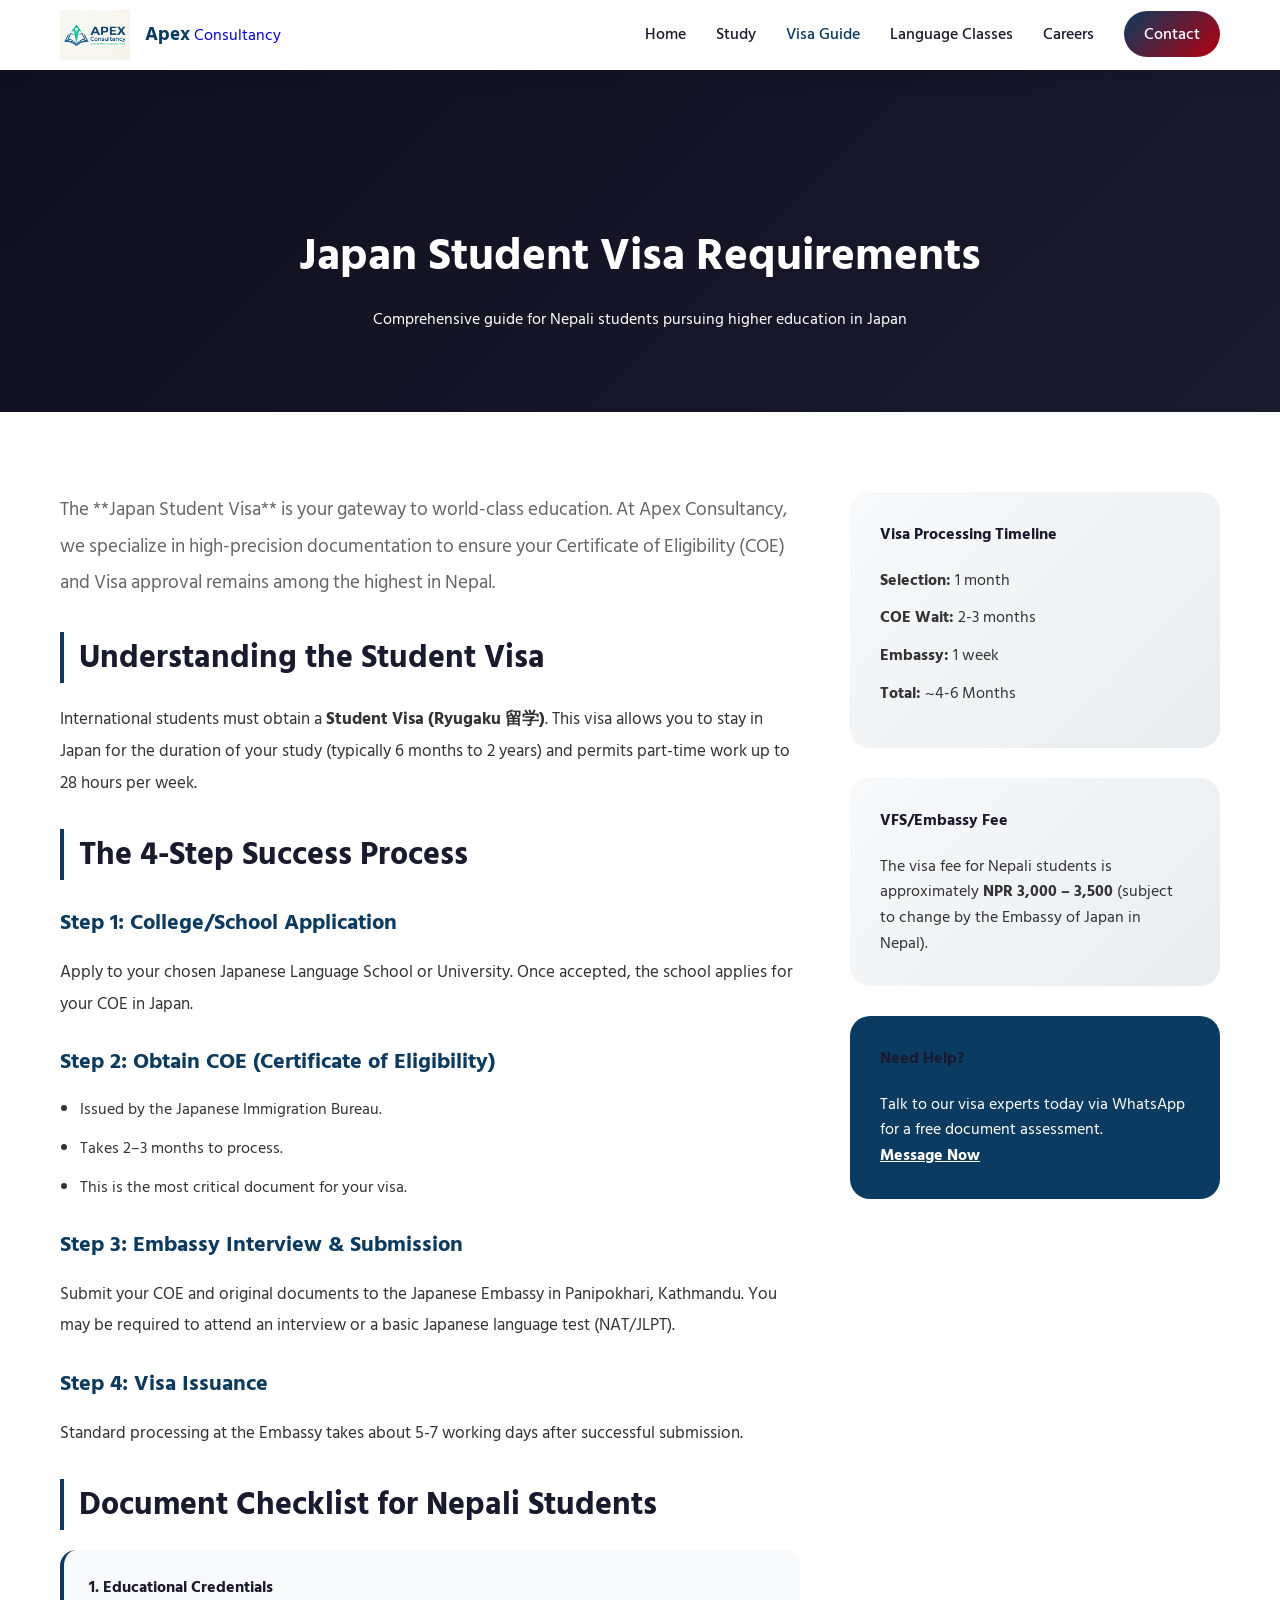
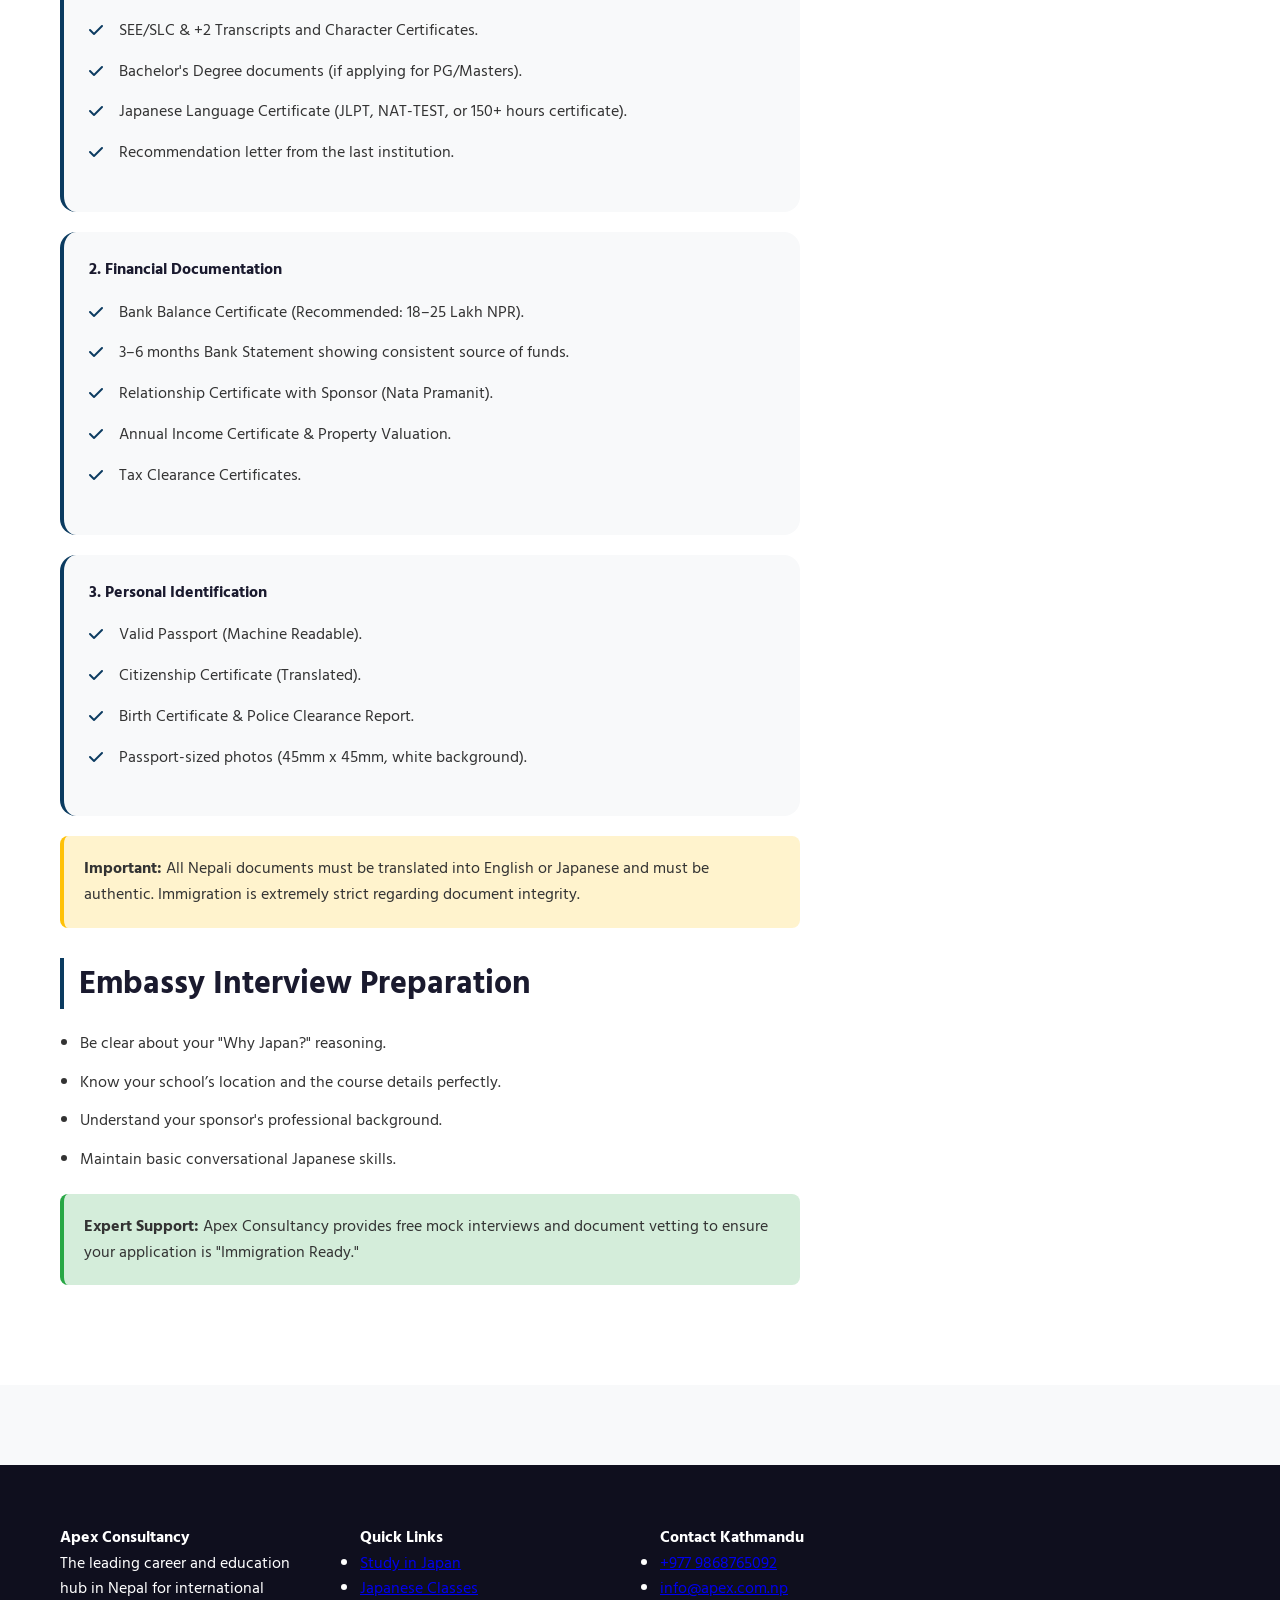
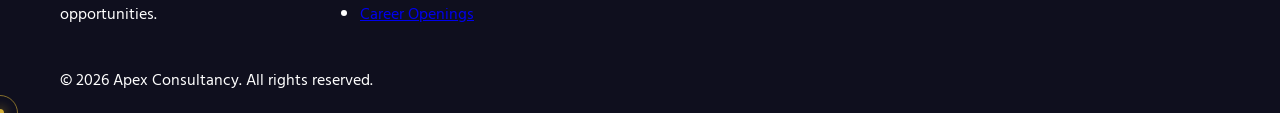
<file: japan-student-visa.html>
﻿<!DOCTYPE html>
<html lang="bn">
<head>
   <meta charset="UTF-8">
   <meta name="viewport" content="width=device-width, initial-scale=1.0">
   <title>Japan Student Visa Requirements 2024 | Complete Checklist | JEJC</title>
   <meta name="description" content="Japan student visa requirements সম্পূর্ণ তালিকা। বাংলাদেশ থেকে জাপান স্টুডেন্ট ভিসা আবেদন প্রক্রিয়া, প্রয়োজনীয় ডকুমেন্টস, ইন্টারভিউ টিপস, এবং সময়সূচি। JEJC বিশেষজ্ঞ পরামর্শ।">
   <link href="https://fonts.googleapis.com/css2?family=Hind+Siliguri:wght@300;400;500;600;700&display=swap" rel="stylesheet">
   <link rel="stylesheet" href="https://cdnjs.cloudflare.com/ajax/libs/font-awesome/6.4.0/css/all.min.css">
   <style>
       /* [CSS Same as study-in-japan.html] */
       :root { --primary: #0B3B60; --primary-dark: #b3000e; --secondary: #1a1a2e; --accent: #f4d03f; --light: #f8f9fa; --dark: #0f0f1e; --text: #333; --gray: #666; --border: #e0e0e0; }
       * { margin: 0; padding: 0; box-sizing: border-box; }
       body { font-family: 'Hind Siliguri', sans-serif; background: var(--light); color: var(--text); line-height: 1.6; }
       .header { position: fixed; top: 0; left: 0; width: 100%; z-index: 1000; background: rgba(255,255,255,0.98); backdrop-filter: blur(10px); box-shadow: 0 2px 20px rgba(0,0,0,0.1); }
       .nav-container { max-width: 1200px; margin: 0 auto; padding: 10px 20px; display: flex; justify-content: space-between; align-items: center; }
       .logo { display: flex; align-items: center; gap: 15px; text-decoration: none; }
       .logo img { height: 50px; }
       .logo-title { font-size: 1.2rem; font-weight: 700; color: var(--primary); }
       .desktop-menu { display: flex; list-style: none; gap: 30px; }
       .desktop-menu a { text-decoration: none; color: var(--secondary); font-weight: 500; }
       .desktop-menu a:hover { color: var(--primary); }
       .nav-cta { background: linear-gradient(135deg, var(--primary) 0%, var(--primary-dark) 100%); color: white !important; padding: 10px 20px !important; border-radius: 50px; }
       .mobile-toggle { display: none; flex-direction: column; gap: 5px; cursor: pointer; }
       .mobile-toggle span { width: 25px; height: 3px; background: var(--secondary); }
       .container { max-width: 1200px; margin: 0 auto; padding: 0 20px; }
       .page-header { background: linear-gradient(135deg, var(--dark) 0%, var(--secondary) 100%); color: white; padding: 150px 20px 80px; margin-top: 70px; text-align: center; }
       .page-header h1 { font-size: 2.8rem; margin-bottom: 15px; }
       .content-section { padding: 80px 20px; background: white; }
       .content-grid { display: grid; grid-template-columns: 2fr 1fr; gap: 50px; }
       .main-content h2 { color: var(--secondary); font-size: 2rem; margin: 30px 0 20px; border-left: 4px solid var(--primary); padding-left: 15px; }
       .main-content h3 { color: var(--primary); font-size: 1.4rem; margin: 25px 0 15px; }
       .main-content p { line-height: 1.9; margin-bottom: 15px; font-size: 1.05rem; }
       .main-content ul { margin-left: 20px; margin-bottom: 20px; }
       .main-content li { margin-bottom: 10px; line-height: 1.8; }
       .checklist-box { background: #f8f9fa; border-radius: 16px; padding: 25px; margin: 20px 0; border-left: 4px solid var(--primary); }
       .checklist-box h4 { color: var(--secondary); margin-bottom: 15px; }
       .checklist-box ul { list-style: none; margin-left: 0; }
       .checklist-box li { padding-left: 30px; position: relative; margin-bottom: 12px; }
       .checklist-box li:before { content: '\f00c'; font-family: 'Font Awesome 6 Free'; font-weight: 900; position: absolute; left: 0; color: var(--primary); }
       .sidebar { position: sticky; top: 100px; height: fit-content; }
       .sidebar-box { background: linear-gradient(135deg, #f8f9fa 0%, #e9ecef 100%); border-radius: 20px; padding: 30px; margin-bottom: 30px; }
       .sidebar-box h4 { color: var(--secondary); margin-bottom: 20px; }
       .sidebar-box ul { list-style: none; }
       .sidebar-box li { margin-bottom: 12px; }
       .sidebar-box a { color: var(--primary); text-decoration: none; font-weight: 600; }
       .warning-box { background: #fff3cd; border-left: 4px solid #ffc107; padding: 20px; border-radius: 8px; margin: 20px 0; }
       .success-box { background: #d4edda; border-left: 4px solid #28a745; padding: 20px; border-radius: 8px; margin: 20px 0; }
       .btn { padding: 12px 25px; border-radius: 50px; text-decoration: none; font-weight: 600; display: inline-flex; align-items: center; gap: 8px; border: none; cursor: pointer; font-family: 'Hind Siliguri', sans-serif; background: linear-gradient(135deg, var(--primary) 0%, var(--primary-dark) 100%); color: white; }
       .footer { background: var(--dark); color: white; padding: 60px 20px 20px; margin-top: 80px; }
       .footer-grid { display: grid; grid-template-columns: repeat(4, 1fr); gap: 40px; margin-bottom: 40px; }
       @media (max-width: 992px) { .content-grid { grid-template-columns: 1fr; } .sidebar { position: static; } .desktop-menu { display: none; } .mobile-toggle { display: flex; } }
       @media (max-width: 576px) { .footer-grid { grid-template-columns: 1fr; } }
   </style>
    <link rel="stylesheet" href="spatial-animations.css">
</head>
<body>
    <header class="header">
        <div class="nav-container">
            <a href="index.html" class="logo">
                <img src="logo.png" alt="Apex educational consultancy">
                <div class="logo-text">
                    <span class="logo-title">Apex</span>
                    <span class="logo-subtitle">Consultancy</span>
                </div>
            </a>
            <nav>
                <ul class="desktop-menu">
                    <li><a href="index.html">Home</a></li>
                    <li><a href="study-in-japan.html">Study</a></li>
                    <li><a href="japan-student-visa.html" style="color: var(--primary);">Visa Guide</a></li>
                    <li><a href="japanese-language-course.html">Language Classes</a></li>
                    <li><a href="jobs.html">Careers</a></li>
                    <li><a href="index.html#contact" class="nav-cta">Contact</a></li>
                </ul>
            </nav>
        </div>
    </header>

    <section class="page-header">
        <div class="container">
            <h1>Japan Student Visa Requirements</h1>
            <p>Comprehensive guide for Nepali students pursuing higher education in Japan</p>
        </div>
    </section>

    <section class="content-section">
        <div class="container">
            <div class="content-grid">
                <div class="main-content">
                    <p style="font-size: 1.2rem; color: var(--gray); margin-bottom: 30px;">
                        The **Japan Student Visa** is your gateway to world-class education. At Apex Consultancy, we specialize in high-precision documentation to ensure your Certificate of Eligibility (COE) and Visa approval remains among the highest in Nepal.
                    </p>

                    <h2>Understanding the Student Visa</h2>
                    <p>International students must obtain a <strong>Student Visa (Ryugaku 留学)</strong>. This visa allows you to stay in Japan for the duration of your study (typically 6 months to 2 years) and permits part-time work up to 28 hours per week.</p>

                    <h2>The 4-Step Success Process</h2>

                    <h3>Step 1: College/School Application</h3>
                    <p>Apply to your chosen Japanese Language School or University. Once accepted, the school applies for your COE in Japan.</p>

                    <h3>Step 2: Obtain COE (Certificate of Eligibility)</h3>
                    <ul>
                        <li>Issued by the Japanese Immigration Bureau.</li>
                        <li>Takes 2–3 months to process.</li>
                        <li>This is the most critical document for your visa.</li>
                    </ul>

                    <h3>Step 3: Embassy Interview & Submission</h3>
                    <p>Submit your COE and original documents to the Japanese Embassy in Panipokhari, Kathmandu. You may be required to attend an interview or a basic Japanese language test (NAT/JLPT).</p>

                    <h3>Step 4: Visa Issuance</h3>
                    <p>Standard processing at the Embassy takes about 5-7 working days after successful submission.</p>

                    <h2>Document Checklist for Nepali Students</h2>

                    <div class="checklist-box">
                        <h4>1. Educational Credentials</h4>
                        <ul>
                            <li>SEE/SLC & +2 Transcripts and Character Certificates.</li>
                            <li>Bachelor's Degree documents (if applying for PG/Masters).</li>
                            <li>Japanese Language Certificate (JLPT, NAT-TEST, or 150+ hours certificate).</li>
                            <li>Recommendation letter from the last institution.</li>
                        </ul>
                    </div>

                    <div class="checklist-box">
                        <h4>2. Financial Documentation</h4>
                        <ul>
                            <li>Bank Balance Certificate (Recommended: 18–25 Lakh NPR).</li>
                            <li>3–6 months Bank Statement showing consistent source of funds.</li>
                            <li>Relationship Certificate with Sponsor (Nata Pramanit).</li>
                            <li>Annual Income Certificate & Property Valuation.</li>
                            <li>Tax Clearance Certificates.</li>
                        </ul>
                    </div>

                    <div class="checklist-box">
                        <h4>3. Personal Identification</h4>
                        <ul>
                            <li>Valid Passport (Machine Readable).</li>
                            <li>Citizenship Certificate (Translated).</li>
                            <li>Birth Certificate & Police Clearance Report.</li>
                            <li>Passport-sized photos (45mm x 45mm, white background).</li>
                        </ul>
                    </div>

                    <div class="warning-box">
                        <strong>Important:</strong> All Nepali documents must be translated into English or Japanese and must be authentic. Immigration is extremely strict regarding document integrity.
                    </div>

                    <h2>Embassy Interview Preparation</h2>
                    <ul>
                        <li>Be clear about your "Why Japan?" reasoning.</li>
                        <li>Know your school’s location and the course details perfectly.</li>
                        <li>Understand your sponsor's professional background.</li>
                        <li>Maintain basic conversational Japanese skills.</li>
                    </ul>

                    <div class="success-box">
                        <strong>Expert Support:</strong> Apex Consultancy provides free mock interviews and document vetting to ensure your application is "Immigration Ready."
                    </div>
                </div>

                <aside class="sidebar">
                    <div class="sidebar-box">
                        <h4>Visa Processing Timeline</h4>
                        <ul>
                            <li><strong>Selection:</strong> 1 month</li>
                            <li><strong>COE Wait:</strong> 2-3 months</li>
                            <li><strong>Embassy:</strong> 1 week</li>
                            <li><strong>Total:</strong> ~4-6 Months</li>
                        </ul>
                    </div>

                    <div class="sidebar-box">
                        <h4>VFS/Embassy Fee</h4>
                        <p>The visa fee for Nepali students is approximately <strong>NPR 3,000 – 3,500</strong> (subject to change by the Embassy of Japan in Nepal).</p>
                    </div>

                    <div class="sidebar-box" style="background: var(--primary); color: white;">
                        <h4>Need Help?</h4>
                        <p>Talk to our visa experts today via WhatsApp for a free document assessment.</p>
                        <a href="https://wa.me/9779868765092?text=I%20need%20help%20with%20my%20Japan%20Student%20Visa%20documentation." 
                           style="color: white; font-weight: bold; text-decoration: underline;">Message Now</a>
                    </div>
                </aside>
            </div>
        </div>
    </section>

    <footer class="footer">
        <div class="container">
            <div class="footer-grid">
                <div class="footer-column">
                    <h4>Apex Consultancy</h4>
                    <p>The leading career and education hub in Nepal for international opportunities.</p>
                </div>
                <div class="footer-column">
                    <h4>Quick Links</h4>
                    <ul>
                        <li><a href="study-in-japan.html">Study in Japan</a></li>
                        <li><a href="japanese-language-course.html">Japanese Classes</a></li>
                        <li><a href="jobs.html">Career Openings</a></li>
                    </ul>
                </div>
                <div class="footer-column">
                    <h4>Contact Kathmandu</h4>
                    <ul>
                        <li><a href="tel:+9779868765092">+977 9868765092</a></li>
                        <li><a href="mailto:info@apexconsultancy.com.np">info@apex.com.np</a></li>
                    </ul>
                </div>
            </div>
            <div class="footer-bottom">
                <p>&copy; 2026 Apex Consultancy. All rights reserved.</p>
            </div>
        </div>
    </footer>
    <script src="spatial-animations.js"></script>
</body>
  </html>
</file>
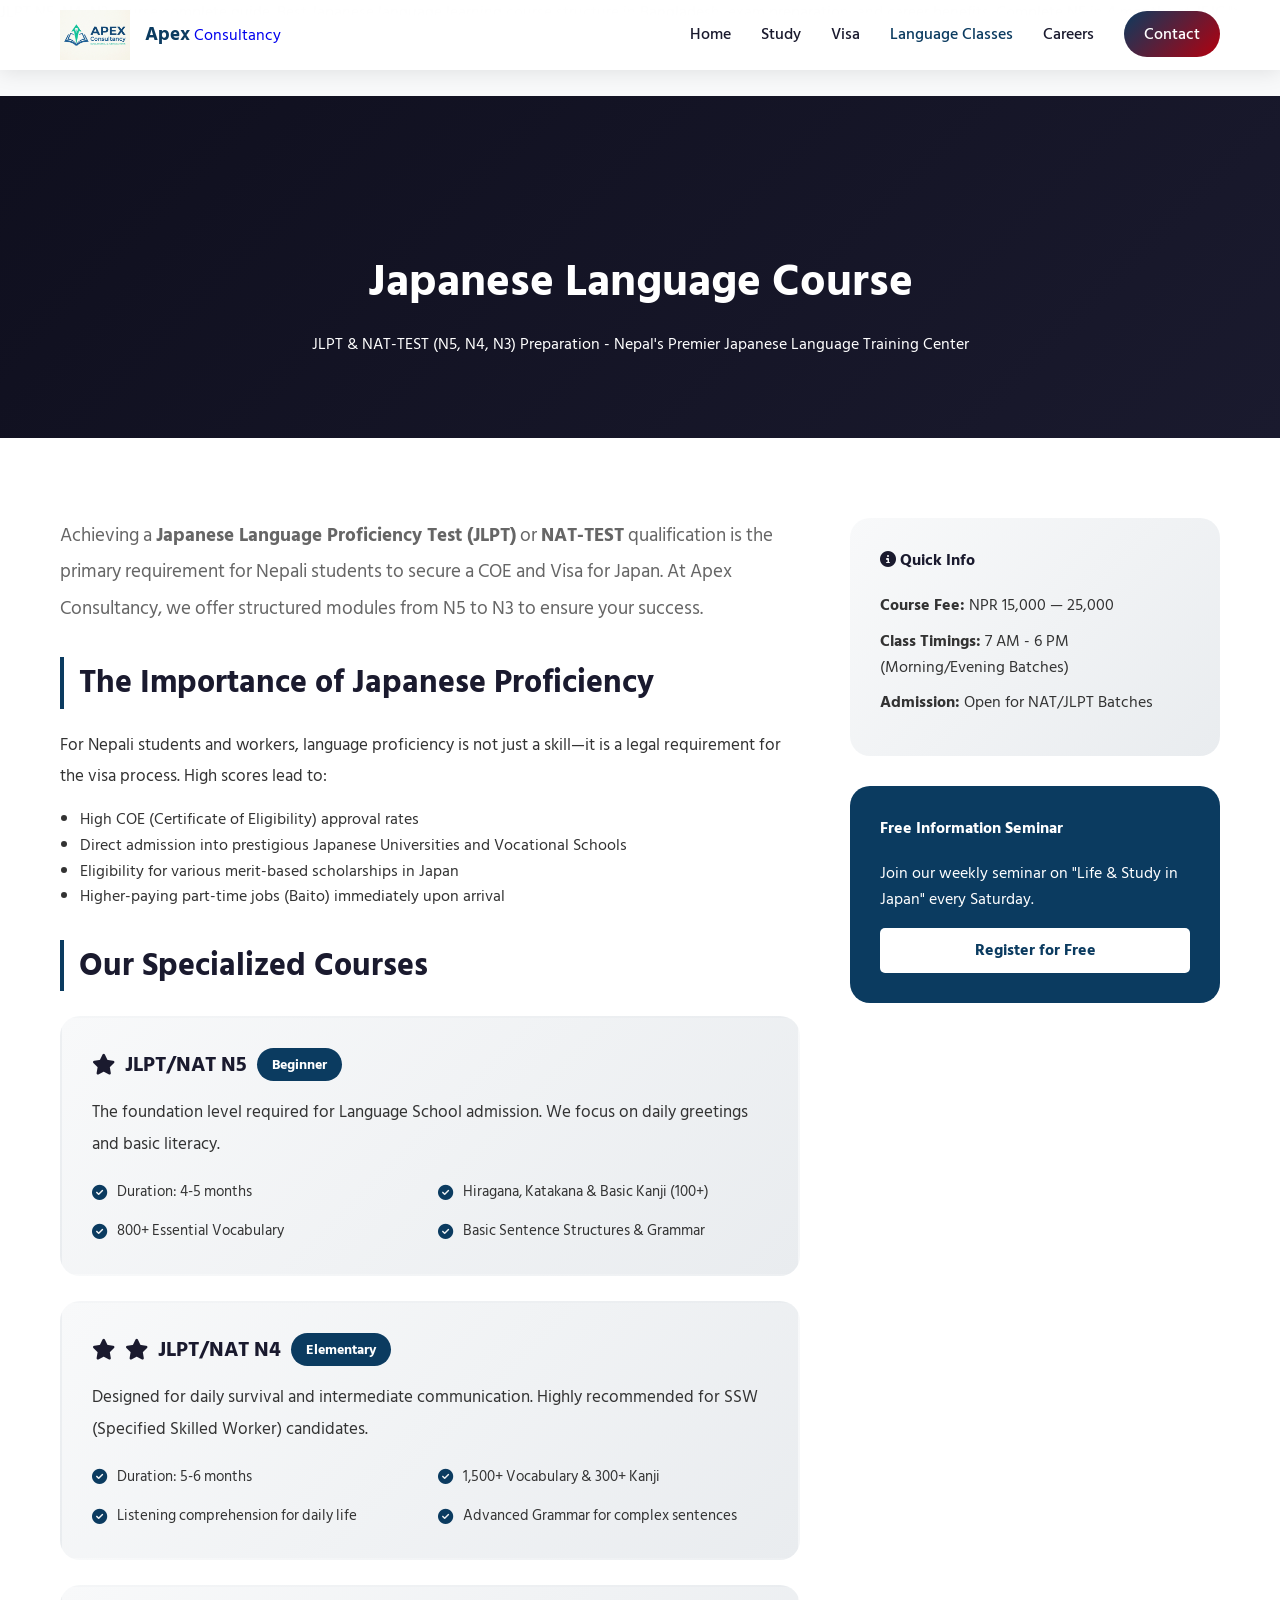
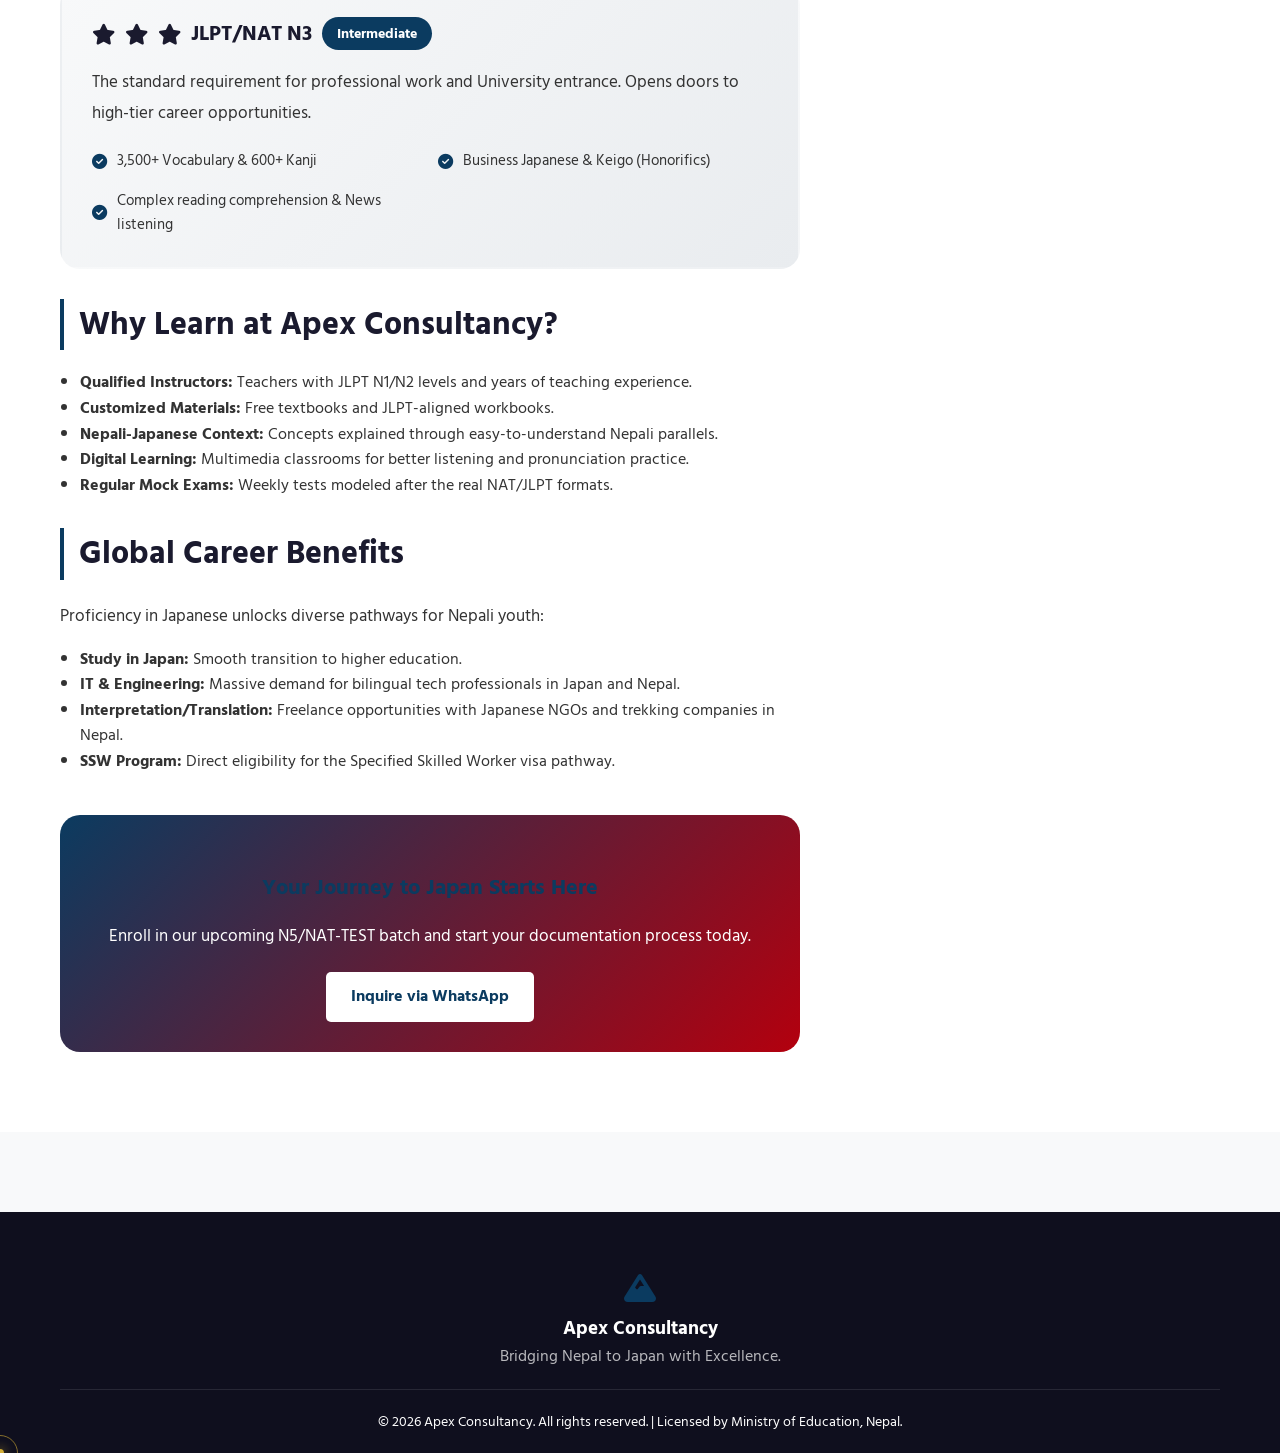
<file: japanese-language-course.html>
﻿<!DOCTYPE html>
<html lang="bn">

<head>
    <meta charset="UTF-8">
    <meta name="viewport" content="width=device-width, initial-scale=1.0">
    <title>Japanese Language Course N5 N4 N3 | JLPT Preparation | JEJC</title>
    <meta name="description" content>JLPT N5, N4, N3 course complete guide. Best Japanese language learning course
    structure in Bangladesh, exam preparation, and career benefits. Complete N5 in 4 months at JEJC.">
    <link href="https://fonts.googleapis.com/css2?family=Hind+Siliguri:wght@300;400;500;600;700&display=swap"
        rel="stylesheet">
    <link rel="stylesheet" href="https://cdnjs.cloudflare.com/ajax/libs/font-awesome/6.4.0/css/all.min.css">
    <style>
        :root {
            --primary: #0B3B60;
            --primary-dark: #b3000e;
            --secondary: #1a1a2e;
            --accent: #f4d03f;
            --light: #f8f9fa;
            --dark: #0f0f1e;
            --text: #333;
            --gray: #666;
            --border: #e0e0e0;
        }

        * {
            margin: 0;
            padding: 0;
            box-sizing: border-box;
        }

        body {
            font-family: 'Hind Siliguri', sans-serif;
            background: var(--light);
            color: var(--text);
            line-height: 1.6;
        }

        .header {
            position: fixed;
            top: 0;
            left: 0;
            width: 100%;
            z-index: 1000;
            background: rgba(255, 255, 255, 0.98);
            backdrop-filter: blur(10px);
            box-shadow: 0 2px 20px rgba(0, 0, 0, 0.1);
        }

        .nav-container {
            max-width: 1200px;
            margin: 0 auto;
            padding: 10px 20px;
            display: flex;
            justify-content: space-between;
            align-items: center;
        }

        .logo {
            display: flex;
            align-items: center;
            gap: 15px;
            text-decoration: none;
        }

        .logo img {
            height: 50px;
        }

        .logo-title {
            font-size: 1.2rem;
            font-weight: 700;
            color: var(--primary);
        }

        .desktop-menu {
            display: flex;
            list-style: none;
            gap: 30px;
        }

        .desktop-menu a {
            text-decoration: none;
            color: var(--secondary);
            font-weight: 500;
        }

        .desktop-menu a:hover {
            color: var(--primary);
        }

        .nav-cta {
            background: linear-gradient(135deg, var(--primary) 0%, var(--primary-dark) 100%);
            color: white !important;
            padding: 10px 20px !important;
            border-radius: 50px;
        }

        .mobile-toggle {
            display: none;
            flex-direction: column;
            gap: 5px;
            cursor: pointer;
        }

        .mobile-toggle span {
            width: 25px;
            height: 3px;
            background: var(--secondary);
        }

        .container {
            max-width: 1200px;
            margin: 0 auto;
            padding: 0 20px;
        }

        .page-header {
            background: linear-gradient(135deg, var(--dark) 0%, var(--secondary) 100%);
            color: white;
            padding: 150px 20px 80px;
            margin-top: 70px;
            text-align: center;
        }

        .page-header h1 {
            font-size: 2.8rem;
            margin-bottom: 15px;
        }

        .content-section {
            padding: 80px 20px;
            background: white;
        }

        .content-grid {
            display: grid;
            grid-template-columns: 2fr 1fr;
            gap: 50px;
        }

        .main-content h2 {
            color: var(--secondary);
            font-size: 2rem;
            margin: 30px 0 20px;
            border-left: 4px solid var(--primary);
            padding-left: 15px;
        }

        .main-content h3 {
            color: var(--primary);
            font-size: 1.4rem;
            margin: 25px 0 15px;
        }

        .main-content p {
            line-height: 1.9;
            margin-bottom: 15px;
            font-size: 1.05rem;
        }

        .level-card {
            background: linear-gradient(135deg, #f8f9fa 0%, #e9ecef 100%);
            border-radius: 20px;
            padding: 30px;
            margin: 25px 0;
            border: 2px solid transparent;
            transition: all 0.3s;
        }

        .level-card:hover {
            border-color: var(--primary);
            transform: translateY(-5px);
        }

        .level-card h4 {
            color: var(--secondary);
            font-size: 1.3rem;
            margin-bottom: 15px;
            display: flex;
            align-items: center;
            gap: 10px;
        }

        .level-card h4 span {
            background: var(--primary);
            color: white;
            padding: 5px 15px;
            border-radius: 20px;
            font-size: 0.9rem;
        }

        .feature-list {
            display: grid;
            grid-template-columns: repeat(2, 1fr);
            gap: 15px;
            margin-top: 20px;
        }

        .feature-item {
            display: flex;
            align-items: center;
            gap: 10px;
            font-size: 0.95rem;
        }

        .feature-item i {
            color: var(--primary);
        }

        .sidebar {
            position: sticky;
            top: 100px;
            height: fit-content;
        }

        .sidebar-box {
            background: linear-gradient(135deg, #f8f9fa 0%, #e9ecef 100%);
            border-radius: 20px;
            padding: 30px;
            margin-bottom: 30px;
        }

        .sidebar-box h4 {
            color: var(--secondary);
            margin-bottom: 20px;
        }

        .btn {
            padding: 12px 25px;
            border-radius: 50px;
            text-decoration: none;
            font-weight: 600;
            display: inline-flex;
            align-items: center;
            gap: 8px;
            border: none;
            cursor: pointer;
            font-family: 'Hind Siliguri', sans-serif;
            background: linear-gradient(135deg, var(--primary) 0%, var(--primary-dark) 100%);
            color: white;
        }

        .footer {
            background: var(--dark);
            color: white;
            padding: 60px 20px 20px;
            margin-top: 80px;
        }

        @media (max-width: 992px) {
            .content-grid {
                grid-template-columns: 1fr;
            }

            .sidebar {
                position: static;
            }

            .desktop-menu {
                display: none;
            }

            .mobile-toggle {
                display: flex;
            }

            .feature-list {
                grid-template-columns: 1fr;
            }
        }
    </style>
    <link rel="stylesheet" href="spatial-animations.css">
</head>

<body>
    <header class="header">
        <div class="nav-container">
             <a href="index.html" class="logo">
                <img src="logo.png" alt="Apex educational consultancy">
                <div class="logo-text">
                    <span class="logo-title">Apex</span>
                    <span class="logo-subtitle">Consultancy</span>
                </div>
            </a>
            <nav>
                <ul class="desktop-menu">
                    <li><a href="index.html">Home</a></li>
                    <li><a href="study-in-japan.html">Study</a></li>
                    <li><a href="japan-student-visa.html">Visa</a></li>
                    <li><a href="japanese-language-course.html" style="color: var(--primary);">Language Classes</a></li>
                    <li><a href="jobs.html">Careers</a></li>
                    <li><a href="index.html#contact" class="nav-cta">Contact</a></li>
                </ul>
            </nav>
            <div class="mobile-toggle"><span></span><span></span><span></span></div>
        </div>
    </header>

    <section class="page-header">
        <div class="container">
            <h1>Japanese Language Course</h1>
            <p>JLPT & NAT-TEST (N5, N4, N3) Preparation - Nepal's Premier Japanese Language Training Center</p>
        </div>
    </section>

    <section class="content-section">
        <div class="container">
            <div class="content-grid">
                <div class="main-content">
                    <p style="font-size: 1.2rem; color: var(--gray); margin-bottom: 30px;">
                        Achieving a <strong>Japanese Language Proficiency Test (JLPT)</strong> or
                        <strong>NAT-TEST</strong> qualification is the primary requirement for Nepali students to secure
                        a COE and Visa for Japan. At Apex Consultancy, we offer structured modules from N5 to N3 to
                        ensure your success.
                    </p>

                    <h2>The Importance of Japanese Proficiency</h2>
                    <p>For Nepali students and workers, language proficiency is not just a skill—it is a legal
                        requirement for the visa process. High scores lead to:</p>
                    <ul style="margin-left: 20px; margin-bottom: 20px;">
                        <li>High COE (Certificate of Eligibility) approval rates</li>
                        <li>Direct admission into prestigious Japanese Universities and Vocational Schools</li>
                        <li>Eligibility for various merit-based scholarships in Japan</li>
                        <li>Higher-paying part-time jobs (Baito) immediately upon arrival</li>
                    </ul>

                    <h2>Our Specialized Courses</h2>

                    <div class="level-card">
                        <h4><i class="fas fa-star"></i> JLPT/NAT N5 <span>Beginner</span></h4>
                        <p>The foundation level required for Language School admission. We focus on daily greetings and
                            basic literacy.</p>
                        <div class="feature-list">
                            <div class="feature-item"><i class="fas fa-check-circle"></i> Duration: 4-5 months</div>
                            <div class="feature-item"><i class="fas fa-check-circle"></i> Hiragana, Katakana & Basic
                                Kanji (100+)</div>
                            <div class="feature-item"><i class="fas fa-check-circle"></i> 800+ Essential Vocabulary
                            </div>
                            <div class="feature-item"><i class="fas fa-check-circle"></i> Basic Sentence Structures &
                                Grammar</div>
                        </div>
                    </div>

                    <div class="level-card">
                        <h4><i class="fas fa-star"></i> <i class="fas fa-star"></i> JLPT/NAT N4 <span>Elementary</span>
                        </h4>
                        <p>Designed for daily survival and intermediate communication. Highly recommended for SSW
                            (Specified Skilled Worker) candidates.</p>
                        <div class="feature-list">
                            <div class="feature-item"><i class="fas fa-check-circle"></i> Duration: 5-6 months</div>
                            <div class="feature-item"><i class="fas fa-check-circle"></i> 1,500+ Vocabulary & 300+ Kanji
                            </div>
                            <div class="feature-item"><i class="fas fa-check-circle"></i> Listening comprehension for
                                daily life</div>
                            <div class="feature-item"><i class="fas fa-check-circle"></i> Advanced Grammar for complex
                                sentences</div>
                        </div>
                    </div>

                    <div class="level-card">
                        <h4><i class="fas fa-star"></i> <i class="fas fa-star"></i> <i class="fas fa-star"></i> JLPT/NAT
                            N3 <span>Intermediate</span></h4>
                        <p>The standard requirement for professional work and University entrance. Opens doors to
                            high-tier career opportunities.</p>
                        <div class="feature-list">
                            <div class="feature-item"><i class="fas fa-check-circle"></i> 3,500+ Vocabulary & 600+ Kanji
                            </div>
                            <div class="feature-item"><i class="fas fa-check-circle"></i> Business Japanese & Keigo
                                (Honorifics)</div>
                            <div class="feature-item"><i class="fas fa-check-circle"></i> Complex reading comprehension
                                & News listening</div>
                        </div>
                    </div>

                    <h2>Why Learn at Apex Consultancy?</h2>
                    <ul style="margin-left: 20px; margin-bottom: 20px;">
                        <li><strong>Qualified Instructors:</strong> Teachers with JLPT N1/N2 levels and years of
                            teaching experience.</li>
                        <li><strong>Customized Materials:</strong> Free textbooks and JLPT-aligned workbooks.</li>
                        <li><strong>Nepali-Japanese Context:</strong> Concepts explained through easy-to-understand
                            Nepali parallels.</li>
                        <li><strong>Digital Learning:</strong> Multimedia classrooms for better listening and
                            pronunciation practice.</li>
                        <li><strong>Regular Mock Exams:</strong> Weekly tests modeled after the real NAT/JLPT formats.
                        </li>
                    </ul>

                    <h2>Global Career Benefits</h2>
                    <p>Proficiency in Japanese unlocks diverse pathways for Nepali youth:</p>
                    <ul style="margin-left: 20px; margin-bottom: 20px;">
                        <li><strong>Study in Japan:</strong> Smooth transition to higher education.</li>
                        <li><strong>IT & Engineering:</strong> Massive demand for bilingual tech professionals in Japan
                            and Nepal.</li>
                        <li><strong>Interpretation/Translation:</strong> Freelance opportunities with Japanese NGOs and
                            trekking companies in Nepal.</li>
                        <li><strong>SSW Program:</strong> Direct eligibility for the Specified Skilled Worker visa
                            pathway.</li>
                    </ul>

                    <div
                        style="margin-top: 40px; padding: 30px; background: linear-gradient(135deg, var(--primary) 0%, var(--primary-dark) 100%); color: white; border-radius: 20px; text-align: center;">
                        <h3 style="margin-bottom: 15px;">Your Journey to Japan Starts Here</h3>
                        <p style="margin-bottom: 20px;">Enroll in our upcoming N5/NAT-TEST batch and start your
                            documentation process today.</p>
                        <a href="https://wa.me/9779868765092?text=I%20am%20interested%20in%20joining%20the%20Japanese%20Language%20Class.%20Please%20provide%20batch%20timings."
                            class="btn"
                            style="background: white; color: var(--primary); text-decoration: none; padding: 12px 25px; border-radius: 5px; font-weight: bold;">Inquire
                            via WhatsApp</a>
                    </div>
                </div>

                <aside class="sidebar">
                    <div class="sidebar-box">
                        <h4><i class="fas fa-info-circle"></i> Quick Info</h4>
                        <p style="margin-bottom: 10px;"><strong>Course Fee:</strong> NPR 15,000 — 25,000</p>
                        <p style="margin-bottom: 10px;"><strong>Class Timings:</strong> 7 AM - 6 PM (Morning/Evening
                            Batches)</p>
                        <p style="margin-bottom: 10px;"><strong>Admission:</strong> Open for NAT/JLPT Batches</p>
                    </div>

                    <div class="sidebar-box" style="background: var(--primary); color: white;">
                        <h4 style="color: white;">Free Information Seminar</h4>
                        <p style="margin-bottom: 15px;">Join our weekly seminar on "Life & Study in Japan" every
                            Saturday.</p>
                        <a href="https://wa.me/9779868765092?text=I%20want%20to%20register%20for%20the%20free%20Saturday%20seminar."
                            class="btn"
                            style="background: white; color: var(--primary); width: 100%; display: flex; justify-content: center; text-decoration: none; padding: 10px 0; border-radius: 5px; font-weight: bold;">
                            Register for Free
                        </a>
                    </div>
                </aside>

            </div>
        </div>
    </section>

    <footer class="footer"
        style="background: var(--dark); color: white; padding: 60px 20px 20px; margin-top: 80px; text-align: center;">
        <div class="container">
            <div style="margin-bottom: 20px;">
                <i class="fas fa-mountain" style="font-size: 2rem; color: var(--primary); margin-bottom: 10px;"></i>
                <h3 style="color: white;">Apex Consultancy</h3>
                <p style="color: rgba(255,255,255,0.7);">Bridging Nepal to Japan with Excellence.</p>
            </div>
            <p style="font-size: 0.9rem; border-top: 1px solid rgba(255,255,255,0.1); padding-top: 20px;">
                &copy; 2026 Apex Consultancy. All rights reserved. | Licensed by Ministry of Education, Nepal.
            </p>
        </div>
    </footer>
    <script src="spatial-animations.js"></script>
</body>

</html>
</file>
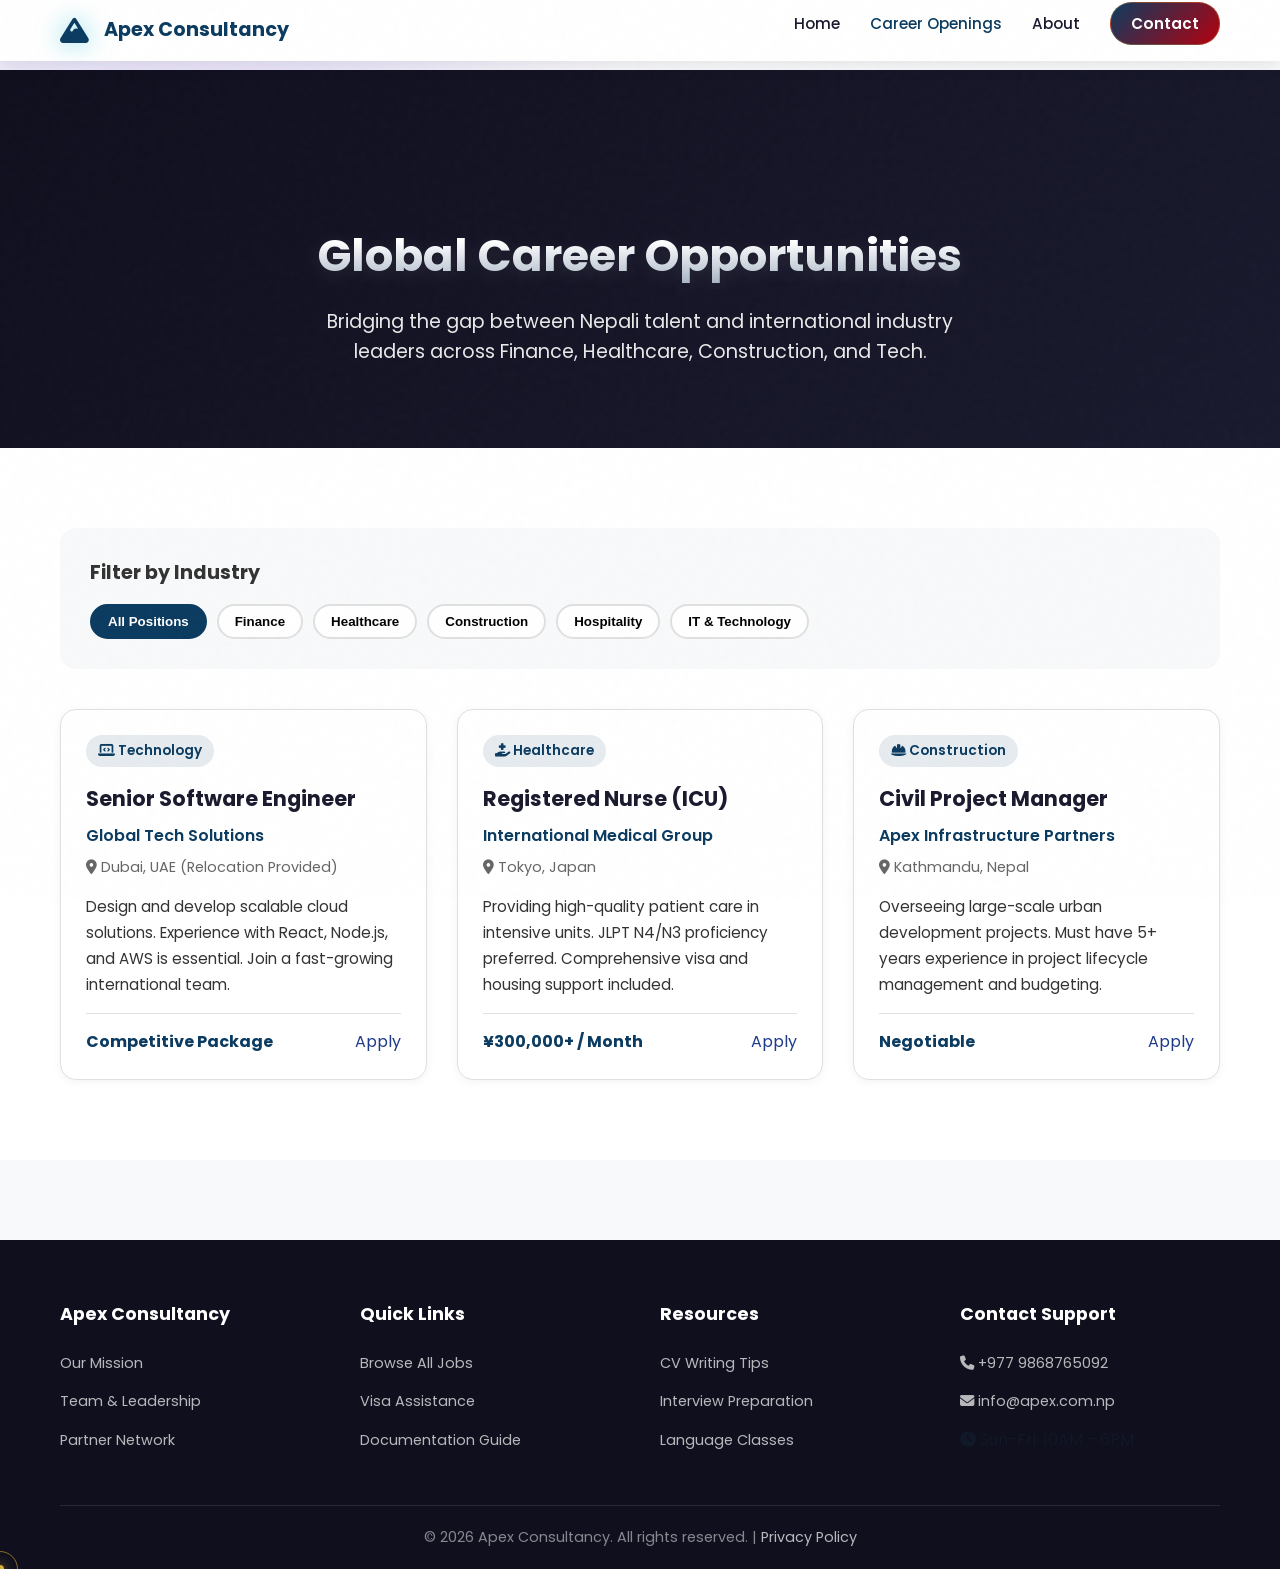
<file: jobs.html>
﻿<!DOCTYPE html>
<html lang="en">
<head>
   <meta charset="UTF-8">
   <meta name="viewport" content="width=device-width, initial-scale=1.0">
   <title>Job Listings - Professional Job Centre | Finance, Healthcare, Construction & More</title>
   <meta name="description" content="Browse diverse job opportunities across Finance, Healthcare, Construction, Hospitality, IT and more industries. Professional Job Centre - your gateway to career success.">
   <link href="https://fonts.googleapis.com/css2?family=Poppins:wght@300;400;500;600;700&display=swap" rel="stylesheet">
   <link rel="stylesheet" href="https://cdnjs.cloudflare.com/ajax/libs/font-awesome/6.4.0/css/all.min.css">
   <link rel="stylesheet" href="premium-css-enhancements.css">
   <link rel="stylesheet" href="premium-enhancements-addon.css">
   <style>
       :root {
           --primary: #0B3B60;
           --primary-dark: #b3000e;
           --secondary: #1a1a2e;
           --accent: #f4d03f;
           --light: #f8f9fa;
           --dark: #0f0f1e;
           --text: #333;
           --gray: #666;
           --border: #e0e0e0;
       }
       * { margin: 0; padding: 0; box-sizing: border-box; }
       html { scroll-behavior: smooth; }
       body { font-family: 'Poppins', sans-serif; background: var(--light); color: var(--text); line-height: 1.6; overflow-x: hidden; }
       .header { position: fixed; top: 0; left: 0; width: 100%; z-index: 1000; background: rgba(255,255,255,0.98); backdrop-filter: blur(10px); box-shadow: 0 2px 20px rgba(0,0,0,0.1); }
       .nav-container { max-width: 1200px; margin: 0 auto; padding: 10px 20px; display: flex; justify-content: space-between; align-items: center; }
       .logo { display: flex; align-items: center; gap: 15px; text-decoration: none; }
       .logo img { height: 50px; width: auto; }
       .logo-title { font-size: 1.2rem; font-weight: 700; color: var(--primary); }
       .desktop-menu { display: flex; list-style: none; gap: 30px; align-items: center; }
       .desktop-menu a { text-decoration: none; color: var(--secondary); font-weight: 500; font-size: 0.95rem; transition: color 0.3s; }
       .desktop-menu a:hover { color: var(--primary); }
       .nav-cta { background: linear-gradient(135deg, var(--primary) 0%, var(--primary-dark) 100%); color: white !important; padding: 10px 20px !important; border-radius: 50px; font-weight: 600 !important; }
       .mobile-toggle { display: none; flex-direction: column; gap: 5px; cursor: pointer; padding: 10px; }
       .mobile-toggle span { width: 25px; height: 3px; background: var(--secondary); border-radius: 3px; }
       .container { max-width: 1200px; margin: 0 auto; padding: 0 20px; }
       .page-header { background: linear-gradient(135deg, var(--dark) 0%, var(--secondary) 100%); color: white; padding: 150px 20px 80px; margin-top: 70px; text-align: center; }
       .page-header h1 { font-size: 2.8rem; margin-bottom: 15px; }
       .page-header p { font-size: 1.2rem; opacity: 0.9; max-width: 700px; margin: 0 auto; }
       .content-section { padding: 80px 20px; background: white; }
       .jobs-grid { display: grid; grid-template-columns: repeat(auto-fill, minmax(320px, 1fr)); gap: 30px; }
       .job-card { background: white; border-radius: 16px; padding: 25px; border: 1px solid #e0e0e0; box-shadow: 0 2px 10px rgba(0,0,0,0.05); transition: all 0.3s; cursor: pointer; }
       .job-card:hover { transform: translateY(-5px); box-shadow: 0 10px 25px rgba(0,0,0,0.1); border-color: var(--primary); }
       .job-badge { display: inline-block; padding: 5px 12px; background: rgba(11,59,96,0.1); color: var(--primary); font-size: 0.85rem; border-radius: 20px; margin-bottom: 15px; font-weight: 600; }
       .job-title { font-size: 1.3rem; font-weight: 700; margin-bottom: 8px; color: var(--secondary); }
       .job-company { color: var(--primary); font-weight: 600; margin-bottom: 8px; }
       .job-location { color: var(--gray); font-size: 0.9rem; margin-bottom: 15px; }
       .job-description { color: var(--text); margin-bottom: 15px; font-size: 0.95rem; line-height: 1.7; }
       .job-meta { display: flex; justify-content: space-between; align-items: center; padding-top: 15px; border-top: 1px solid var(--border); }
       .job-salary { color: var(--primary); font-weight: 700; }
       .job-type { background: var(--light); padding: 4px 10px; border-radius: 10px; font-size: 0.85rem; color: var(--secondary); }
       .filter-section { margin-bottom: 40px; padding: 30px; background: var(--light); border-radius: 16px; }
       .filter-title { font-size: 1.2rem; font-weight: 700; margin-bottom: 15px; }
       .filter-group { display: flex; flex-wrap: wrap; gap: 10px; }
       .filter-btn { padding: 8px 16px; background: white; border: 2px solid var(--border); border-radius: 20px; cursor: pointer; font-weight: 600; transition: all 0.3s; }
       .filter-btn:hover, .filter-btn.active { background: var(--primary); color: white; border-color: var(--primary); }
       .footer { background: var(--dark); color: white; padding: 60px 20px 20px; margin-top: 80px; }
       .footer-grid { display: grid; grid-template-columns: repeat(4, 1fr); gap: 40px; margin-bottom: 40px; }
       .footer-column h4 { font-size: 1.1rem; margin-bottom: 20px; }
       .footer-column ul { list-style: none; }
       .footer-column li { margin-bottom: 10px; }
       .footer-column a { color: rgba(255,255,255,0.7); text-decoration: none; font-size: 0.9rem; }
       .footer-bottom { border-top: 1px solid rgba(255,255,255,0.1); padding-top: 20px; text-align: center; color: rgba(255,255,255,0.5); font-size: 0.9rem; }
       @media (max-width: 992px) { .jobs-grid { grid-template-columns: repeat(auto-fill, minmax(280px, 1fr)); } .desktop-menu { display: none; } .mobile-toggle { display: flex; } .page-header h1 { font-size: 2rem; } .footer-grid { grid-template-columns: repeat(2, 1fr); } }
       @media (max-width: 576px) { .footer-grid { grid-template-columns: 1fr; } .filter-group { flex-direction: column; } .filter-btn { width: 100%; } }
   </style>
    <link rel="stylesheet" href="spatial-animations.css">
</head>
<body>
    <header class="header">
        <div class="nav-container">
            <a href="index.html" class="logo">
                <i class="fas fa-mountain" style="font-size: 1.8rem; color: var(--primary);"></i>
                <span class="logo-title">Apex Consultancy</span>
            </a>
            <nav>
                <ul class="desktop-menu">
                    <li><a href="index.html">Home</a></li>
                    <li><a href="jobs.html" style="color: var(--primary);">Career Openings</a></li>
                    <li><a href="index.html#about">About</a></li>
                    <li><a href="index.html#contact" class="nav-cta">Contact</a></li>
                </ul>
            </nav>
            <div class="mobile-toggle">
                <span></span>
                <span></span>
                <span></span>
            </div>
        </div>
    </header>

    <section class="page-header">
        <div class="container">
            <h1>Global Career Opportunities</h1>
            <p>Bridging the gap between Nepali talent and international industry leaders across Finance, Healthcare, Construction, and Tech.</p>
        </div>
    </section>

    <section class="content-section">
        <div class="container">
            <div class="filter-section">
                <h3 class="filter-title">Filter by Industry</h3>
                <div class="filter-group">
                    <button class="filter-btn active" onclick="filterJobs('all')">All Positions</button>
                    <button class="filter-btn" onclick="filterJobs('finance')">Finance</button>
                    <button class="filter-btn" onclick="filterJobs('healthcare')">Healthcare</button>
                    <button class="filter-btn" onclick="filterJobs('construction')">Construction</button>
                    <button class="filter-btn" onclick="filterJobs('hospitality')">Hospitality</button>
                    <button class="filter-btn" onclick="filterJobs('it')">IT & Technology</button>
                </div>
            </div>

            <div class="jobs-grid" id="jobsGrid">
                <div class="job-card" data-category="it">
                    <span class="job-badge"><i class="fas fa-laptop-code"></i> Technology</span>
                    <h3 class="job-title">Senior Software Engineer</h3>
                    <p class="job-company">Global Tech Solutions</p>
                    <p class="job-location"><i class="fas fa-map-marker-alt"></i> Dubai, UAE (Relocation Provided)</p>
                    <p class="job-description">Design and develop scalable cloud solutions. Experience with React, Node.js, and AWS is essential. Join a fast-growing international team.</p>
                    <div class="job-meta">
                        <span class="job-salary">Competitive Package</span>
                        <a href="https://wa.me/9779868765092?text=I%20am%20interested%20in%20the%20Senior%20Software%20Engineer%20position.%20Please%20guide%20me%20on%20the%20application%20process." target="_blank" class="job-apply-btn">Apply</a>
                    </div>
                </div>

                <div class="job-card" data-category="healthcare">
                    <span class="job-badge"><i class="fas fa-hand-holding-medical"></i> Healthcare</span>
                    <h3 class="job-title">Registered Nurse (ICU)</h3>
                    <p class="job-company">International Medical Group</p>
                    <p class="job-location"><i class="fas fa-map-marker-alt"></i> Tokyo, Japan</p>
                    <p class="job-description">Providing high-quality patient care in intensive units. JLPT N4/N3 proficiency preferred. Comprehensive visa and housing support included.</p>
                    <div class="job-meta">
                        <span class="job-salary">¥300,000+ / Month</span>
                        <a href="https://wa.me/9779868765092?text=I%20am%20interested%20in%20the%20Nursing%20opportunities%20in%20Japan.%20I%20would%20like%20to%20know%20more." target="_blank" class="job-apply-btn">Apply</a>
                    </div>
                </div>

                <div class="job-card" data-category="construction">
                    <span class="job-badge"><i class="fas fa-hard-hat"></i> Construction</span>
                    <h3 class="job-title">Civil Project Manager</h3>
                    <p class="job-company">Apex Infrastructure Partners</p>
                    <p class="job-location"><i class="fas fa-map-marker-alt"></i> Kathmandu, Nepal</p>
                    <p class="job-description">Overseeing large-scale urban development projects. Must have 5+ years experience in project lifecycle management and budgeting.</p>
                    <div class="job-meta">
                        <span class="job-salary">Negotiable</span>
                        <a href="https://wa.me/9779868765092?text=Applying%20for%20the%20Project%20Manager%20role%20in%20Kathmandu.%20Attached%20is%20my%20brief%20profile." target="_blank" class="job-apply-btn">Apply</a>
                    </div>
                </div>
                
                </div>
        </div>
    </section>

    <footer class="footer">
        <div class="container">
            <div class="footer-grid">
                <div class="footer-column">
                    <h4>Apex Consultancy</h4>
                    <ul>
                        <li><a href="index.html#about">Our Mission</a></li>
                        <li><a href="index.html">Team & Leadership</a></li>
                        <li><a href="jobs.html">Partner Network</a></li>
                    </ul>
                </div>
                <div class="footer-column">
                    <h4>Quick Links</h4>
                    <ul>
                        <li><a href="jobs.html">Browse All Jobs</a></li>
                        <li><a href="#">Visa Assistance</a></li>
                        <li><a href="#">Documentation Guide</a></li>
                    </ul>
                </div>
                <div class="footer-column">
                    <h4>Resources</h4>
                    <ul>
                        <li><a href="#">CV Writing Tips</a></li>
                        <li><a href="#">Interview Preparation</a></li>
                        <li><a href="#">Language Classes</a></li>
                    </ul>
                </div>
                <div class="footer-column">
                    <h4>Contact Support</h4>
                    <ul>
                        <li><a href="tel:+9779868765092"><i class="fas fa-phone"></i> +977 9868765092</a></li>
                        <li><a href="mailto:info@apexconsultancy.com.np"><i class="fas fa-envelope"></i> info@apex.com.np</a></li>
                        <li><i class="fas fa-clock"></i> Sun-Fri: 10AM - 6PM</li>
                    </ul>
                </div>
            </div>
            <div class="footer-bottom">
                <p>&copy; 2026 Apex Consultancy. All rights reserved. | <a href="#" style="color: rgba(255,255,255,0.7);">Privacy Policy</a></p>
            </div>
        </div>
    </footer>

    <script>
        function filterJobs(category) {
            const jobs = document.querySelectorAll('.job-card');
            const buttons = document.querySelectorAll('.filter-btn');
            
            buttons.forEach(btn => btn.classList.remove('active'));
            event.currentTarget.classList.add('active'); // Changed to currentTarget for better reliability
            
            jobs.forEach(job => {
                if (category === 'all' || job.getAttribute('data-category') === category) {
                    job.style.display = 'block';
                    setTimeout(() => job.style.opacity = '1', 10);
                } else {
                    job.style.display = 'none';
                    job.style.opacity = '0';
                }
            });
        }
    </script>
    <script src="spatial-animations.js"></script>
</body>
</html>
</file>
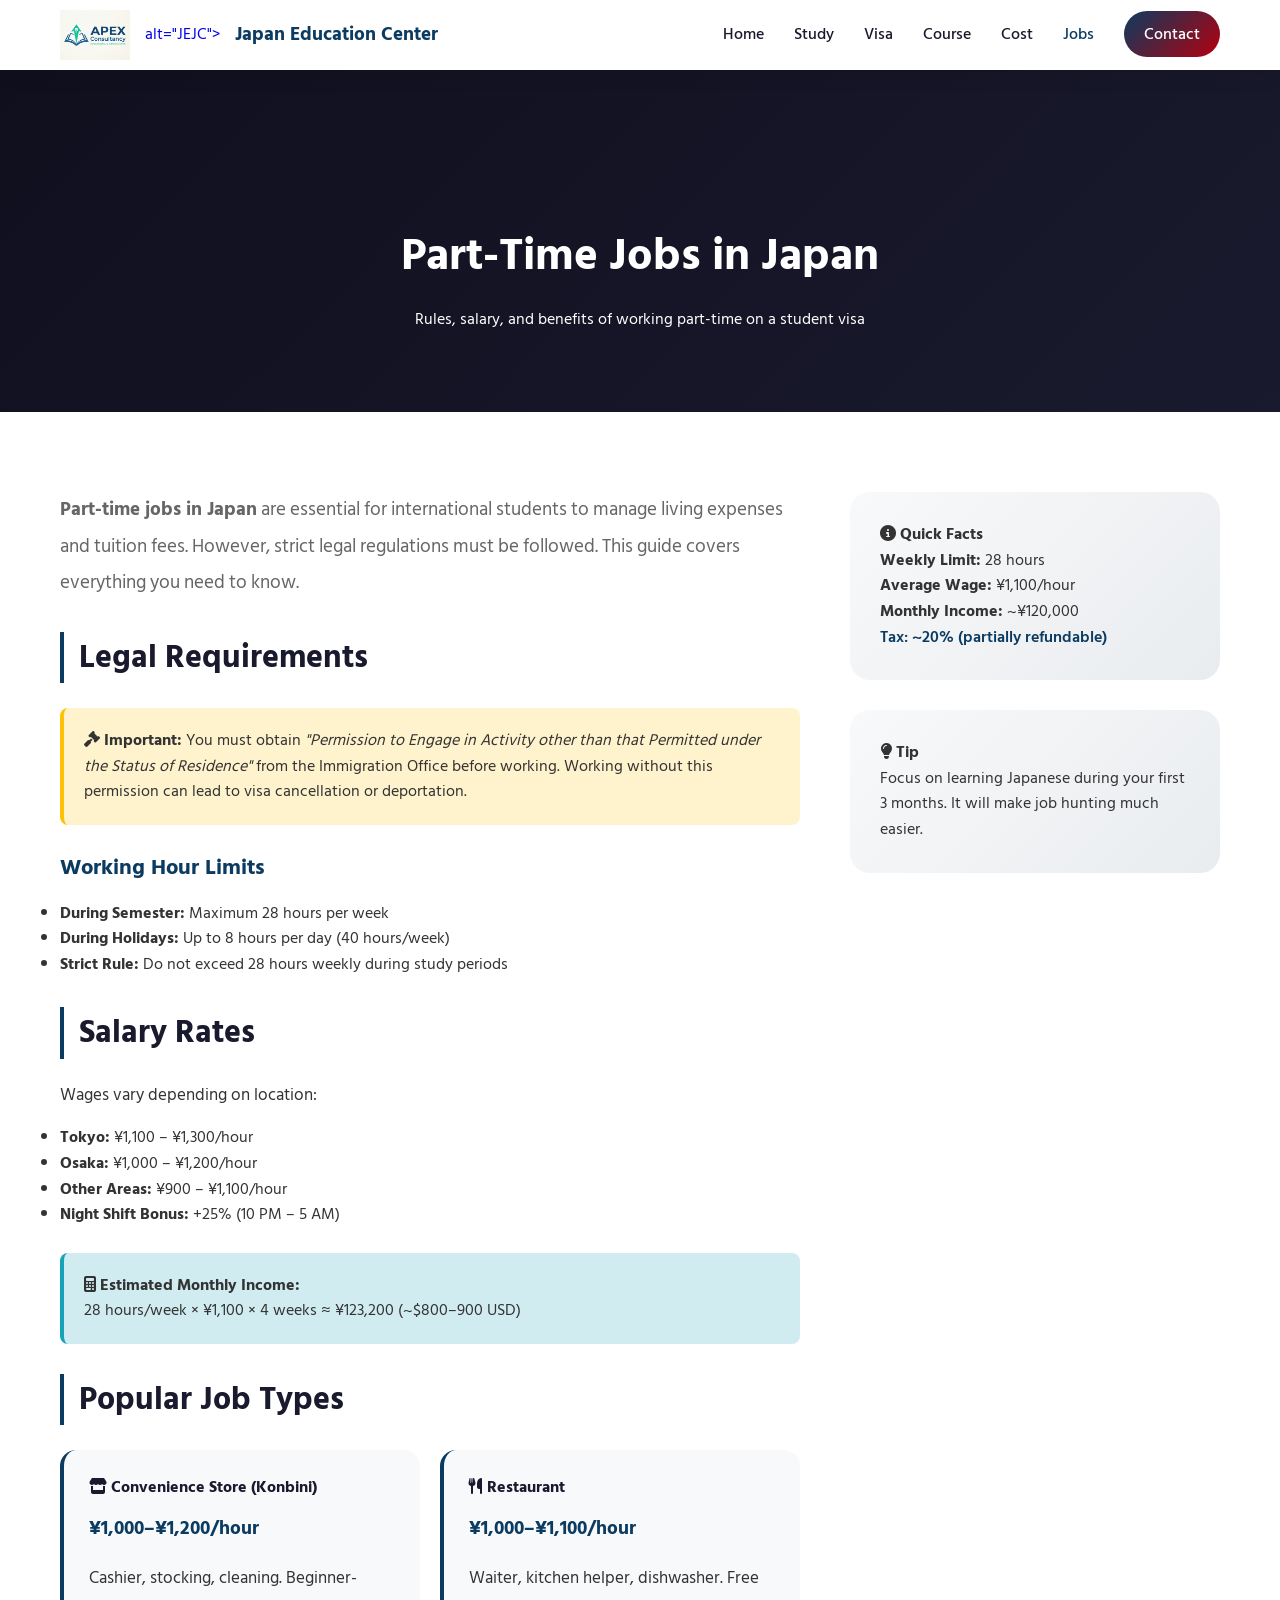
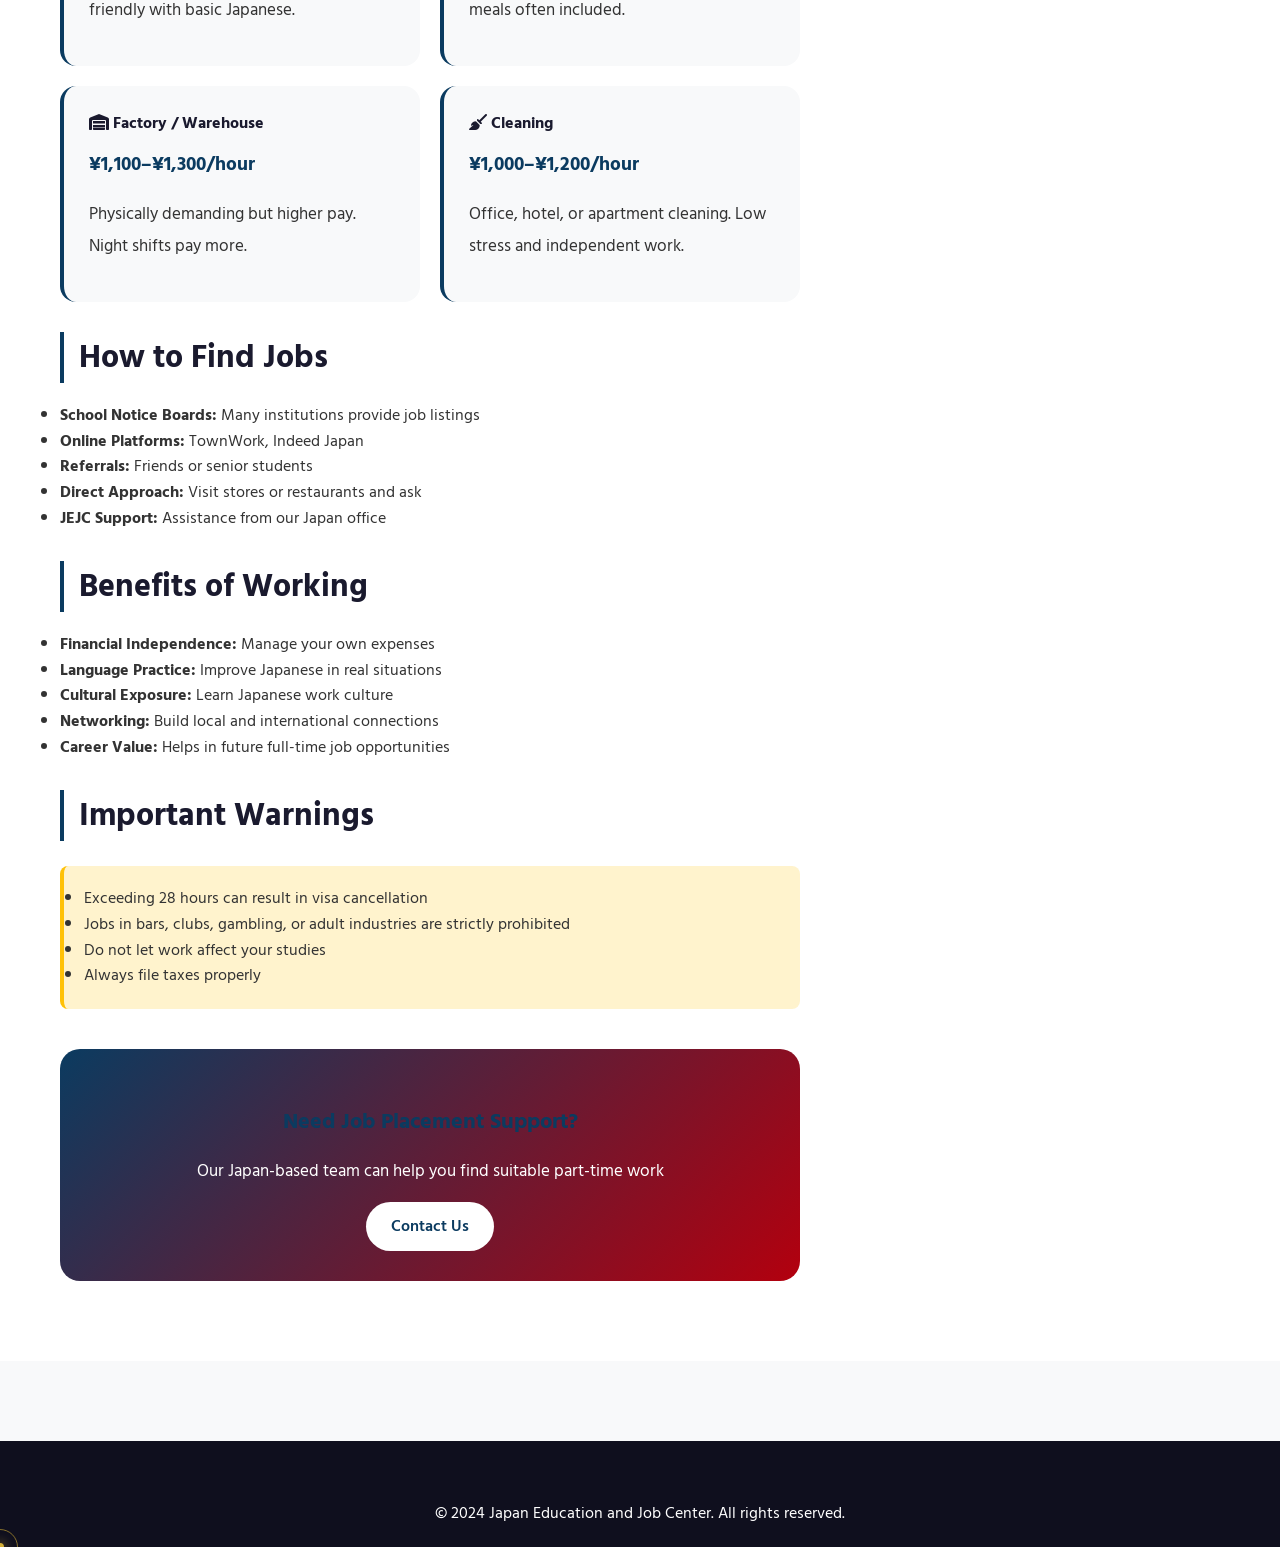
<file: part-time-job-in-japan.html>
﻿<!DOCTYPE html>
<html lang="bn">

<head>
    <meta charset="UTF-8">
    <meta name="viewport" content="width=device-width, initial-scale=1.0">
    <title>Part Time Job in Japan for Students | Rules & Salary | JEJC</title>
    <meta name="description"
        content="Complete guide to part-time jobs in Japan. Work rules on student visa, 28 hour limit, salary rates, and how to find jobs. Legal information and tips.">
    <link href="https://fonts.googleapis.com/css2?family=Hind+Siliguri:wght@300;400;500;600;700&display=swap"
        rel="stylesheet">
    <link rel="stylesheet" href="https://cdnjs.cloudflare.com/ajax/libs/font-awesome/6.4.0/css/all.min.css">
    <style>
        :root {
            --primary: #0B3B60;
            --primary-dark: #b3000e;
            --secondary: #1a1a2e;
            --accent: #f4d03f;
            --light: #f8f9fa;
            --dark: #0f0f1e;
            --text: #333;
            --gray: #666;
            --border: #e0e0e0;
        }

        * {
            margin: 0;
            padding: 0;
            box-sizing: border-box;
        }

        body {
            font-family: 'Hind Siliguri', sans-serif;
            background: var(--light);
            color: var(--text);
            line-height: 1.6;
        }

        .header {
            position: fixed;
            top: 0;
            left: 0;
            width: 100%;
            z-index: 1000;
            background: rgba(255, 255, 255, 0.98);
            box-shadow: 0 2px 20px rgba(0, 0, 0, 0.1);
        }

        .nav-container {
            max-width: 1200px;
            margin: 0 auto;
            padding: 10px 20px;
            display: flex;
            justify-content: space-between;
            align-items: center;
        }

        .logo {
            display: flex;
            align-items: center;
            gap: 15px;
            text-decoration: none;
        }

        .logo img {
            height: 50px;
        }

        .logo-title {
            font-size: 1.2rem;
            font-weight: 700;
            color: var(--primary);
        }

        .desktop-menu {
            display: flex;
            list-style: none;
            gap: 30px;
        }

        .desktop-menu a {
            text-decoration: none;
            color: var(--secondary);
            font-weight: 500;
        }

        .nav-cta {
            background: linear-gradient(135deg, var(--primary) 0%, var(--primary-dark) 100%);
            color: white !important;
            padding: 10px 20px !important;
            border-radius: 50px;
        }

        .container {
            max-width: 1200px;
            margin: 0 auto;
            padding: 0 20px;
        }

        .page-header {
            background: linear-gradient(135deg, var(--dark) 0%, var(--secondary) 100%);
            color: white;
            padding: 150px 20px 80px;
            margin-top: 70px;
            text-align: center;
        }

        .page-header h1 {
            font-size: 2.8rem;
            margin-bottom: 15px;
        }

        .content-section {
            padding: 80px 20px;
            background: white;
        }

        .content-grid {
            display: grid;
            grid-template-columns: 2fr 1fr;
            gap: 50px;
        }

        .main-content h2 {
            color: var(--secondary);
            font-size: 2rem;
            margin: 30px 0 20px;
            border-left: 4px solid var(--primary);
            padding-left: 15px;
        }

        .main-content h3 {
            color: var(--primary);
            font-size: 1.4rem;
            margin: 25px 0 15px;
        }

        .main-content p {
            line-height: 1.9;
            margin-bottom: 15px;
            font-size: 1.05rem;
        }

        .job-type-grid {
            display: grid;
            grid-template-columns: repeat(2, 1fr);
            gap: 20px;
            margin: 25px 0;
        }

        .job-card {
            background: #f8f9fa;
            border-radius: 16px;
            padding: 25px;
            border-left: 4px solid var(--primary);
        }

        .job-card h4 {
            color: var(--secondary);
            margin-bottom: 10px;
        }

        .job-card .salary {
            color: var(--primary);
            font-weight: 700;
            font-size: 1.2rem;
        }

        .warning-box {
            background: #fff3cd;
            border-left: 4px solid #ffc107;
            padding: 20px;
            border-radius: 8px;
            margin: 25px 0;
        }

        .info-box {
            background: #d1ecf1;
            border-left: 4px solid #17a2b8;
            padding: 20px;
            border-radius: 8px;
            margin: 25px 0;
        }

        .sidebar {
            position: sticky;
            top: 100px;
            height: fit-content;
        }

        .sidebar-box {
            background: linear-gradient(135deg, #f8f9fa 0%, #e9ecef 100%);
            border-radius: 20px;
            padding: 30px;
            margin-bottom: 30px;
        }

        .btn {
            padding: 12px 25px;
            border-radius: 50px;
            text-decoration: none;
            font-weight: 600;
            display: inline-flex;
            align-items: center;
            gap: 8px;
            border: none;
            cursor: pointer;
            font-family: 'Hind Siliguri', sans-serif;
            background: linear-gradient(135deg, var(--primary) 0%, var(--primary-dark) 100%);
            color: white;
        }

        .footer {
            background: var(--dark);
            color: white;
            padding: 60px 20px 20px;
            margin-top: 80px;
            text-align: center;
        }

        @media (max-width: 992px) {
            .content-grid {
                grid-template-columns: 1fr;
            }

            .job-type-grid {
                grid-template-columns: 1fr;
            }

            .sidebar {
                position: static;
            }

            .desktop-menu {
                display: none;
            }
        }
    </style>
    <link rel="stylesheet" href="spatial-animations.css">
</head>

<body>
    <header class="header">
        <div class="nav-container">
            <a href="index.html" class="logo">
                <img src="logo.png" alt="Apex educational consultancy">
                    alt="JEJC">
                <span class="logo-title">Japan Education Center</span>
            </a>
            <nav>
                <ul class="desktop-menu">
                    <li><a href="index.html">Home</a></li>
                    <li><a href="study-in-japan.html">Study</a></li>
                    <li><a href="japan-student-visa.html">Visa</a></li>
                    <li><a href="japanese-language-course.html">Course</a></li>
                    <li><a href="cost-of-studying-in-japan.html">Cost</a></li>
                    <li><a href="part-time-job-in-japan.html" style="color: var(--primary);">Jobs</a></li>
                    <li><a href="index.html#contact" class="nav-cta">Contact</a></li>
                </ul>
            </nav>
        </div>
    </header>

    <section class="page-header">
        <div class="container">
            <h1>Part-Time Jobs in Japan</h1>
            <p>Rules, salary, and benefits of working part-time on a student visa</p>
        </div>
    </section>

    <section class="content-section">
        <div class="container">
            <div class="content-grid">

                <div class="main-content">

                    <p style="font-size: 1.2rem; color: var(--gray); margin-bottom: 30px;">
                        <strong>Part-time jobs in Japan</strong> are essential for international students to manage
                        living expenses and tuition fees. However, strict legal regulations must be followed. This guide
                        covers everything you need to know.
                    </p>

                    <h2>Legal Requirements</h2>
                    <div class="warning-box">
                        <strong><i class="fas fa-gavel"></i> Important:</strong>
                        You must obtain <em>"Permission to Engage in Activity other than that Permitted under the Status
                            of Residence"</em> from the Immigration Office before working.
                        Working without this permission can lead to visa cancellation or deportation.
                    </div>

                    <h3>Working Hour Limits</h3>
                    <ul>
                        <li><strong>During Semester:</strong> Maximum 28 hours per week</li>
                        <li><strong>During Holidays:</strong> Up to 8 hours per day (40 hours/week)</li>
                        <li><strong>Strict Rule:</strong> Do not exceed 28 hours weekly during study periods</li>
                    </ul>

                    <h2>Salary Rates</h2>
                    <p>Wages vary depending on location:</p>
                    <ul>
                        <li><strong>Tokyo:</strong> ¥1,100 – ¥1,300/hour</li>
                        <li><strong>Osaka:</strong> ¥1,000 – ¥1,200/hour</li>
                        <li><strong>Other Areas:</strong> ¥900 – ¥1,100/hour</li>
                        <li><strong>Night Shift Bonus:</strong> +25% (10 PM – 5 AM)</li>
                    </ul>

                    <div class="info-box">
                        <strong><i class="fas fa-calculator"></i> Estimated Monthly Income:</strong><br>
                        28 hours/week × ¥1,100 × 4 weeks ≈ ¥123,200 (~$800–900 USD)
                    </div>

                    <h2>Popular Job Types</h2>

                    <div class="job-type-grid">

                        <div class="job-card">
                            <h4><i class="fas fa-store"></i> Convenience Store (Konbini)</h4>
                            <p class="salary">¥1,000–¥1,200/hour</p>
                            <p>Cashier, stocking, cleaning. Beginner-friendly with basic Japanese.</p>
                        </div>

                        <div class="job-card">
                            <h4><i class="fas fa-utensils"></i> Restaurant</h4>
                            <p class="salary">¥1,000–¥1,100/hour</p>
                            <p>Waiter, kitchen helper, dishwasher. Free meals often included.</p>
                        </div>

                        <div class="job-card">
                            <h4><i class="fas fa-warehouse"></i> Factory / Warehouse</h4>
                            <p class="salary">¥1,100–¥1,300/hour</p>
                            <p>Physically demanding but higher pay. Night shifts pay more.</p>
                        </div>

                        <div class="job-card">
                            <h4><i class="fas fa-broom"></i> Cleaning</h4>
                            <p class="salary">¥1,000–¥1,200/hour</p>
                            <p>Office, hotel, or apartment cleaning. Low stress and independent work.</p>
                        </div>

                    </div>

                    <h2>How to Find Jobs</h2>
                    <ul>
                        <li><strong>School Notice Boards:</strong> Many institutions provide job listings</li>
                        <li><strong>Online Platforms:</strong> TownWork, Indeed Japan</li>
                        <li><strong>Referrals:</strong> Friends or senior students</li>
                        <li><strong>Direct Approach:</strong> Visit stores or restaurants and ask</li>
                        <li><strong>JEJC Support:</strong> Assistance from our Japan office</li>
                    </ul>

                    <h2>Benefits of Working</h2>
                    <ul>
                        <li><strong>Financial Independence:</strong> Manage your own expenses</li>
                        <li><strong>Language Practice:</strong> Improve Japanese in real situations</li>
                        <li><strong>Cultural Exposure:</strong> Learn Japanese work culture</li>
                        <li><strong>Networking:</strong> Build local and international connections</li>
                        <li><strong>Career Value:</strong> Helps in future full-time job opportunities</li>
                    </ul>

                    <h2>Important Warnings</h2>
                    <div class="warning-box">
                        <ul>
                            <li>Exceeding 28 hours can result in visa cancellation</li>
                            <li>Jobs in bars, clubs, gambling, or adult industries are strictly prohibited</li>
                            <li>Do not let work affect your studies</li>
                            <li>Always file taxes properly</li>
                        </ul>
                    </div>

                    <div
                        style="margin-top: 40px; padding: 30px; background: linear-gradient(135deg, var(--primary) 0%, var(--primary-dark) 100%); color: white; border-radius: 20px; text-align: center;">
                        <h3>Need Job Placement Support?</h3>
                        <p>Our Japan-based team can help you find suitable part-time work</p>
                        <a href="index.html#contact" class="btn"
                            style="background: white; color: var(--primary);">Contact Us</a>
                    </div>

                </div>

                <aside class="sidebar">

                    <div class="sidebar-box">
                        <h4><i class="fas fa-info-circle"></i> Quick Facts</h4>
                        <p><strong>Weekly Limit:</strong> 28 hours</p>
                        <p><strong>Average Wage:</strong> ¥1,100/hour</p>
                        <p><strong>Monthly Income:</strong> ~¥120,000</p>
                        <p style="color: var(--primary); font-weight: 600;">Tax: ~20% (partially refundable)</p>
                    </div>

                    <div class="sidebar-box">
                        <h4><i class="fas fa-lightbulb"></i> Tip</h4>
                        <p>Focus on learning Japanese during your first 3 months. It will make job hunting much easier.
                        </p>
                    </div>

                </aside>

            </div>
        </div>
    </section>

    <footer class="footer">
        <p>&copy; 2024 Japan Education and Job Center. All rights reserved.</p>
    </footer>

    <script src="spatial-animations.js"></script>
</body>

</html>
</file>
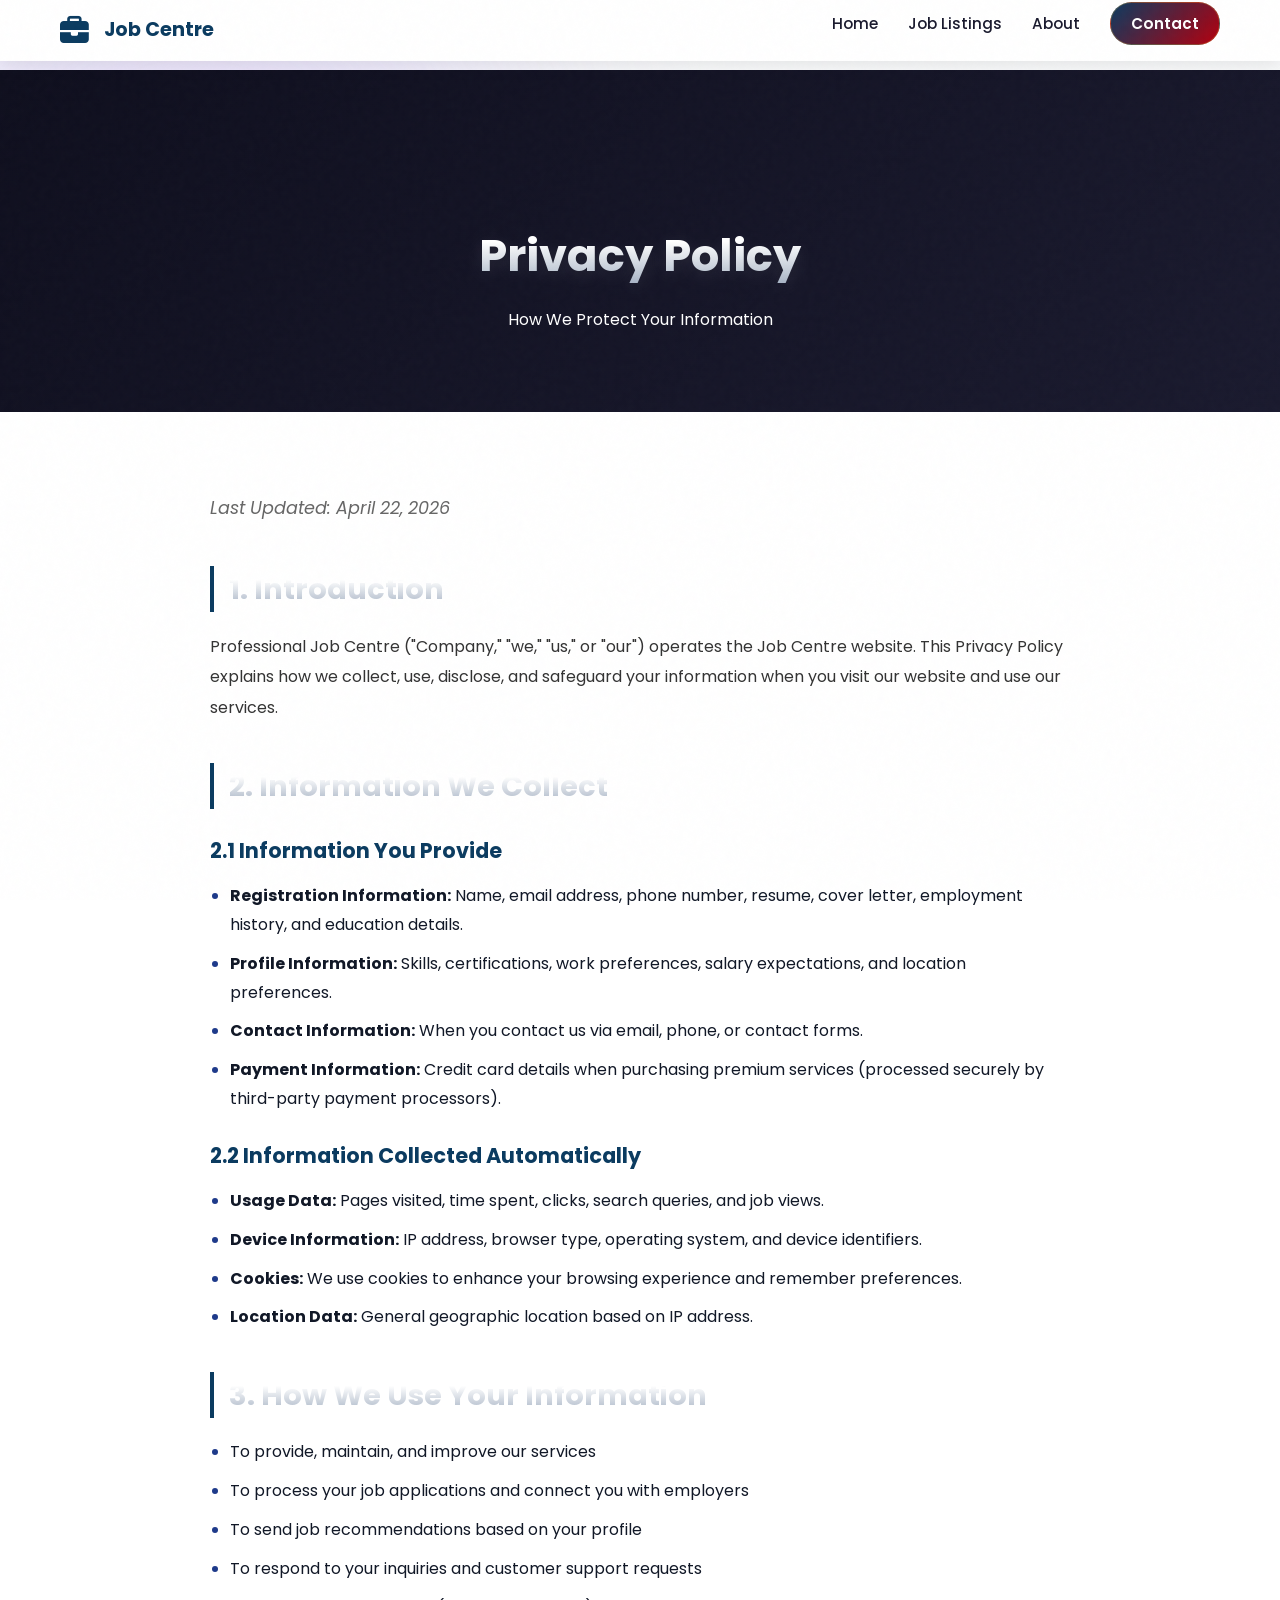
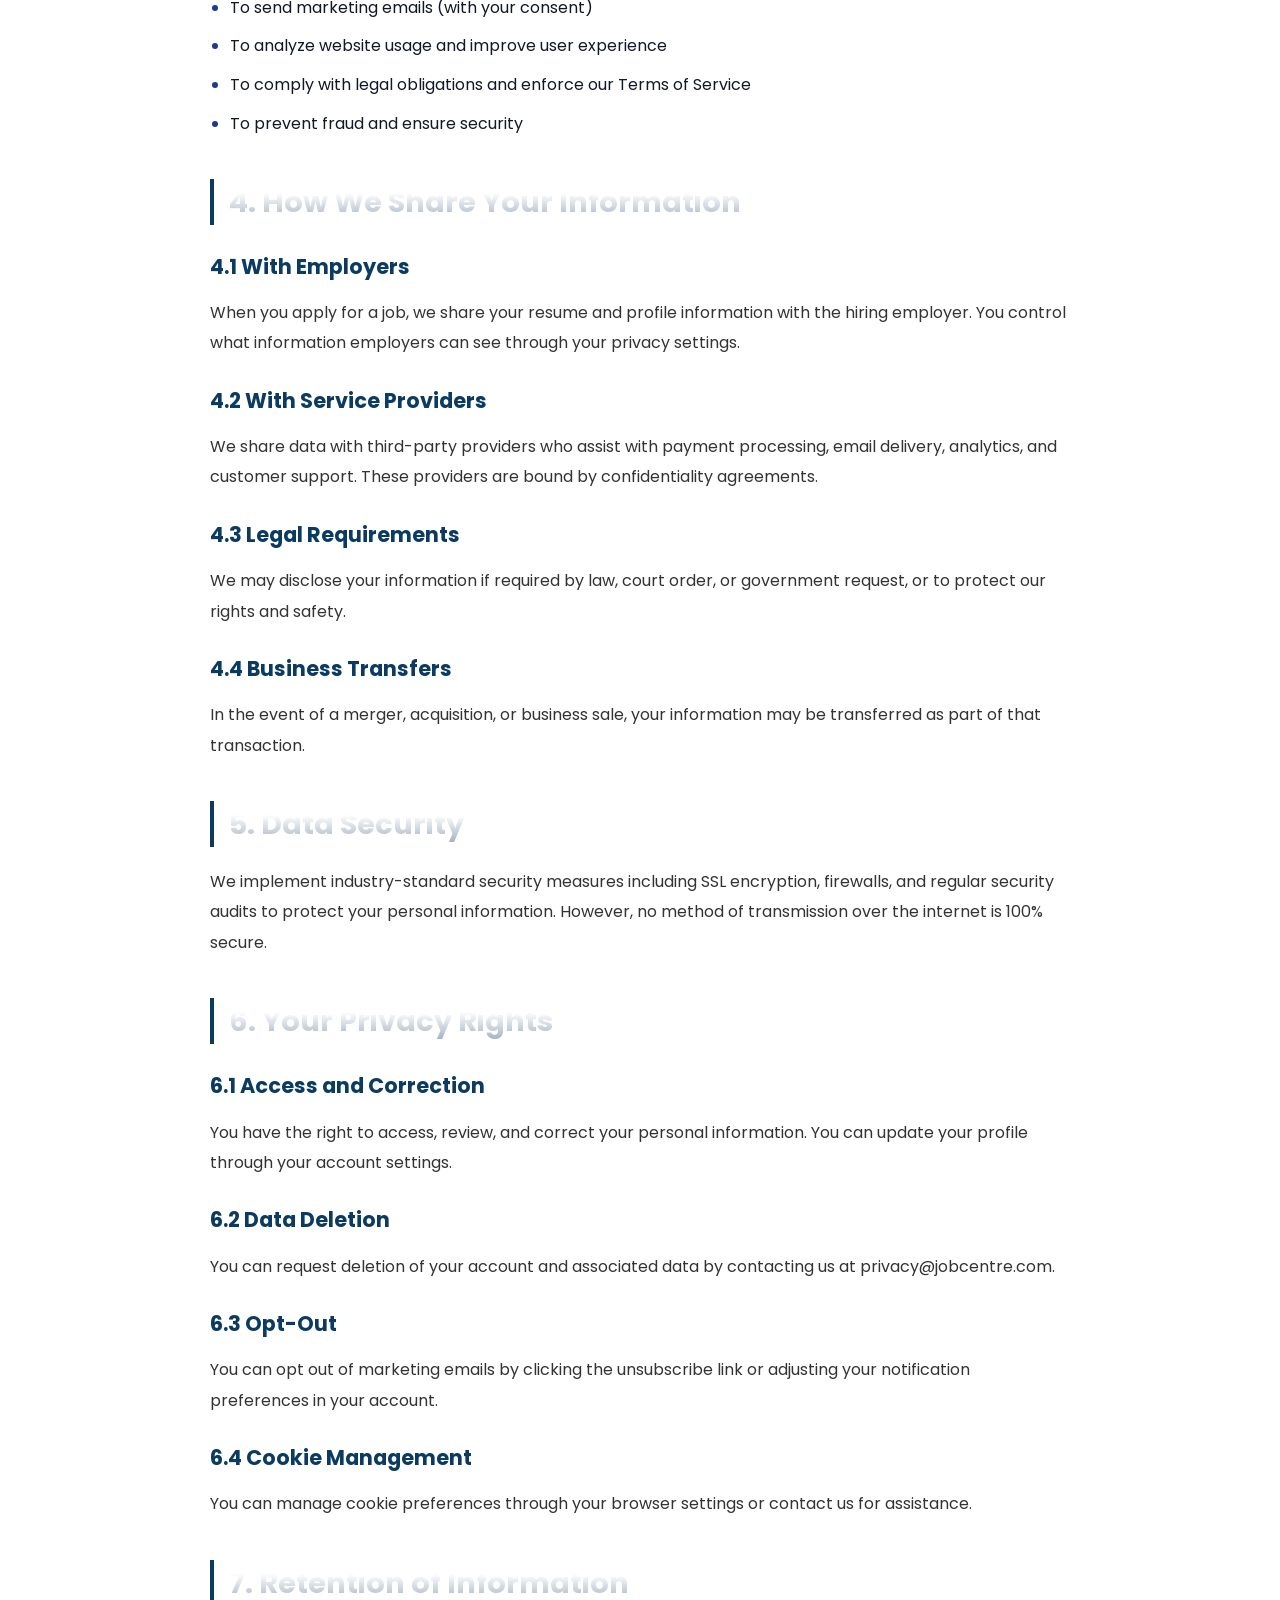
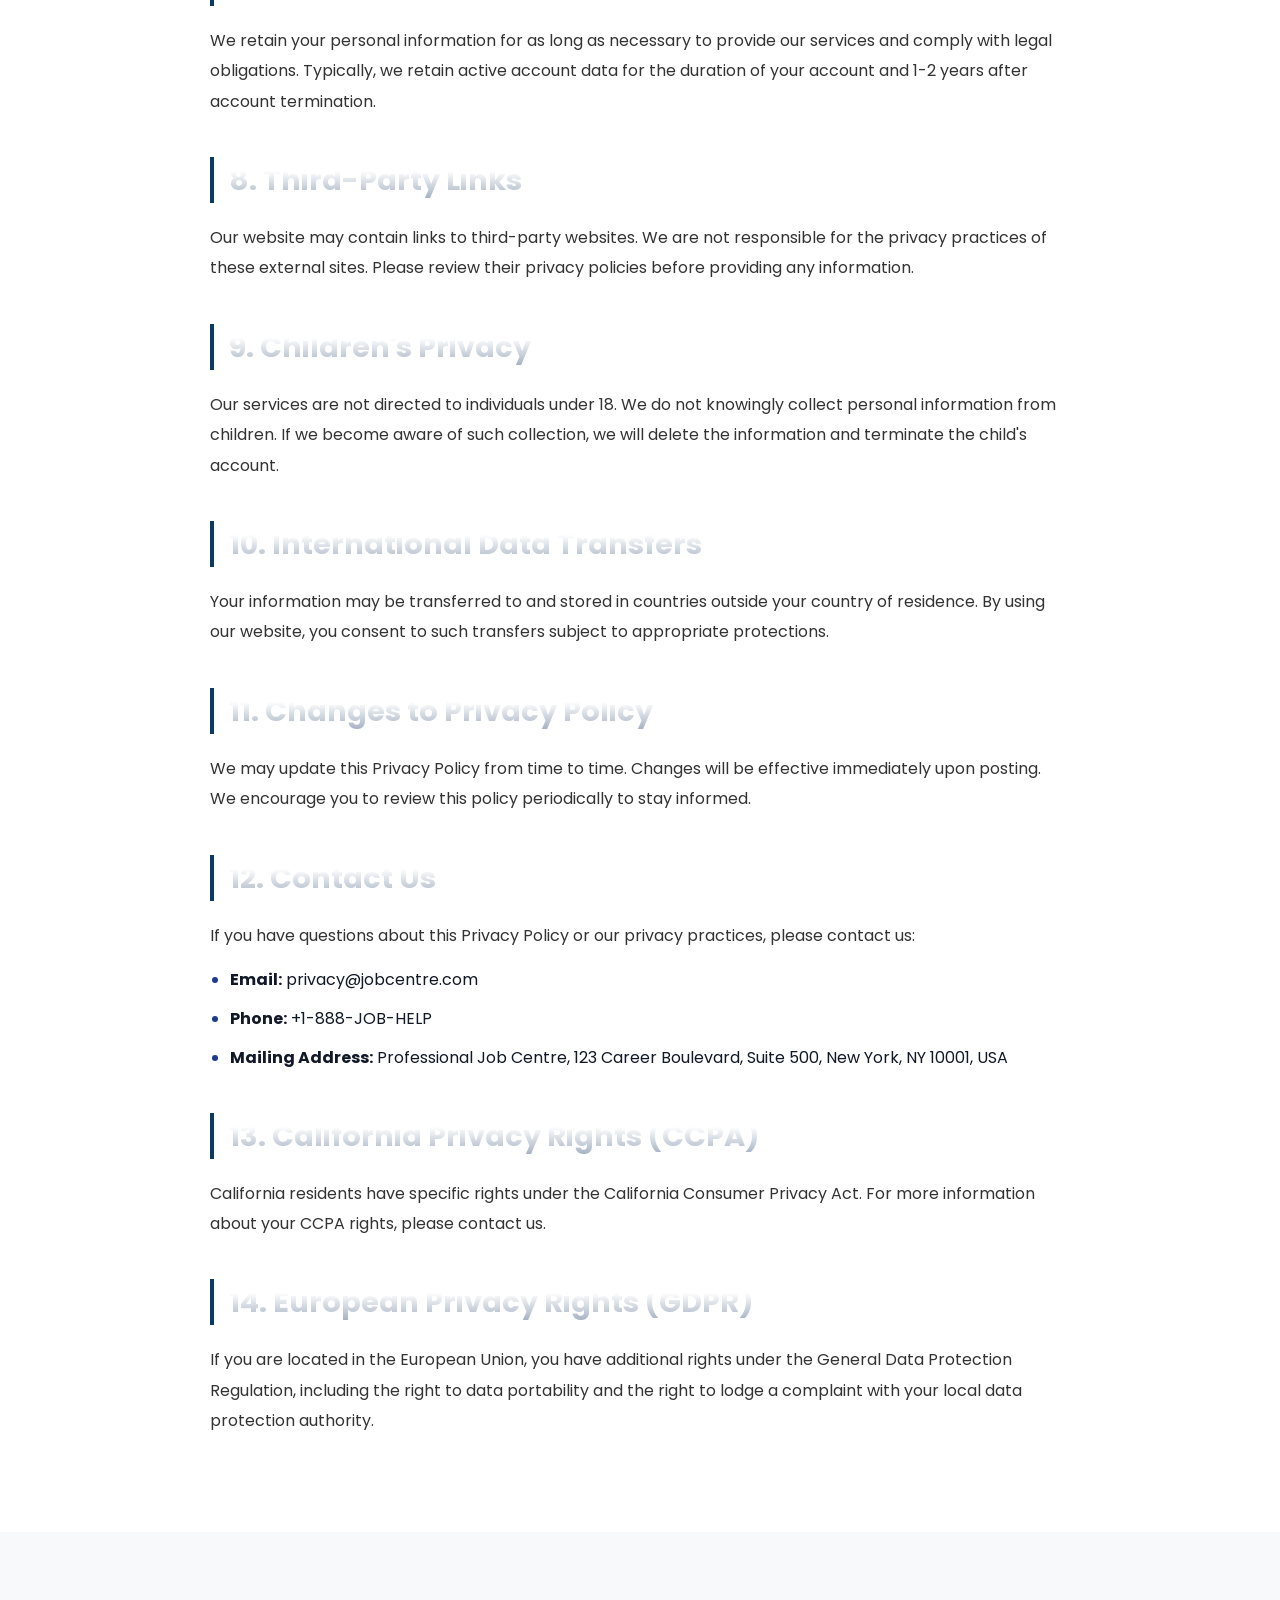
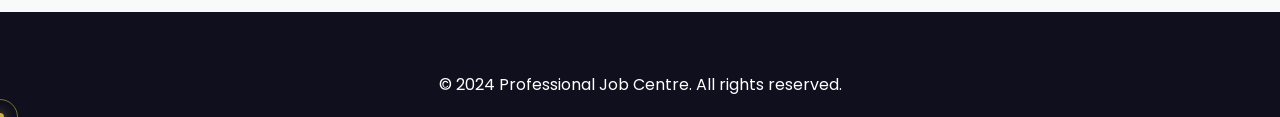
<file: privacy-policy.html>
﻿<!DOCTYPE html>
<html lang="en">
<head>
   <meta charset="UTF-8">
   <meta name="viewport" content="width=device-width, initial-scale=1.0">
   <title>Privacy Policy - Professional Job Centre</title>
   <meta name="description" content="Privacy Policy for Professional Job Centre. Understand how we protect your personal information.">
   <link href="https://fonts.googleapis.com/css2?family=Poppins:wght@300;400;500;600;700&display=swap" rel="stylesheet">
   <link rel="stylesheet" href="https://cdnjs.cloudflare.com/ajax/libs/font-awesome/6.4.0/css/all.min.css">
   <link rel="stylesheet" href="premium-css-enhancements.css">
   <link rel="stylesheet" href="premium-enhancements-addon.css">
   <style>
       :root {
           --primary: #0B3B60;
           --primary-dark: #b3000e;
           --secondary: #1a1a2e;
           --accent: #f4d03f;
           --light: #f8f9fa;
           --dark: #0f0f1e;
           --text: #333;
           --gray: #666;
           --border: #e0e0e0;
       }
       * { margin: 0; padding: 0; box-sizing: border-box; }
       html { scroll-behavior: smooth; }
       body { font-family: 'Poppins', sans-serif; background: var(--light); color: var(--text); line-height: 1.6; overflow-x: hidden; }
       .header { position: fixed; top: 0; left: 0; width: 100%; z-index: 1000; background: rgba(255,255,255,0.98); backdrop-filter: blur(10px); box-shadow: 0 2px 20px rgba(0,0,0,0.1); }
       .nav-container { max-width: 1200px; margin: 0 auto; padding: 10px 20px; display: flex; justify-content: space-between; align-items: center; }
       .logo { display: flex; align-items: center; gap: 15px; text-decoration: none; }
       .logo-title { font-size: 1.2rem; font-weight: 700; color: var(--primary); }
       .desktop-menu { display: flex; list-style: none; gap: 30px; align-items: center; }
       .desktop-menu a { text-decoration: none; color: var(--secondary); font-weight: 500; font-size: 0.95rem; transition: color 0.3s; }
       .desktop-menu a:hover { color: var(--primary); }
       .nav-cta { background: linear-gradient(135deg, var(--primary) 0%, var(--primary-dark) 100%); color: white !important; padding: 10px 20px !important; border-radius: 50px; font-weight: 600 !important; }
       .container { max-width: 900px; margin: 0 auto; padding: 0 20px; }
       .page-header { background: linear-gradient(135deg, var(--dark) 0%, var(--secondary) 100%); color: white; padding: 150px 20px 80px; margin-top: 70px; text-align: center; }
       .page-header h1 { font-size: 2.8rem; margin-bottom: 15px; }
       .content-section { padding: 80px 20px; background: white; }
       .content-section h2 { color: var(--secondary); font-size: 1.8rem; margin: 40px 0 20px; border-left: 4px solid var(--primary); padding-left: 15px; }
       .content-section h3 { color: var(--primary); font-size: 1.3rem; margin: 25px 0 15px; }
       .content-section p { line-height: 1.9; margin-bottom: 15px; }
       .content-section ul { margin-left: 20px; margin-bottom: 20px; }
       .content-section li { margin-bottom: 10px; }
       .footer { background: var(--dark); color: white; padding: 60px 20px 20px; margin-top: 80px; text-align: center; }
       .footer-grid { display: grid; grid-template-columns: repeat(4, 1fr); gap: 40px; margin-bottom: 40px; }
       .footer-column h4 { font-size: 1.1rem; margin-bottom: 20px; }
       .footer-column a { color: rgba(255,255,255,0.7); text-decoration: none; font-size: 0.9rem; }
       .footer-bottom { border-top: 1px solid rgba(255,255,255,0.1); padding-top: 20px; text-align: center; color: rgba(255,255,255,0.5); font-size: 0.9rem; }
       @media (max-width: 992px) { .desktop-menu { display: none; } }
   </style>
    <link rel="stylesheet" href="spatial-animations.css">
</head>
<body>
   <header class="header">
       <div class="nav-container">
           <a href="index.html" class="logo">
               <i class="fas fa-briefcase" style="font-size: 1.8rem; color: var(--primary);"></i>
               <span class="logo-title">Job Centre</span>
           </a>
           <nav>
               <ul class="desktop-menu">
                   <li><a href="index.html">Home</a></li>
                   <li><a href="jobs.html">Job Listings</a></li>
                   <li><a href="index.html#about">About</a></li>
                   <li><a href="index.html#contact" class="nav-cta">Contact</a></li>
               </ul>
           </nav>
       </div>
   </header>

   <section class="page-header">
       <div class="container">
           <h1>Privacy Policy</h1>
           <p>How We Protect Your Information</p>
       </div>
   </section>

   <section class="content-section">
       <div class="container">
           <p style="font-size: 1.1rem; font-style: italic; color: var(--gray); margin-bottom: 30px;">Last Updated: April 22, 2026</p>

           <h2>1. Introduction</h2>
           <p>Professional Job Centre ("Company," "we," "us," or "our") operates the Job Centre website. This Privacy Policy explains how we collect, use, disclose, and safeguard your information when you visit our website and use our services.</p>

           <h2>2. Information We Collect</h2>
           <h3>2.1 Information You Provide</h3>
           <ul>
               <li><strong>Registration Information:</strong> Name, email address, phone number, resume, cover letter, employment history, and education details.</li>
               <li><strong>Profile Information:</strong> Skills, certifications, work preferences, salary expectations, and location preferences.</li>
               <li><strong>Contact Information:</strong> When you contact us via email, phone, or contact forms.</li>
               <li><strong>Payment Information:</strong> Credit card details when purchasing premium services (processed securely by third-party payment processors).</li>
           </ul>

           <h3>2.2 Information Collected Automatically</h3>
           <ul>
               <li><strong>Usage Data:</strong> Pages visited, time spent, clicks, search queries, and job views.</li>
               <li><strong>Device Information:</strong> IP address, browser type, operating system, and device identifiers.</li>
               <li><strong>Cookies:</strong> We use cookies to enhance your browsing experience and remember preferences.</li>
               <li><strong>Location Data:</strong> General geographic location based on IP address.</li>
           </ul>

           <h2>3. How We Use Your Information</h2>
           <ul>
               <li>To provide, maintain, and improve our services</li>
               <li>To process your job applications and connect you with employers</li>
               <li>To send job recommendations based on your profile</li>
               <li>To respond to your inquiries and customer support requests</li>
               <li>To send marketing emails (with your consent)</li>
               <li>To analyze website usage and improve user experience</li>
               <li>To comply with legal obligations and enforce our Terms of Service</li>
               <li>To prevent fraud and ensure security</li>
           </ul>

           <h2>4. How We Share Your Information</h2>
           <h3>4.1 With Employers</h3>
           <p>When you apply for a job, we share your resume and profile information with the hiring employer. You control what information employers can see through your privacy settings.</p>

           <h3>4.2 With Service Providers</h3>
           <p>We share data with third-party providers who assist with payment processing, email delivery, analytics, and customer support. These providers are bound by confidentiality agreements.</p>

           <h3>4.3 Legal Requirements</h3>
           <p>We may disclose your information if required by law, court order, or government request, or to protect our rights and safety.</p>

           <h3>4.4 Business Transfers</h3>
           <p>In the event of a merger, acquisition, or business sale, your information may be transferred as part of that transaction.</p>

           <h2>5. Data Security</h2>
           <p>We implement industry-standard security measures including SSL encryption, firewalls, and regular security audits to protect your personal information. However, no method of transmission over the internet is 100% secure.</p>

           <h2>6. Your Privacy Rights</h2>
           <h3>6.1 Access and Correction</h3>
           <p>You have the right to access, review, and correct your personal information. You can update your profile through your account settings.</p>

           <h3>6.2 Data Deletion</h3>
           <p>You can request deletion of your account and associated data by contacting us at privacy@jobcentre.com.</p>

           <h3>6.3 Opt-Out</h3>
           <p>You can opt out of marketing emails by clicking the unsubscribe link or adjusting your notification preferences in your account.</p>

           <h3>6.4 Cookie Management</h3>
           <p>You can manage cookie preferences through your browser settings or contact us for assistance.</p>

           <h2>7. Retention of Information</h2>
           <p>We retain your personal information for as long as necessary to provide our services and comply with legal obligations. Typically, we retain active account data for the duration of your account and 1-2 years after account termination.</p>

           <h2>8. Third-Party Links</h2>
           <p>Our website may contain links to third-party websites. We are not responsible for the privacy practices of these external sites. Please review their privacy policies before providing any information.</p>

           <h2>9. Children's Privacy</h2>
           <p>Our services are not directed to individuals under 18. We do not knowingly collect personal information from children. If we become aware of such collection, we will delete the information and terminate the child's account.</p>

           <h2>10. International Data Transfers</h2>
           <p>Your information may be transferred to and stored in countries outside your country of residence. By using our website, you consent to such transfers subject to appropriate protections.</p>

           <h2>11. Changes to Privacy Policy</h2>
           <p>We may update this Privacy Policy from time to time. Changes will be effective immediately upon posting. We encourage you to review this policy periodically to stay informed.</p>

           <h2>12. Contact Us</h2>
           <p>If you have questions about this Privacy Policy or our privacy practices, please contact us:</p>
           <ul>
               <li><strong>Email:</strong> privacy@jobcentre.com</li>
               <li><strong>Phone:</strong> +1-888-JOB-HELP</li>
               <li><strong>Mailing Address:</strong> Professional Job Centre, 123 Career Boulevard, Suite 500, New York, NY 10001, USA</li>
           </ul>

           <h2>13. California Privacy Rights (CCPA)</h2>
           <p>California residents have specific rights under the California Consumer Privacy Act. For more information about your CCPA rights, please contact us.</p>

           <h2>14. European Privacy Rights (GDPR)</h2>
           <p>If you are located in the European Union, you have additional rights under the General Data Protection Regulation, including the right to data portability and the right to lodge a complaint with your local data protection authority.</p>
       </div>
   </section>

   <footer class="footer">
       <p>&copy; 2024 Professional Job Centre. All rights reserved.</p>
   </footer>
    <script src="spatial-animations.js"></script>
</body>
</html>
</file>
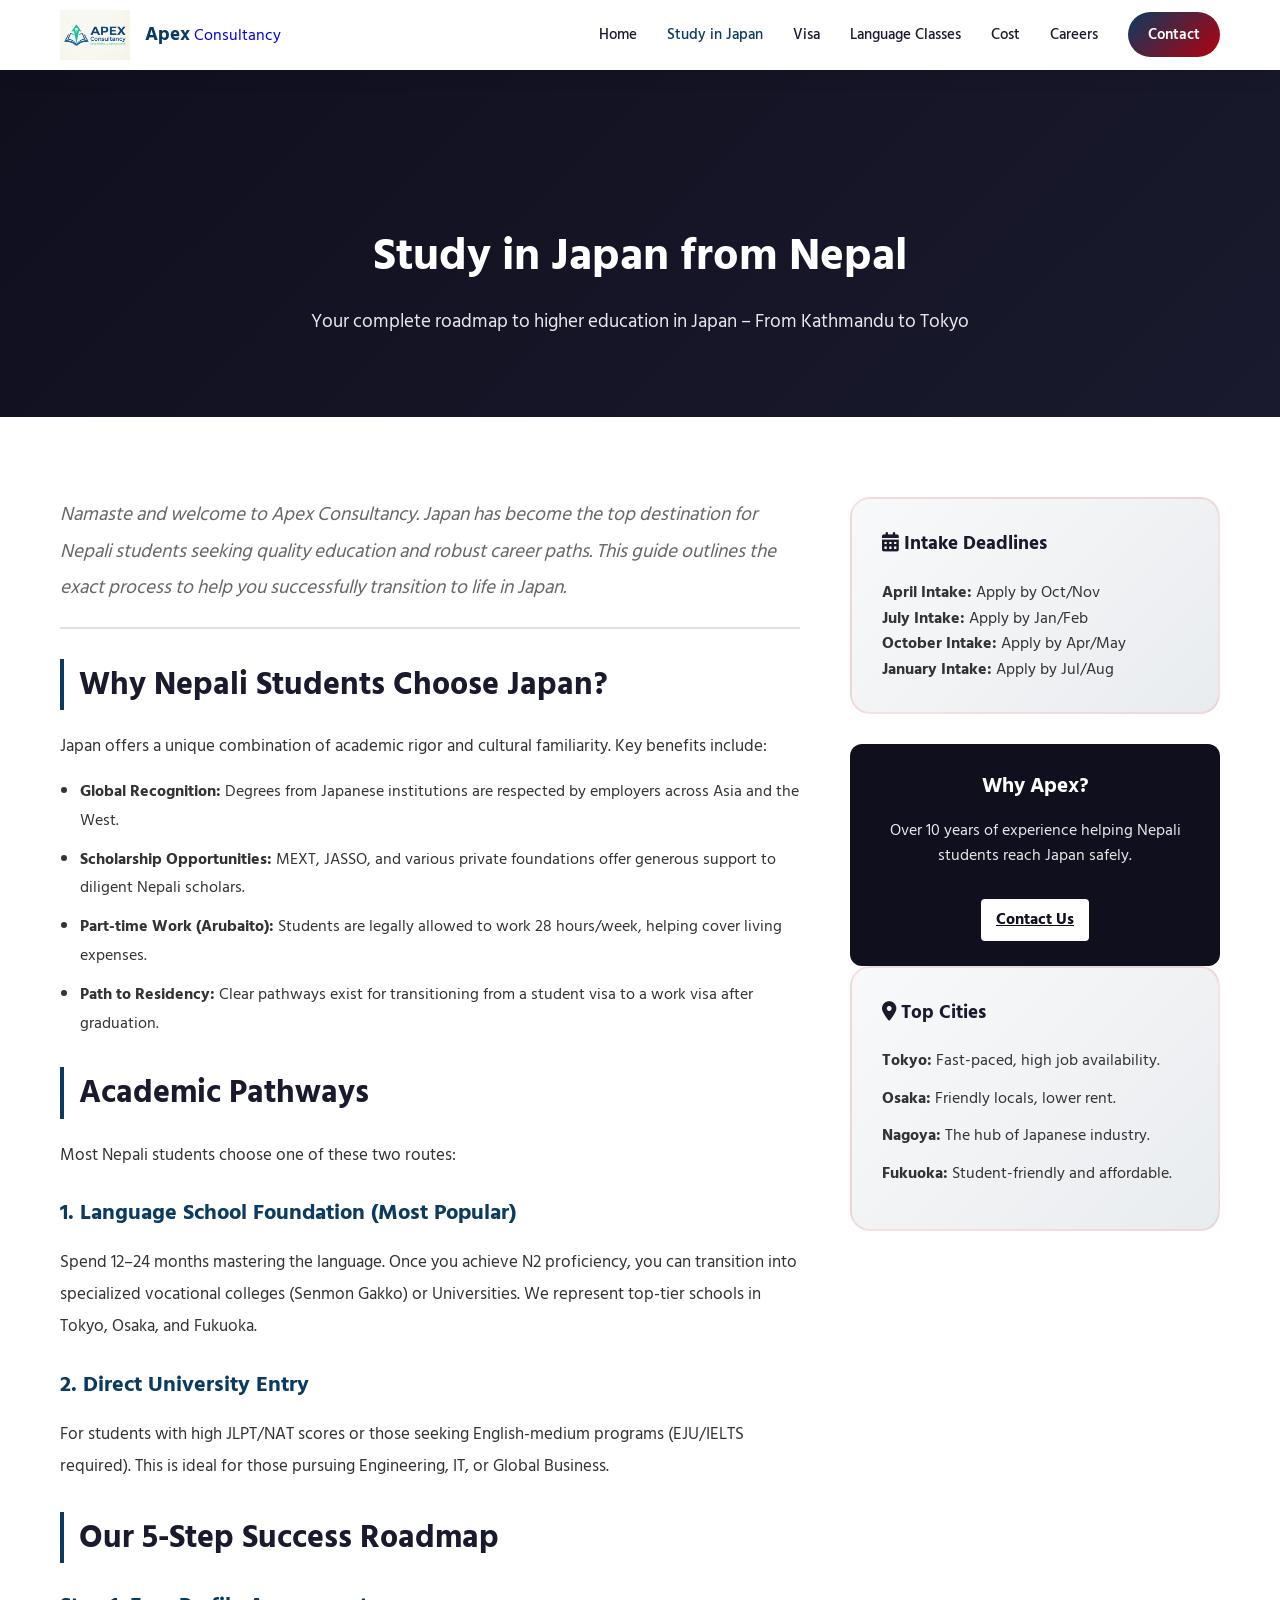
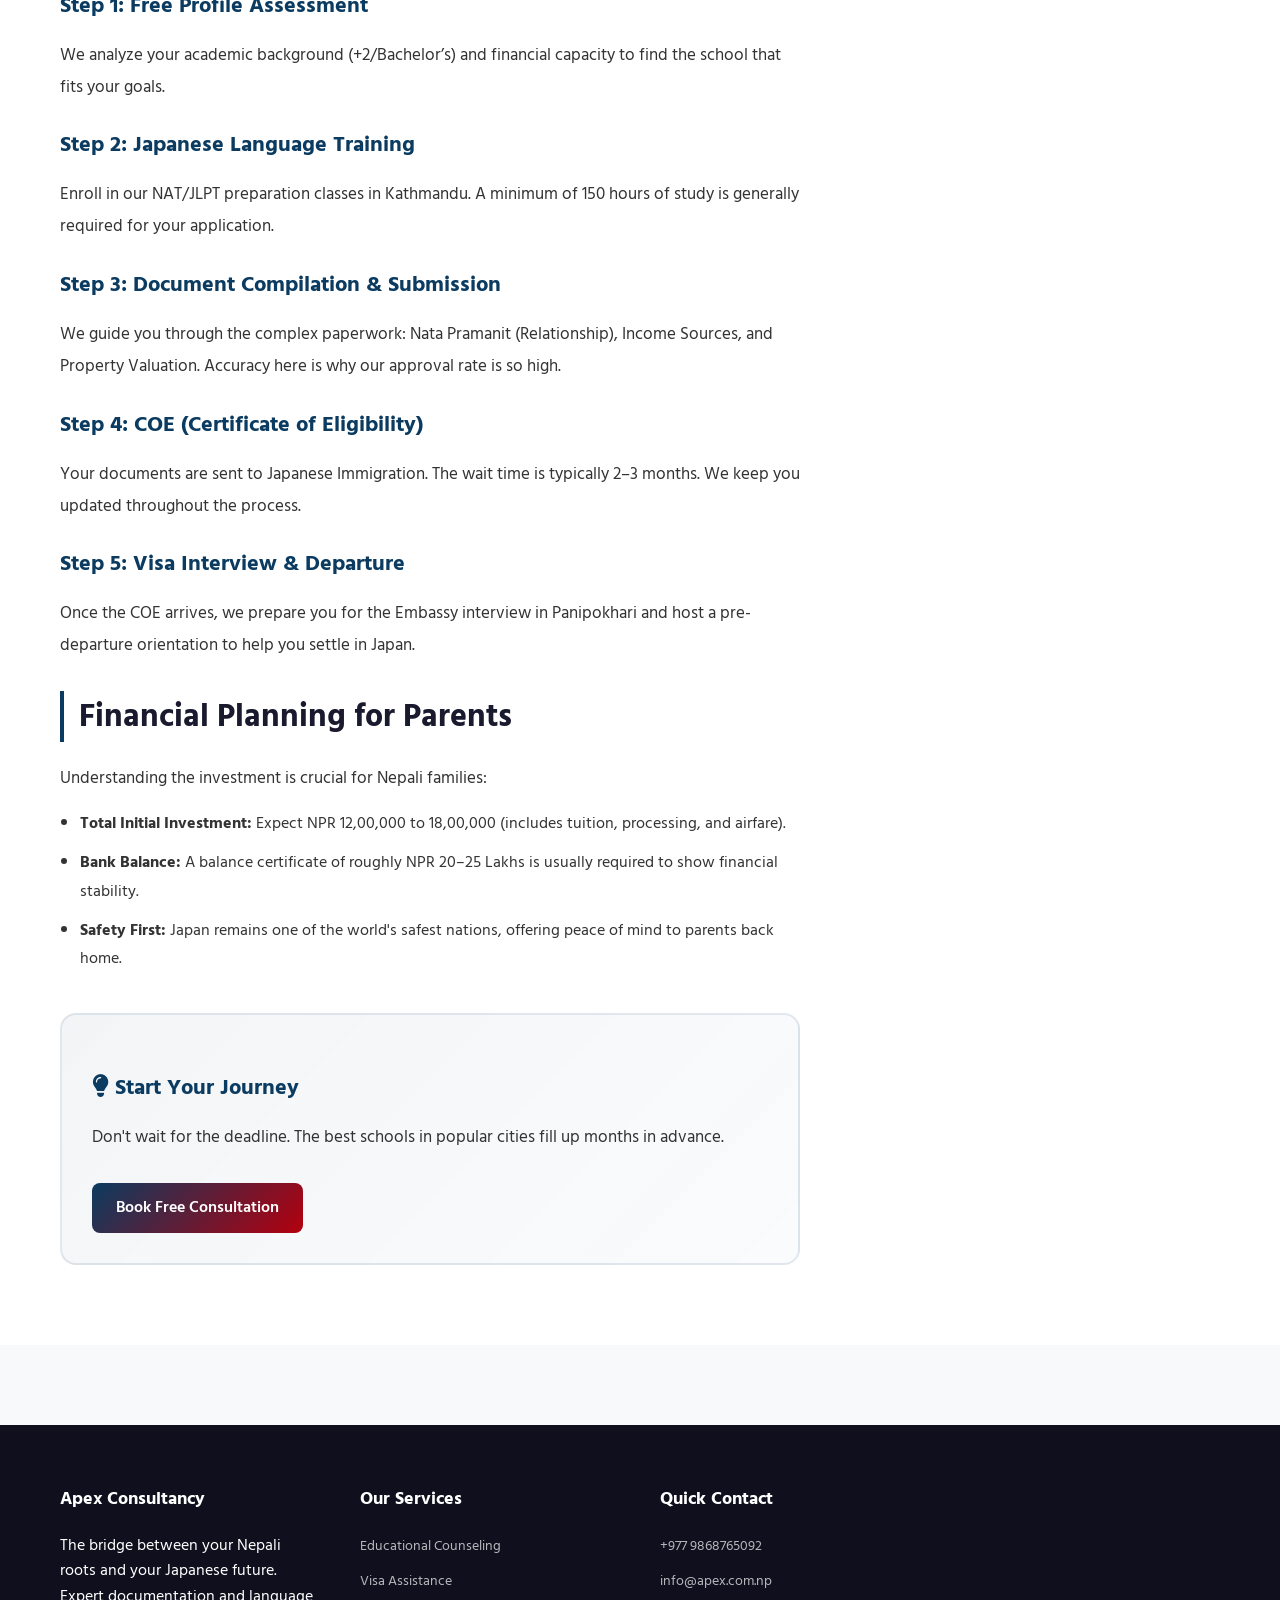
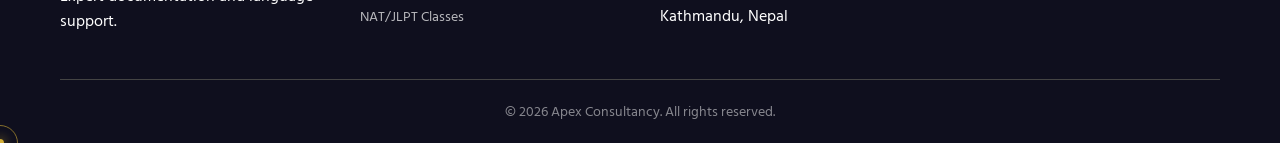
<file: study-in-japan.html>
﻿<!DOCTYPE html>
<html lang="bn">

<head>
    <meta charset="UTF-8">
    <meta name="viewport" content="width=device-width, initial-scale=1.0">
    <title>Study in Japan from Bangladesh 2024 | Complete Guide | JEJC</title>
    <meta name="description"
        content="বাংলাদেশ থেকে জাপানে পড়াশোনার সম্পূর্ণ গাইড। Admission process, university selection, application timeline, এবং অভিভাবকদের জন্য গাইডলাইন। ১৫+ বছরের অভিজ্ঞতায় JEJC আপনার নির্ভরযোগ্য সঙ্গী।">
    <link href="https://fonts.googleapis.com/css2?family=Hind+Siliguri:wght@300;400;500;600;700&display=swap"
        rel="stylesheet">
    <link rel="stylesheet" href="https://cdnjs.cloudflare.com/ajax/libs/font-awesome/6.4.0/css/all.min.css">
    <style>
        /* [CSS COPIED FROM index.html] */
        :root {
            --primary: #0B3B60;
            --primary-dark: #b3000e;
            --secondary: #1a1a2e;
            --accent: #f4d03f;
            --light: #f8f9fa;
            --dark: #0f0f1e;
            --text: #333;
            --gray: #666;
            --border: #e0e0e0;
        }

        * {
            margin: 0;
            padding: 0;
            box-sizing: border-box;
        }

        html {
            scroll-behavior: smooth;
        }

        body {
            font-family: 'Hind Siliguri', sans-serif;
            background: var(--light);
            color: var(--text);
            line-height: 1.6;
            overflow-x: hidden;
        }

        .header {
            position: fixed;
            top: 0;
            left: 0;
            width: 100%;
            z-index: 1000;
            background: rgba(255, 255, 255, 0.98);
            backdrop-filter: blur(10px);
            box-shadow: 0 2px 20px rgba(0, 0, 0, 0.1);
        }

        .nav-container {
            max-width: 1200px;
            margin: 0 auto;
            padding: 10px 20px;
            display: flex;
            justify-content: space-between;
            align-items: center;
        }

        .logo {
            display: flex;
            align-items: center;
            gap: 15px;
            text-decoration: none;
        }

        .logo img {
            height: 50px;
            width: auto;
        }

        .logo-title {
            font-size: 1.2rem;
            font-weight: 700;
            color: var(--primary);
        }

        .desktop-menu {
            display: flex;
            list-style: none;
            gap: 30px;
            align-items: center;
        }

        .desktop-menu a {
            text-decoration: none;
            color: var(--secondary);
            font-weight: 500;
            font-size: 0.95rem;
            transition: color 0.3s;
        }

        .desktop-menu a:hover {
            color: var(--primary);
        }

        .nav-cta {
            background: linear-gradient(135deg, var(--primary) 0%, var(--primary-dark) 100%);
            color: white !important;
            padding: 10px 20px !important;
            border-radius: 50px;
            font-weight: 600 !important;
        }

        .mobile-toggle {
            display: none;
            flex-direction: column;
            gap: 5px;
            cursor: pointer;
            padding: 10px;
        }

        .mobile-toggle span {
            width: 25px;
            height: 3px;
            background: var(--secondary);
            border-radius: 3px;
        }

        .container {
            max-width: 1200px;
            margin: 0 auto;
            padding: 0 20px;
        }

        .page-header {
            background: linear-gradient(135deg, var(--dark) 0%, var(--secondary) 100%);
            color: white;
            padding: 150px 20px 80px;
            margin-top: 70px;
            text-align: center;
        }

        .page-header h1 {
            font-size: 2.8rem;
            margin-bottom: 15px;
        }

        .page-header p {
            font-size: 1.2rem;
            opacity: 0.9;
            max-width: 700px;
            margin: 0 auto;
        }

        .content-section {
            padding: 80px 20px;
            background: white;
        }

        .content-grid {
            display: grid;
            grid-template-columns: 2fr 1fr;
            gap: 50px;
        }

        .main-content h2 {
            color: var(--secondary);
            font-size: 2rem;
            margin: 30px 0 20px;
            border-left: 4px solid var(--primary);
            padding-left: 15px;
        }

        .main-content h3 {
            color: var(--primary);
            font-size: 1.4rem;
            margin: 25px 0 15px;
        }

        .main-content p {
            color: var(--text);
            line-height: 1.9;
            margin-bottom: 15px;
            font-size: 1.05rem;
        }

        .main-content ul {
            margin-left: 20px;
            margin-bottom: 20px;
        }

        .main-content li {
            margin-bottom: 10px;
            line-height: 1.8;
        }

        .sidebar {
            position: sticky;
            top: 100px;
            height: fit-content;
        }

        .sidebar-box {
            background: linear-gradient(135deg, #f8f9fa 0%, #e9ecef 100%);
            border-radius: 20px;
            padding: 30px;
            margin-bottom: 30px;
            border: 2px solid rgba(230, 0, 18, 0.1);
        }

        .sidebar-box h4 {
            color: var(--secondary);
            margin-bottom: 20px;
            font-size: 1.2rem;
        }

        .sidebar-box ul {
            list-style: none;
        }

        .sidebar-box li {
            margin-bottom: 12px;
        }

        .sidebar-box a {
            color: var(--primary);
            text-decoration: none;
            font-weight: 600;
            display: flex;
            align-items: center;
            gap: 8px;
        }

        .sidebar-box a:hover {
            gap: 12px;
        }

        .cta-box {
            background: linear-gradient(135deg, var(--primary) 0%, var(--primary-dark) 100%);
            color: white;
            padding: 30px;
            border-radius: 20px;
            text-align: center;
        }

        .cta-box h4 {
            margin-bottom: 15px;
            font-size: 1.3rem;
        }

        .cta-box p {
            margin-bottom: 20px;
            opacity: 0.9;
        }

        .btn {
            padding: 12px 25px;
            border-radius: 50px;
            text-decoration: none;
            font-weight: 600;
            display: inline-flex;
            align-items: center;
            gap: 8px;
            transition: all 0.3s;
            border: none;
            cursor: pointer;
            font-family: 'Hind Siliguri', sans-serif;
        }

        .btn-white {
            background: white;
            color: var(--primary);
        }

        .btn-white:hover {
            transform: translateY(-2px);
            box-shadow: 0 5px 15px rgba(0, 0, 0, 0.2);
        }

        .footer {
            background: var(--dark);
            color: white;
            padding: 60px 20px 20px;
            margin-top: 80px;
        }

        .footer-grid {
            display: grid;
            grid-template-columns: repeat(4, 1fr);
            gap: 40px;
            margin-bottom: 40px;
        }

        .footer-column h4 {
            font-size: 1.1rem;
            margin-bottom: 20px;
        }

        .footer-column ul {
            list-style: none;
        }

        .footer-column li {
            margin-bottom: 10px;
        }

        .footer-column a {
            color: rgba(255, 255, 255, 0.7);
            text-decoration: none;
            font-size: 0.9rem;
        }

        .footer-bottom {
            border-top: 1px solid rgba(255, 255, 255, 0.1);
            padding-top: 20px;
            text-align: center;
            color: rgba(255, 255, 255, 0.5);
            font-size: 0.9rem;
        }

        .highlight {
            color: var(--primary);
            font-weight: 600;
        }

        @media (max-width: 992px) {
            .content-grid {
                grid-template-columns: 1fr;
            }

            .sidebar {
                position: static;
            }

            .desktop-menu {
                display: none;
            }

            .mobile-toggle {
                display: flex;
            }

            .page-header h1 {
                font-size: 2rem;
            }

            .footer-grid {
                grid-template-columns: repeat(2, 1fr);
            }
        }

        @media (max-width: 576px) {
            .footer-grid {
                grid-template-columns: 1fr;
            }
        }
    </style>
    <link rel="stylesheet" href="spatial-animations.css">
</head>

<body>
    <header class="header">
    <div class="nav-container">
         <a href="index.html" class="logo">
                <img src="logo.png" alt="Apex educational consultancy">
                <div class="logo-text">
                    <span class="logo-title">Apex</span>
                    <span class="logo-subtitle">Consultancy</span>
                </div>
            </a>
        <nav>
            <ul class="desktop-menu">
                <li><a href="index.html">Home</a></li>
                <li><a href="study-in-japan.html" style="color: var(--primary);">Study in Japan</a></li>
                <li><a href="japan-student-visa.html">Visa</a></li>
                <li><a href="japanese-language-course.html">Language Classes</a></li>
                <li><a href="cost-of-studying-in-japan.html">Cost</a></li>
                <li><a href="jobs.html">Careers</a></li>
                <li><a href="index.html#contact" class="nav-cta">Contact</a></li>
            </ul>
        </nav>
        <div class="mobile-toggle">
            <span></span><span></span><span></span>
        </div>
    </div>
</header>

<section class="page-header">
    <div class="container">
        <h1>Study in Japan from Nepal</h1>
        <p>Your complete roadmap to higher education in Japan – From Kathmandu to Tokyo</p>
    </div>
</section>

<section class="content-section">
    <div class="container">
        <div class="content-grid">
            <div class="main-content">
                <p style="font-size: 1.2rem; color: var(--gray); font-style: italic; border-bottom: 2px solid var(--border); padding-bottom: 20px; margin-bottom: 30px;">
                    Namaste and welcome to Apex Consultancy. Japan has become the top destination for Nepali students seeking quality education and robust career paths. This guide outlines the exact process to help you successfully transition to life in Japan.
                </p>

                <h2>Why Nepali Students Choose Japan?</h2>
                <p>Japan offers a unique combination of academic rigor and cultural familiarity. Key benefits include:</p>
                <ul>
                    <li><strong>Global Recognition:</strong> Degrees from Japanese institutions are respected by employers across Asia and the West.</li>
                    <li><strong>Scholarship Opportunities:</strong> MEXT, JASSO, and various private foundations offer generous support to diligent Nepali scholars.</li>
                    <li><strong>Part-time Work (Arubaito):</strong> Students are legally allowed to work 28 hours/week, helping cover living expenses.</li>
                    <li><strong>Path to Residency:</strong> Clear pathways exist for transitioning from a student visa to a work visa after graduation.</li>
                </ul>

                <h2>Academic Pathways</h2>
                <p>Most Nepali students choose one of these two routes:</p>

                <h3>1. Language School Foundation (Most Popular)</h3>
                <p>Spend 12–24 months mastering the language. Once you achieve N2 proficiency, you can transition into specialized vocational colleges (Senmon Gakko) or Universities. We represent top-tier schools in Tokyo, Osaka, and Fukuoka.</p>

                <h3>2. Direct University Entry</h3>
                <p>For students with high JLPT/NAT scores or those seeking English-medium programs (EJU/IELTS required). This is ideal for those pursuing Engineering, IT, or Global Business.</p>

                <h2>Our 5-Step Success Roadmap</h2>

                <h3>Step 1: Free Profile Assessment</h3>
                <p>We analyze your academic background (+2/Bachelor’s) and financial capacity to find the school that fits your goals.</p>

                <h3>Step 2: Japanese Language Training</h3>
                <p>Enroll in our NAT/JLPT preparation classes in Kathmandu. A minimum of 150 hours of study is generally required for your application.</p>

                <h3>Step 3: Document Compilation & Submission</h3>
                <p>We guide you through the complex paperwork: Nata Pramanit (Relationship), Income Sources, and Property Valuation. Accuracy here is why our approval rate is so high.</p>

                <h3>Step 4: COE (Certificate of Eligibility)</h3>
                <p>Your documents are sent to Japanese Immigration. The wait time is typically 2–3 months. We keep you updated throughout the process.</p>

                <h3>Step 5: Visa Interview & Departure</h3>
                <p>Once the COE arrives, we prepare you for the Embassy interview in Panipokhari and host a pre-departure orientation to help you settle in Japan.</p>

                <h2>Financial Planning for Parents</h2>
                <p>Understanding the investment is crucial for Nepali families:</p>
                <ul>
                    <li><strong>Total Initial Investment:</strong> Expect NPR 12,00,000 to 18,00,000 (includes tuition, processing, and airfare).</li>
                    <li><strong>Bank Balance:</strong> A balance certificate of roughly NPR 20–25 Lakhs is usually required to show financial stability.</li>
                    <li><strong>Safety First:</strong> Japan remains one of the world's safest nations, offering peace of mind to parents back home.</li>
                </ul>

                <div style="background: linear-gradient(135deg, rgba(11,59,96,0.05) 0%, rgba(11,59,96,0.02) 100%); border: 2px solid rgba(11,59,96,0.1); border-radius: 16px; padding: 30px; margin-top: 40px;">
                    <h3 style="color: var(--primary); margin-bottom: 15px;"><i class="fas fa-lightbulb"></i> Start Your Journey</h3>
                    <p>Don't wait for the deadline. The best schools in popular cities fill up months in advance.</p>
                    <a href="https://wa.me/9779868765092?text=I%20want%20to%20book%20a%20free%20consultation%20for%20studying%20in%20Japan." 
                       class="btn" 
                       style="background: linear-gradient(135deg, var(--primary) 0%, var(--primary-dark) 100%); color: white; margin-top: 15px; text-decoration: none; padding: 12px 24px; display: inline-block; border-radius: 8px;">
                       Book Free Consultation
                    </a>
                </div>
            </div>

            <aside class="sidebar">
                <div class="sidebar-box">
                    <h4><i class="fas fa-calendar-alt"></i> Intake Deadlines</h4>
                    <p><strong>April Intake:</strong> Apply by Oct/Nov</p>
                    <p><strong>July Intake:</strong> Apply by Jan/Feb</p>
                    <p><strong>October Intake:</strong> Apply by Apr/May</p>
                    <p><strong>January Intake:</strong> Apply by Jul/Aug</p>
                </div>

                <div class="cta-box" style="background: var(--dark); color: white; padding: 25px; border-radius: 12px;">
                    <h4>Why Apex?</h4>
                    <p>Over 10 years of experience helping Nepali students reach Japan safely.</p>
                    <a href="index.html#contact" class="btn-white" style="color: var(--dark); background: white; padding: 8px 15px; border-radius: 4px; display: inline-block; margin-top: 10px; font-weight: bold;">Contact Us</a>
                </div>

                <div class="sidebar-box">
                    <h4><i class="fas fa-map-marker-alt"></i> Top Cities</h4>
                    <ul>
                        <li><strong>Tokyo:</strong> Fast-paced, high job availability.</li>
                        <li><strong>Osaka:</strong> Friendly locals, lower rent.</li>
                        <li><strong>Nagoya:</strong> The hub of Japanese industry.</li>
                        <li><strong>Fukuoka:</strong> Student-friendly and affordable.</li>
                    </ul>
                </div>
            </aside>
        </div>
    </div>
</section>

<footer class="footer">
    <div class="container">
        <div class="footer-grid">
            <div class="footer-column">
                <h4>Apex Consultancy</h4>
                <p>The bridge between your Nepali roots and your Japanese future. Expert documentation and language support.</p>
            </div>
            <div class="footer-column">
                <h4>Our Services</h4>
                <ul>
                    <li><a href="study-in-japan.html">Educational Counseling</a></li>
                    <li><a href="japan-student-visa.html">Visa Assistance</a></li>
                    <li><a href="japanese-language-course.html">NAT/JLPT Classes</a></li>
                </ul>
            </div>
            <div class="footer-column">
                <h4>Quick Contact</h4>
                <ul>
                    <li><a href="tel:+9779868765092">+977 9868765092</a></li>
                    <li><a href="mailto:info@apex.com.np">info@apex.com.np</a></li>
                    <li>Kathmandu, Nepal</li>
                </ul>
            </div>
        </div>
        <div class="footer-bottom" style="text-align: center; border-top: 1px solid #444; padding-top: 20px; margin-top: 40px;">
            <p>&copy; 2026 Apex Consultancy. All rights reserved.</p>
        </div>
    </div>
</footer>
    <script src="spatial-animations.js"></script>
</body>
</html>
</file>
<file: spatial-animations.css>
/* ============================================================
   SPATIAL ANIMATIONS — APEX CONSULTANCY
   Section-specific premium animations for every page section.
   ============================================================ */

/* ----------------------------------------------------------
   0. BASE REVEAL SYSTEM
   All elements start hidden; JS observer adds .is-revealed
   ---------------------------------------------------------- */
.anim-reveal {
    opacity: 0;
    transform: translateY(50px) scale(0.95);
    transition: opacity 0.85s cubic-bezier(0.45, 0.05, 0.55, 0.95),
                transform 0.85s cubic-bezier(0.45, 0.05, 0.55, 0.95);
    will-change: opacity, transform;
}
.anim-reveal.is-revealed { opacity: 1; transform: translateY(0) scale(1); }

.anim-reveal-left {
    opacity: 0;
    transform: translateX(-60px);
    transition: opacity 0.85s cubic-bezier(0.45, 0.05, 0.55, 0.95),
                transform 0.85s cubic-bezier(0.45, 0.05, 0.55, 0.95);
}
.anim-reveal-left.is-revealed { opacity: 1; transform: translateX(0); }

.anim-reveal-right {
    opacity: 0;
    transform: translateX(60px);
    transition: opacity 0.85s cubic-bezier(0.45, 0.05, 0.55, 0.95),
                transform 0.85s cubic-bezier(0.45, 0.05, 0.55, 0.95);
}
.anim-reveal-right.is-revealed { opacity: 1; transform: translateX(0); }

/* Stagger delays for grids */
.anim-stagger > *:nth-child(1) { transition-delay: 0.05s; }
.anim-stagger > *:nth-child(2) { transition-delay: 0.15s; }
.anim-stagger > *:nth-child(3) { transition-delay: 0.25s; }
.anim-stagger > *:nth-child(4) { transition-delay: 0.35s; }
.anim-stagger > *:nth-child(5) { transition-delay: 0.45s; }
.anim-stagger > *:nth-child(6) { transition-delay: 0.55s; }

/* ----------------------------------------------------------
   1. HERO SECTION — Cinematic Entrance
   ---------------------------------------------------------- */
.hero { position: relative; overflow: hidden; }

/* Animated floating particles behind hero */
.hero::before {
    content: '';
    position: absolute;
    inset: 0;
    background:
        radial-gradient(ellipse 60% 40% at 70% 20%, rgba(11,59,96,0.35) 0%, transparent 60%),
        radial-gradient(ellipse 40% 50% at 20% 80%, rgba(139,92,246,0.2) 0%, transparent 60%),
        radial-gradient(ellipse 50% 30% at 50% 50%, rgba(6,182,212,0.1) 0%, transparent 70%);
    animation: hero-bg-pulse 10s ease-in-out infinite alternate;
    pointer-events: none;
    z-index: 0;
}

@keyframes hero-bg-pulse {
    0%   { opacity: 0.6; transform: scale(1)   rotate(0deg); }
    100% { opacity: 1;   transform: scale(1.05) rotate(2deg); }
}

.hero-content { position: relative; z-index: 2; }

/* Hero badge drops in */
.hero-badge {
    animation: drop-in 0.7s cubic-bezier(0.45, 0.05, 0.55, 0.95) both;
    animation-delay: 0.1s;
}

/* Hero H1 slides up */
.hero h1 {
    animation: slide-up-fade 0.9s cubic-bezier(0.45, 0.05, 0.55, 0.95) both;
    animation-delay: 0.25s;
}

/* Hero paragraph */
.hero p {
    animation: slide-up-fade 0.9s cubic-bezier(0.45, 0.05, 0.55, 0.95) both;
    animation-delay: 0.4s;
}

/* Hero buttons */
.hero-buttons {
    animation: slide-up-fade 0.9s cubic-bezier(0.45, 0.05, 0.55, 0.95) both;
    animation-delay: 0.55s;
}

/* Hero image floats in from right */
.hero-image {
    animation: float-in-right 1.1s cubic-bezier(0.45, 0.05, 0.55, 0.95) both;
    animation-delay: 0.3s;
}

/* Speech bubble pop */
.hero-speech-bubble {
    animation: pop-in 0.6s cubic-bezier(0.45, 0.05, 0.55, 0.95) both;
    animation-delay: 1.2s;
}

@keyframes drop-in {
    from { opacity: 0; transform: translateY(-30px); }
    to   { opacity: 1; transform: translateY(0); }
}
@keyframes slide-up-fade {
    from { opacity: 0; transform: translateY(40px); }
    to   { opacity: 1; transform: translateY(0); }
}
@keyframes float-in-right {
    from { opacity: 0; transform: translateX(80px) scale(0.95); }
    to   { opacity: 1; transform: translateX(0) scale(1); }
}
@keyframes pop-in {
    from { opacity: 0; transform: scale(0.7); }
    to   { opacity: 1; transform: scale(1); }
}

/* Continuous hero image levitation */
.hero-image img {
    animation: gentle-levitate 7s cubic-bezier(0.45, 0.05, 0.55, 0.95) infinite;
}
@keyframes gentle-levitate {
    0%,100% { transform: translateY(0); }
    50%      { transform: translateY(-18px); }
}

/* ----------------------------------------------------------
   2. STATS SECTION — Number Pop + Glow
   ---------------------------------------------------------- */
.stats-section { position: relative; overflow: hidden; }
.stats-section::before {
    content: '';
    position: absolute;
    inset: 0;
    background: linear-gradient(135deg, rgba(11,59,96,0.06) 0%, rgba(6,182,212,0.04) 100%);
    pointer-events: none;
}

.stat-box {
    position: relative;
    overflow: hidden;
    transition: transform 0.5s cubic-bezier(0.45,0.05,0.55,0.95),
                box-shadow 0.5s cubic-bezier(0.45,0.05,0.55,0.95);
}
.stat-box:hover {
    transform: translateY(-10px) scale(1.03);
    box-shadow: 0 20px 60px rgba(6,182,212,0.2), var(--glass-shadow, 0 8px 32px rgba(0,0,0,0.8));
}

/* Stat icon spins on hover */
.stat-box:hover .stat-icon {
    animation: icon-spin 0.6s cubic-bezier(0.45, 0.05, 0.55, 0.95);
}
@keyframes icon-spin {
    0%   { transform: rotate(0deg) scale(1); }
    50%  { transform: rotate(15deg) scale(1.2); }
    100% { transform: rotate(0deg) scale(1); }
}

/* Gold glow on stat number */
.stat-number {
    background: linear-gradient(to bottom, #FFFFFF 30%, #D4AF37 100%);
    -webkit-background-clip: text;
    -webkit-text-fill-color: transparent;
    background-clip: text;
    filter: drop-shadow(0 0 8px rgba(212,175,55,0.4));
}

/* ----------------------------------------------------------
   3. CHAIRMAN SECTION — Parallax Slide
   ---------------------------------------------------------- */
.chairman-section { position: relative; overflow: hidden; }

.chairman-image {
    position: relative;
}
.chairman-image::after {
    content: '';
    position: absolute;
    inset: -4px;
    border-radius: inherit;
    background: conic-gradient(from 0deg, #D4AF37, #0B3B60, #06B6D4, #D4AF37);
    z-index: -1;
    animation: border-spin 6s linear infinite;
    border-radius: 50%;
    opacity: 0.6;
}
@keyframes border-spin {
    from { transform: rotate(0deg); }
    to   { transform: rotate(360deg); }
}

.chairman-stats .stat-item {
    transition: transform 0.4s cubic-bezier(0.45,0.05,0.55,0.95);
}
.chairman-stats .stat-item:hover { transform: translateY(-6px); }

/* ----------------------------------------------------------
   4. SERVICES SECTION — 3D Card Tilt
   ---------------------------------------------------------- */
.service-card {
    transform-origin: center;
    transition: transform 0.5s cubic-bezier(0.45,0.05,0.55,0.95),
                box-shadow 0.5s cubic-bezier(0.45,0.05,0.55,0.95);
    cursor: default;
}
.service-card:hover {
    transform: translateY(-12px) rotateX(3deg);
    box-shadow: 0 30px 80px rgba(11,59,96,0.4),
                0 0 40px rgba(6,182,212,0.15),
                inset 0 0 0 1px rgba(255,255,255,0.1);
}

/* Icon pulse on hover */
.service-icon {
    transition: transform 0.4s cubic-bezier(0.45,0.05,0.55,0.95),
                color 0.4s ease,
                filter 0.4s ease;
}
.service-card:hover .service-icon {
    transform: scale(1.2) rotate(-5deg);
    filter: drop-shadow(0 0 12px rgba(212,175,55,0.6));
    color: #D4AF37;
}

/* Gold underline on card heading */
.service-card h3 {
    position: relative;
    display: inline-block;
}
.service-card h3::after {
    content: '';
    position: absolute;
    bottom: -4px; left: 0;
    width: 0; height: 2px;
    background: linear-gradient(to right, #D4AF37, #0B3B60);
    transition: width 0.5s cubic-bezier(0.45,0.05,0.55,0.95);
}
.service-card:hover h3::after { width: 100%; }

/* ----------------------------------------------------------
   5. PROCESS SECTION — Sequential Step Reveal
   ---------------------------------------------------------- */
.process-steps { perspective: 1000px; }

.step {
    position: relative;
    transition: transform 0.5s cubic-bezier(0.45,0.05,0.55,0.95),
                box-shadow 0.5s cubic-bezier(0.45,0.05,0.55,0.95);
}
.step:hover {
    transform: translateY(-8px) scale(1.02);
    box-shadow: 0 20px 50px rgba(11,59,96,0.3);
}

/* Step number ring animation */
.step-number {
    position: relative;
    transition: all 0.4s cubic-bezier(0.45,0.05,0.55,0.95);
}
.step:hover .step-number {
    background: linear-gradient(135deg, #D4AF37, #0B3B60);
    box-shadow: 0 0 25px rgba(212,175,55,0.5);
    transform: scale(1.15) rotate(10deg);
}

/* Connector line draw animation */
.step::after {
    content: '';
    position: absolute;
    top: 50%; right: -30px;
    width: 0; height: 2px;
    background: linear-gradient(to right, #D4AF37, transparent);
    transition: width 1s cubic-bezier(0.45,0.05,0.55,0.95) 0.3s;
}
.step.is-revealed::after { width: 30px; }

/* ----------------------------------------------------------
   6. COURSES SECTION — Glass Flip Card
   ---------------------------------------------------------- */
.course-card {
    transition: transform 0.6s cubic-bezier(0.45,0.05,0.55,0.95),
                box-shadow 0.6s cubic-bezier(0.45,0.05,0.55,0.95);
}
.course-card:hover {
    transform: translateY(-14px) scale(1.02);
    box-shadow: 0 40px 100px rgba(11,59,96,0.5),
                0 0 60px rgba(212,175,55,0.1);
}

/* Course badge shimmer */
.course-badge {
    position: relative;
    overflow: hidden;
}
.course-badge::after {
    content: '';
    position: absolute;
    top: 0; left: -100%;
    width: 60%; height: 100%;
    background: linear-gradient(to right, transparent, rgba(255,255,255,0.4), transparent);
    animation: badge-shimmer 3s infinite;
}
@keyframes badge-shimmer {
    0%   { left: -100%; }
    100% { left: 200%; }
}

/* Price tag glow on hover */
.price-value {
    transition: color 0.4s ease, filter 0.4s ease;
}
.course-card:hover .price-value {
    color: #D4AF37;
    filter: drop-shadow(0 0 8px rgba(212,175,55,0.5));
}

/* Enroll button liquid fill */
.btn-enroll {
    position: relative;
    overflow: hidden;
    transition: transform 0.4s cubic-bezier(0.45,0.05,0.55,0.95),
                box-shadow 0.4s cubic-bezier(0.45,0.05,0.55,0.95);
    z-index: 1;
}
.btn-enroll::before {
    content: '';
    position: absolute;
    inset: 0;
    background: linear-gradient(135deg, #D4AF37, #0B3B60);
    transform: scaleX(0);
    transform-origin: left;
    transition: transform 0.4s cubic-bezier(0.45,0.05,0.55,0.95);
    z-index: -1;
}
.btn-enroll:hover::before { transform: scaleX(1); }
.btn-enroll:hover {
    color: #fff;
    box-shadow: 0 0 30px rgba(212,175,55,0.4);
}

/* ----------------------------------------------------------
   7. GALLERY SECTION — Masonry Reveal + Zoom
   ---------------------------------------------------------- */
.gallery-item {
    overflow: hidden;
    border-radius: 12px;
    transition: transform 0.5s cubic-bezier(0.45,0.05,0.55,0.95),
                box-shadow 0.5s cubic-bezier(0.45,0.05,0.55,0.95);
}
.gallery-item:hover {
    transform: scale(1.04);
    box-shadow: 0 20px 60px rgba(11,59,96,0.5);
}
.gallery-item img {
    transition: transform 0.7s cubic-bezier(0.45,0.05,0.55,0.95);
}
.gallery-item:hover img { transform: scale(1.1); }

.gallery-overlay {
    background: linear-gradient(to top, rgba(2,2,5,0.9) 0%, transparent 100%);
    transition: opacity 0.4s cubic-bezier(0.45,0.05,0.55,0.95);
}

/* Filter button gold highlight */
.gallery-filter {
    transition: all 0.35s cubic-bezier(0.45,0.05,0.55,0.95);
}
.gallery-filter.active, .gallery-filter:hover {
    background: linear-gradient(135deg, #D4AF37, #0B3B60);
    color: #fff;
    box-shadow: 0 4px 20px rgba(212,175,55,0.3);
    transform: translateY(-2px);
}

/* ----------------------------------------------------------
   8. TESTIMONIALS SECTION — Hover Lift + Quote Glow
   ---------------------------------------------------------- */
.testimonial-card {
    transition: transform 0.5s cubic-bezier(0.45,0.05,0.55,0.95),
                box-shadow 0.5s cubic-bezier(0.45,0.05,0.55,0.95);
}
.testimonial-card:hover {
    transform: translateY(-10px);
    box-shadow: 0 30px 80px rgba(11,59,96,0.4);
}

/* Avatar ring pulse */
.testimonial-avatar {
    transition: box-shadow 0.4s ease, transform 0.4s cubic-bezier(0.45,0.05,0.55,0.95);
}
.testimonial-card:hover .testimonial-avatar {
    transform: scale(1.08);
    box-shadow: 0 0 0 4px #D4AF37, 0 0 20px rgba(212,175,55,0.4);
}

/* Star rating twinkle on hover */
.testimonial-rating i {
    transition: transform 0.3s cubic-bezier(0.45,0.05,0.55,0.95), color 0.3s ease;
}
.testimonial-card:hover .testimonial-rating i {
    animation: star-twinkle 0.6s cubic-bezier(0.45,0.05,0.55,0.95) both;
}
.testimonial-card:hover .testimonial-rating i:nth-child(1) { animation-delay: 0.00s; }
.testimonial-card:hover .testimonial-rating i:nth-child(2) { animation-delay: 0.05s; }
.testimonial-card:hover .testimonial-rating i:nth-child(3) { animation-delay: 0.10s; }
.testimonial-card:hover .testimonial-rating i:nth-child(4) { animation-delay: 0.15s; }
.testimonial-card:hover .testimonial-rating i:nth-child(5) { animation-delay: 0.20s; }
@keyframes star-twinkle {
    0%   { transform: scale(1); color: inherit; }
    50%  { transform: scale(1.4) rotate(15deg); color: #D4AF37; }
    100% { transform: scale(1); }
}

/* ----------------------------------------------------------
   9. CONSULTATION / CTA SECTION — Pulse Glow
   ---------------------------------------------------------- */
.consultation-section { position: relative; overflow: hidden; }
.consultation-section::before {
    content: '';
    position: absolute;
    inset: -50%;
    background: radial-gradient(ellipse 60% 50% at 50% 50%, rgba(212,175,55,0.07) 0%, transparent 70%);
    animation: cta-pulse 5s ease-in-out infinite;
    pointer-events: none;
}
@keyframes cta-pulse {
    0%,100% { transform: scale(1); opacity: 0.5; }
    50%      { transform: scale(1.15); opacity: 1; }
}

.consultation-icon {
    animation: icon-breathe 3s cubic-bezier(0.45,0.05,0.55,0.95) infinite;
    filter: drop-shadow(0 0 20px rgba(212,175,55,0.5));
}
@keyframes icon-breathe {
    0%,100% { transform: scale(1); }
    50%      { transform: scale(1.12); }
}

/* ----------------------------------------------------------
   10. GOAL SECTION — Highlight Text Reveal
   ---------------------------------------------------------- */
.goal-section .highlight {
    position: relative;
    display: inline;
    background: linear-gradient(to bottom, #FFFFFF 20%, #D4AF37 100%);
    -webkit-background-clip: text;
    -webkit-text-fill-color: transparent;
    background-clip: text;
}

/* ----------------------------------------------------------
   11. CONTACT / FOOTER SECTION — Links Glow
   ---------------------------------------------------------- */
.social-links a, .footer-link {
    transition: transform 0.35s cubic-bezier(0.45,0.05,0.55,0.95),
                color 0.35s ease,
                filter 0.35s ease;
}
.social-links a:hover, .footer-link:hover {
    transform: translateY(-4px) scale(1.1);
    color: #D4AF37;
    filter: drop-shadow(0 0 8px rgba(212,175,55,0.6));
}

/* ----------------------------------------------------------
   12. HEADER — Transparent → Glass on Scroll (override)
   ---------------------------------------------------------- */
.header {
    transition: background 0.5s cubic-bezier(0.45,0.05,0.55,0.95),
                box-shadow 0.5s cubic-bezier(0.45,0.05,0.55,0.95),
                border-color 0.5s cubic-bezier(0.45,0.05,0.55,0.95);
}
.header.scrolled {
    background: rgba(2, 2, 5, 0.75) !important;
    backdrop-filter: blur(40px) saturate(200%);
    -webkit-backdrop-filter: blur(40px) saturate(200%);
    border-bottom: 1px solid rgba(255,255,255,0.08) !important;
    box-shadow: 0 8px 32px rgba(0,0,0,0.5) !important;
}

/* Nav link hover glow */
.desktop-menu a {
    transition: color 0.3s cubic-bezier(0.45,0.05,0.55,0.95),
                text-shadow 0.3s ease;
}
.desktop-menu a:hover {
    color: #D4AF37 !important;
    text-shadow: 0 0 12px rgba(212,175,55,0.5);
}

/* ----------------------------------------------------------
   13. PAGE-HEADER (Inner Pages) — Beam Sweep
   ---------------------------------------------------------- */
.page-header {
    position: relative;
    overflow: hidden;
}
.page-header::after {
    content: '';
    position: absolute;
    top: 0; left: -100%;
    width: 50%; height: 100%;
    background: linear-gradient(to right, transparent, rgba(255,255,255,0.04), transparent);
    animation: page-header-sweep 6s cubic-bezier(0.45,0.05,0.55,0.95) infinite;
    transform: skewX(-20deg);
    pointer-events: none;
}
@keyframes page-header-sweep {
    0%   { left: -100%; }
    30%, 100% { left: 200%; }
}

/* ----------------------------------------------------------
   14. PROMO BANNER — Attention Pulse
   ---------------------------------------------------------- */
.promo-banner {
    animation: promo-attention 4s cubic-bezier(0.45,0.05,0.55,0.95) infinite;
}
@keyframes promo-attention {
    0%,100% { box-shadow: 0 0 0 0 rgba(212,175,55,0); }
    50%      { box-shadow: 0 0 30px 6px rgba(212,175,55,0.25); }
}

/* ----------------------------------------------------------
   15. FAQ / ACCORDION — Smooth Expand
   ---------------------------------------------------------- */
.faq-answer, .accordion-content {
    transition: max-height 0.6s cubic-bezier(0.45,0.05,0.55,0.95),
                opacity 0.5s cubic-bezier(0.45,0.05,0.55,0.95);
}

.faq-item, .accordion-item {
    transition: box-shadow 0.4s cubic-bezier(0.45,0.05,0.55,0.95),
                border-color 0.4s ease;
}
.faq-item:hover, .accordion-item:hover {
    box-shadow: 0 8px 30px rgba(11,59,96,0.3);
    border-color: rgba(212,175,55,0.3);
}

/* ----------------------------------------------------------
   16. MOBILE MENU — Slide Down with Blur
   ---------------------------------------------------------- */
.mobile-menu.active {
    background: rgba(2, 2, 5, 0.9) !important;
    backdrop-filter: blur(40px) saturate(200%) !important;
    -webkit-backdrop-filter: blur(40px) saturate(200%) !important;
    border: 1px solid rgba(255,255,255,0.08) !important;
}
.mobile-menu a:hover {
    background: rgba(212,175,55,0.08) !important;
    color: #D4AF37 !important;
}

/* ----------------------------------------------------------
   17. SCROLL PROGRESS BAR — Gold Thin Line at Top
   ---------------------------------------------------------- */
#scroll-progress-bar {
    position: fixed;
    top: 0; left: 0;
    height: 2px;
    width: 0%;
    background: linear-gradient(to right, #0B3B60, #D4AF37, #06B6D4);
    z-index: 9999;
    transition: width 0.1s linear;
    box-shadow: 0 0 8px rgba(212,175,55,0.6);
}

/* ----------------------------------------------------------
   18. CUSTOM CURSOR DOT
   ---------------------------------------------------------- */
#cursor-dot {
    position: fixed;
    width: 8px; height: 8px;
    background: #D4AF37;
    border-radius: 50%;
    pointer-events: none;
    z-index: 99999;
    transform: translate(-50%, -50%);
    transition: transform 0.1s linear, opacity 0.3s ease;
    box-shadow: 0 0 12px rgba(212,175,55,0.8);
}
#cursor-ring {
    position: fixed;
    width: 36px; height: 36px;
    border: 1.5px solid rgba(212,175,55,0.6);
    border-radius: 50%;
    pointer-events: none;
    z-index: 99998;
    transform: translate(-50%, -50%);
    transition: width 0.3s cubic-bezier(0.45,0.05,0.55,0.95),
                height 0.3s cubic-bezier(0.45,0.05,0.55,0.95),
                left 0.12s cubic-bezier(0.45,0.05,0.55,0.95),
                top 0.12s cubic-bezier(0.45,0.05,0.55,0.95),
                opacity 0.3s ease;
}
body:has(a:hover) #cursor-ring,
body:has(button:hover) #cursor-ring {
    width: 56px; height: 56px;
    border-color: rgba(212,175,55,1);
}
</file>
<file: premium-css-enhancements.css>
/* ============================================================================
   PREMIUM COLOR GRADING SYSTEM - JAPANESE EDUCATION WEBSITE
   ============================================================================
   
   This CSS file provides a modern, premium color grading system that enhances
   the visual design of the education website while preserving all HTML structure.
   
   Color Palette:
   - Primary: #1E3A8A (Deep Indigo Blue)
   - Secondary: #7C3AED (Modern Purple)
   - Accent: #EF4444 (Soft Japanese Red)
   - Background: #F8FAFC (Soft Clean White)
   - Text: #111827 (Dark Modern Text)
   
   ============================================================================ */

:root {
    /* NEW PREMIUM COLOR SYSTEM */
    --primary-new: #1E3A8A;           /* Deep Indigo Blue */
    --secondary-new: #7C3AED;         /* Modern Purple */
    --accent-new: #EF4444;            /* Soft Japanese Red */
    --bg-new: #F8FAFC;                /* Soft Clean White */
    --text-new: #111827;              /* Dark Modern Text */
    
    /* Extended Color Palette */
    --primary-light: #3B5BDB;         /* Light Indigo */
    --primary-lighter: #5B7FE8;       /* Lighter Indigo */
    --secondary-light: #A78BFA;       /* Light Purple */
    --accent-light: #F87171;          /* Light Red */
    --accent-lighter: #FCA5A5;        /* Lighter Red */
    
    /* Neutral Grays - Premium Refined */
    --gray-50: #F9FAFB;
    --gray-100: #F3F4F6;
    --gray-200: #E5E7EB;
    --gray-300: #D1D5DB;
    --gray-400: #9CA3AF;
    --gray-500: #6B7280;
    --gray-600: #4B5563;
    --gray-700: #374151;
    --gray-800: #1F2937;
    --gray-900: #111827;
    
    /* Semantic Colors */
    --success: #10B981;
    --warning: #F59E0B;
    --error: #EF4444;
    --info: #3B82F6;
    
    /* Premium Gradients */
    --gradient-primary: linear-gradient(135deg, #1E3A8A 0%, #3B5BDB 100%);
    --gradient-secondary: linear-gradient(135deg, #7C3AED 0%, #A78BFA 100%);
    --gradient-accent: linear-gradient(135deg, #EF4444 0%, #F87171 100%);
    --gradient-soft: linear-gradient(135deg, #F8FAFC 0%, #F3F4F6 100%);
    --gradient-mixed: linear-gradient(135deg, #1E3A8A 0%, #7C3AED 50%, #EF4444 100%);
    
    /* Enhanced Shadows */
    --shadow-xs: 0 1px 2px 0 rgba(30, 58, 138, 0.05);
    --shadow-sm: 0 2px 4px 0 rgba(30, 58, 138, 0.08);
    --shadow-md: 0 4px 12px 0 rgba(30, 58, 138, 0.12);
    --shadow-lg: 0 12px 24px 0 rgba(30, 58, 138, 0.15);
    --shadow-xl: 0 20px 40px 0 rgba(30, 58, 138, 0.2);
    --shadow-2xl: 0 30px 60px 0 rgba(30, 58, 138, 0.25);
    --shadow-glow: 0 0 30px rgba(124, 58, 237, 0.15);
    
    /* Transitions */
    --transition-fast: 150ms cubic-bezier(0.4, 0, 0.2, 1);
    --transition-base: 300ms cubic-bezier(0.4, 0, 0.2, 1);
    --transition-slow: 500ms cubic-bezier(0.4, 0, 0.2, 1);
}

/* ============================================================================
   GLOBAL OVERRIDES - Maintain existing structure, enhance colors
   ============================================================================ */

body {
    background-color: var(--bg-new);
    color: var(--text-new);
}

/* ============================================================================
   NAVBAR & HEADER ENHANCEMENTS
   ============================================================================ */

.navbar {
    background: linear-gradient(180deg, #FFFFFF 0%, #F9FAFB 100%);
    border-bottom: 1px solid rgba(30, 58, 138, 0.08);
    box-shadow: 0 2px 8px rgba(30, 58, 138, 0.06);
    transition: all var(--transition-base);
}

.navbar:hover {
    box-shadow: 0 4px 16px rgba(30, 58, 138, 0.1);
}

.navbar-brand {
    color: var(--primary-new);
    font-weight: 700;
    letter-spacing: -0.5px;
}

.navbar-brand:hover {
    color: var(--secondary-new);
}

/* ============================================================================
   BUTTON ENHANCEMENTS
   ============================================================================ */

.btn-primary {
    background: var(--gradient-primary);
    color: white;
    border: none;
    box-shadow: var(--shadow-md);
    transition: all var(--transition-base);
    font-weight: 600;
}

.btn-primary:hover {
    transform: translateY(-2px);
    box-shadow: var(--shadow-lg);
    background: linear-gradient(135deg, #1E3A8A 0%, #2E4A9E 100%);
}

.btn-primary:active {
    transform: translateY(0);
    box-shadow: var(--shadow-md);
}

.btn-secondary {
    background: var(--gradient-secondary);
    color: white;
    border: none;
    box-shadow: var(--shadow-md);
    transition: all var(--transition-base);
    font-weight: 600;
}

.btn-secondary:hover {
    transform: translateY(-2px);
    box-shadow: var(--shadow-lg);
    background: linear-gradient(135deg, #7C3AED 0%, #8B5CF6 100%);
}

.btn-secondary:active {
    transform: translateY(0);
    box-shadow: var(--shadow-md);
}

.btn-accent {
    background: var(--gradient-accent);
    color: white;
    border: none;
    box-shadow: var(--shadow-md);
    transition: all var(--transition-base);
    font-weight: 600;
}

.btn-accent:hover {
    transform: translateY(-2px);
    box-shadow: var(--shadow-lg);
    background: linear-gradient(135deg, #EF4444 0%, #F97316 100%);
}

.btn-outline {
    border: 2px solid var(--primary-new);
    color: var(--primary-new);
    background: transparent;
    transition: all var(--transition-base);
    font-weight: 600;
}

.btn-outline:hover {
    background: var(--primary-new);
    color: white;
    box-shadow: var(--shadow-md);
}

/* ============================================================================
   SECTION BACKGROUNDS & SEPARATIONS
   ============================================================================ */

.section {
    position: relative;
    transition: background-color var(--transition-base);
}

.section:nth-child(odd) {
    background: var(--bg-new);
}

.section:nth-child(even) {
    background: linear-gradient(180deg, #F9FAFB 0%, #F3F4F6 100%);
}

.section-header {
    color: var(--text-new);
}

.section-header h2 {
    background: linear-gradient(135deg, var(--primary-new) 0%, var(--secondary-new) 100%);
    -webkit-background-clip: text;
    -webkit-text-fill-color: transparent;
    background-clip: text;
    font-weight: 800;
    letter-spacing: -1px;
}

.section-tag {
    background: linear-gradient(135deg, rgba(124, 58, 237, 0.1) 0%, rgba(239, 68, 68, 0.1) 100%);
    color: var(--secondary-new);
    border: 1px solid rgba(124, 58, 237, 0.2);
    border-radius: 9999px;
    padding: 6px 16px;
    font-weight: 600;
    font-size: 0.875rem;
}

/* ============================================================================
   CARD & COMPONENT ENHANCEMENTS
   ============================================================================ */

.card {
    background: white;
    border: 1px solid rgba(30, 58, 138, 0.08);
    border-radius: 12px;
    box-shadow: var(--shadow-sm);
    transition: all var(--transition-base);
    overflow: hidden;
}

.card:hover {
    border-color: rgba(124, 58, 237, 0.2);
    box-shadow: var(--shadow-lg);
    transform: translateY(-4px);
}

.card-header {
    background: linear-gradient(135deg, rgba(30, 58, 138, 0.05) 0%, rgba(124, 58, 237, 0.05) 100%);
    border-bottom: 1px solid rgba(30, 58, 138, 0.08);
    padding: 20px;
    color: var(--primary-new);
    font-weight: 700;
}

.card-body {
    padding: 24px;
    color: var(--text-new);
}

.card-footer {
    background: linear-gradient(180deg, #F9FAFB 0%, #F3F4F6 100%);
    border-top: 1px solid rgba(30, 58, 138, 0.08);
    padding: 16px 24px;
}

/* ============================================================================
   FEATURE CARDS & BOXES
   ============================================================================ */

.feature-card {
    background: white;
    border: 1px solid rgba(30, 58, 138, 0.08);
    border-radius: 16px;
    padding: 32px;
    box-shadow: var(--shadow-sm);
    transition: all var(--transition-base);
    position: relative;
    overflow: hidden;
}

.feature-card::before {
    content: '';
    position: absolute;
    top: 0;
    left: 0;
    right: 0;
    height: 4px;
    background: var(--gradient-primary);
    opacity: 0;
    transition: opacity var(--transition-base);
}

.feature-card:hover {
    border-color: rgba(124, 58, 237, 0.3);
    box-shadow: var(--shadow-lg);
    transform: translateY(-8px);
}

.feature-card:hover::before {
    opacity: 1;
}

.feature-icon {
    width: 56px;
    height: 56px;
    background: linear-gradient(135deg, rgba(30, 58, 138, 0.1) 0%, rgba(124, 58, 237, 0.1) 100%);
    border-radius: 12px;
    display: flex;
    align-items: center;
    justify-content: center;
    color: var(--primary-new);
    font-size: 28px;
    margin-bottom: 16px;
    transition: all var(--transition-base);
}

.feature-card:hover .feature-icon {
    background: linear-gradient(135deg, var(--primary-new) 0%, var(--secondary-new) 100%);
    color: white;
    transform: scale(1.1) rotate(5deg);
}

/* ============================================================================
   TESTIMONIAL & QUOTE SECTIONS
   ============================================================================ */

.testimonial {
    background: linear-gradient(135deg, rgba(30, 58, 138, 0.05) 0%, rgba(124, 58, 237, 0.05) 100%);
    border-left: 4px solid var(--secondary-new);
    border-radius: 8px;
    padding: 24px;
    transition: all var(--transition-base);
}

.testimonial:hover {
    box-shadow: var(--shadow-md);
    transform: translateX(4px);
}

.testimonial-author {
    color: var(--primary-new);
    font-weight: 700;
}

/* ============================================================================
   PROGRESS BARS & INDICATORS
   ============================================================================ */

.progress-bar {
    background: var(--gradient-primary);
    border-radius: 9999px;
    height: 8px;
    overflow: hidden;
    box-shadow: var(--shadow-sm);
}

.progress-bar::after {
    content: '';
    display: block;
    width: 100%;
    height: 100%;;
    background: linear-gradient(90deg, transparent, rgba(255, 255, 255, 0.3), transparent);
    animation: shimmer 2s infinite;
}

@keyframes shimmer {
    0% { transform: translateX(-100%); }
    100% { transform: translateX(100%); }
}

.progress-track {
    background: var(--gray-200);
    border-radius: 9999px;
    height: 8px;
    overflow: hidden;
}

/* ============================================================================
   BADGE & LABEL ENHANCEMENTS
   ============================================================================ */

.badge {
    border-radius: 9999px;
    font-weight: 600;
    font-size: 0.875rem;
    padding: 6px 12px;
    transition: all var(--transition-base);
}

.badge-primary {
    background: linear-gradient(135deg, rgba(30, 58, 138, 0.1) 0%, rgba(59, 91, 219, 0.1) 100%);
    color: var(--primary-new);
    border: 1px solid rgba(30, 58, 138, 0.2);
}

.badge-secondary {
    background: linear-gradient(135deg, rgba(124, 58, 237, 0.1) 0%, rgba(167, 139, 250, 0.1) 100%);
    color: var(--secondary-new);
    border: 1px solid rgba(124, 58, 237, 0.2);
}

.badge-success {
    background: linear-gradient(135deg, rgba(16, 185, 129, 0.1) 0%, rgba(52, 211, 153, 0.1) 100%);
    color: var(--success);
    border: 1px solid rgba(16, 185, 129, 0.2);
}

.badge-warning {
    background: linear-gradient(135deg, rgba(245, 158, 11, 0.1) 0%, rgba(251, 191, 36, 0.1) 100%);
    color: var(--warning);
    border: 1px solid rgba(245, 158, 11, 0.2);
}

.badge-error {
    background: linear-gradient(135deg, rgba(239, 68, 68, 0.1) 0%, rgba(248, 113, 113, 0.1) 100%);
    color: var(--accent-new);
    border: 1px solid rgba(239, 68, 68, 0.2);
}

/* ============================================================================
   INPUT & FORM ENHANCEMENTS
   ============================================================================ */

input[type="text"],
input[type="email"],
input[type="password"],
input[type="number"],
input[type="date"],
textarea,
select {
    border: 2px solid var(--gray-200);
    border-radius: 8px;
    padding: 12px 16px;
    font-family: inherit;
    font-size: 1rem;
    transition: all var(--transition-base);
    background: white;
    color: var(--text-new);
}

input[type="text"]:focus,
input[type="email"]:focus,
input[type="password"]:focus,
input[type="number"]:focus,
input[type="date"]:focus,
textarea:focus,
select:focus {
    outline: none;
    border-color: var(--primary-new);
    box-shadow: 0 0 0 3px rgba(30, 58, 138, 0.1);
    background: linear-gradient(135deg, rgba(248, 250, 252, 1) 0%, rgba(243, 244, 246, 1) 100%);
}

input[type="text"]::placeholder,
input[type="email"]::placeholder,
input[type="password"]::placeholder,
textarea::placeholder {
    color: var(--gray-400);
}

/* ============================================================================
   LINK & ANCHOR ENHANCEMENTS
   ============================================================================ */

a {
    color: var(--primary-new);
    text-decoration: none;
    transition: all var(--transition-base);
    position: relative;
}

a:hover {
    color: var(--secondary-new);
}

a::after {
    content: '';
    position: absolute;
    bottom: -2px;
    left: 0;
    width: 0;
    height: 2px;
    background: var(--gradient-primary);
    transition: width var(--transition-base);
}

a:hover::after {
    width: 100%;
}

/* ============================================================================
   DIVIDER & SEPARATOR ENHANCEMENTS
   ============================================================================ */

hr {
    border: none;
    height: 1px;
    background: linear-gradient(90deg, transparent, var(--gray-300), transparent);
    margin: 32px 0;
}

/* ============================================================================
   HERO SECTION ENHANCEMENTS
   ============================================================================ */

.hero {
    background: linear-gradient(135deg, var(--bg-new) 0%, #EFF6FF 100%);
    position: relative;
    overflow: hidden;
}

.hero::before {
    content: '';
    position: absolute;
    top: -50%;
    right: -10%;
    width: 500px;
    height: 500px;
    background: radial-gradient(circle, rgba(124, 58, 237, 0.1) 0%, transparent 70%);
    border-radius: 50%;
    pointer-events: none;
}

.hero::after {
    content: '';
    position: absolute;
    bottom: -30%;
    left: -5%;
    width: 400px;
    height: 400px;
    background: radial-gradient(circle, rgba(30, 58, 138, 0.08) 0%, transparent 70%);
    border-radius: 50%;
    pointer-events: none;
}

.hero-content {
    position: relative;
    z-index: 2;
}

.hero h1 {
    color: var(--text-new);
    font-size: 3.5rem;
    font-weight: 800;
    line-height: 1.1;
    letter-spacing: -2px;
    margin-bottom: 24px;
}

.hero h1 .highlight {
    background: var(--gradient-primary);
    -webkit-background-clip: text;
    -webkit-text-fill-color: transparent;
    background-clip: text;
}

.hero p {
    color: var(--gray-600);
    font-size: 1.25rem;
    line-height: 1.6;
    margin-bottom: 32px;
    max-width: 600px;
}

/* ============================================================================
   TABLE ENHANCEMENTS
   ============================================================================ */

table {
    width: 100%;
    border-collapse: collapse;
    background: white;
    border-radius: 12px;
    overflow: hidden;
    box-shadow: var(--shadow-sm);
}

thead {
    background: linear-gradient(135deg, var(--primary-new) 0%, var(--secondary-new) 100%);
    color: white;
}

thead th {
    padding: 16px;
    text-align: left;
    font-weight: 700;
    letter-spacing: 0.5px;
}

tbody tr {
    border-bottom: 1px solid var(--gray-200);
    transition: all var(--transition-base);
}

tbody tr:hover {
    background: linear-gradient(135deg, rgba(30, 58, 138, 0.05) 0%, rgba(124, 58, 237, 0.05) 100%);
}

tbody td {
    padding: 16px;
    color: var(--text-new);
}

/* ============================================================================
   LIST ENHANCEMENTS
   ============================================================================ */

ul, ol {
    color: var(--text-new);
}

li {
    margin-bottom: 12px;
    line-height: 1.8;
}

ul li::marker {
    color: var(--primary-new);
    font-weight: 700;
}

ol li::marker {
    color: var(--secondary-new);
    font-weight: 700;
}

/* ============================================================================
   BLOCKQUOTE ENHANCEMENTS
   ============================================================================ */

blockquote {
    border-left: 4px solid var(--secondary-new);
    padding-left: 24px;
    margin: 24px 0;
    color: var(--gray-600);
    font-style: italic;
    font-size: 1.125rem;
    line-height: 1.8;
    background: linear-gradient(135deg, rgba(124, 58, 237, 0.05) 0%, rgba(30, 58, 138, 0.05) 100%);
    padding: 20px 24px;
    border-radius: 8px;
}

/* ============================================================================
   CODE & SYNTAX ENHANCEMENTS
   ============================================================================ */

code {
    background: linear-gradient(135deg, rgba(30, 58, 138, 0.08) 0%, rgba(124, 58, 237, 0.08) 100%);
    color: var(--primary-new);
    padding: 4px 8px;
    border-radius: 4px;
    font-family: 'Monaco', 'Courier New', monospace;
    font-size: 0.9em;
}

pre {
    background: linear-gradient(135deg, #1F2937 0%, #111827 100%);
    color: #E5E7EB;
    padding: 20px;
    border-radius: 12px;
    overflow-x: auto;
    box-shadow: var(--shadow-lg);
    border: 1px solid rgba(255, 255, 255, 0.1);
}

pre code {
    background: none;
    color: inherit;
    padding: 0;
}

/* ============================================================================
   RESPONSIVE ADJUSTMENTS
   ============================================================================ */

@media (max-width: 768px) {
    .hero h1 {
        font-size: 2.5rem;
    }
    
    .hero p {
        font-size: 1.125rem;
    }
    
    .feature-card {
        padding: 24px;
    }
    
    .section-header h2 {
        font-size: 2rem;
    }
}

@media (max-width: 480px) {
    .hero h1 {
        font-size: 2rem;
    }
    
    .hero p {
        font-size: 1rem;
    }
    
    .feature-card {
        padding: 16px;
    }
    
    .card {
        border-radius: 8px;
    }
}

/* ============================================================================
   ANIMATION & TRANSITION UTILITIES
   ============================================================================ */

.fade-in {
    animation: fadeIn var(--transition-slow) ease-out;
}

@keyframes fadeIn {
    from {
        opacity: 0;
        transform: translateY(20px);
    }
    to {
        opacity: 1;
        transform: translateY(0);
    }
}

.slide-in-left {
    animation: slideInLeft var(--transition-slow) ease-out;
}

@keyframes slideInLeft {
    from {
        opacity: 0;
        transform: translateX(-40px);
    }
    to {
        opacity: 1;
        transform: translateX(0);
    }
}

.slide-in-right {
    animation: slideInRight var(--transition-slow) ease-out;
}

@keyframes slideInRight {
    from {
        opacity: 0;
        transform: translateX(40px);
    }
    to {
        opacity: 1;
        transform: translateX(0);
    }
}

.scale-in {
    animation: scaleIn var(--transition-slow) ease-out;
}

@keyframes scaleIn {
    from {
        opacity: 0;
        transform: scale(0.95);
    }
    to {
        opacity: 1;
        transform: scale(1);
    }
}

.pulse {
    animation: pulse 2s cubic-bezier(0.4, 0, 0.6, 1) infinite;
}

@keyframes pulse {
    0%, 100% {
        opacity: 1;
    }
    50% {
        opacity: 0.5;
    }
}

/* ============================================================================
   UTILITY CLASSES
   ============================================================================ */

.text-primary {
    color: var(--primary-new);
}

.text-secondary {
    color: var(--secondary-new);
}

.text-accent {
    color: var(--accent-new);
}

.text-muted {
    color: var(--gray-500);
}

.bg-primary {
    background: var(--primary-new);
    color: white;
}

.bg-secondary {
    background: var(--secondary-new);
    color: white;
}

.bg-accent {
    background: var(--accent-new);
    color: white;
}

.bg-light {
    background: var(--bg-new);
}

.shadow-sm {
    box-shadow: var(--shadow-sm);
}

.shadow-md {
    box-shadow: var(--shadow-md);
}

.shadow-lg {
    box-shadow: var(--shadow-lg);
}

.shadow-xl {
    box-shadow: var(--shadow-xl);
}

.rounded-sm {
    border-radius: 4px;
}

.rounded-md {
    border-radius: 8px;
}

.rounded-lg {
    border-radius: 12px;
}

.rounded-xl {
    border-radius: 16px;
}

.rounded-full {
    border-radius: 9999px;
}

.transition-fast {
    transition: all var(--transition-fast);
}

.transition-base {
    transition: all var(--transition-base);
}

.transition-slow {
    transition: all var(--transition-slow);
}

/* ============================================================================
   SMOOTH SCROLLING & PERFORMANCE
   ============================================================================ */

html {
    scroll-behavior: smooth;
}

* {
    -webkit-font-smoothing: antialiased;
    -moz-osx-font-smoothing: grayscale;
}

/* ============================================================================
   PRINT STYLES
   ============================================================================ */

@media print {
    body {
        background: white;
        color: black;
    }
    
    .no-print {
        display: none;
    }
    
    a {
        text-decoration: underline;
    }
}

/* ============================================================================
   DARK MODE SUPPORT (Optional - for future enhancement)
   ============================================================================ */

@media (prefers-color-scheme: dark) {
    :root {
        --bg-new: #0F172A;
        --text-new: #F1F5F9;
        --gray-50: #1E293B;
        --gray-100: #334155;
        --gray-200: #475569;
    }
    
    body {
        background: var(--bg-new);
        color: var(--text-new);
    }
    
    .card {
        background: #1E293B;
        border-color: rgba(124, 58, 237, 0.2);
    }
}

/* =========================================
   HYPER-PREMIUM SPATIAL ENHANCEMENTS
   ========================================= */

/* 1. Physical Grain & Deep Space Base */
body {
    background-color: var(--bg-primary);
    color: var(--text-primary);
    position: relative;
    overflow-x: hidden;
}

/* Subtle, static noise for high-end materiality */
body::before {
    content: '';
    position: fixed;
    inset: 0;
    background-image: url("data:image/svg+xml,%3Csvg viewBox='0 0 200 200' xmlns='http://www.w3.org/2000/svg'%3E%3Cfilter id='noiseFilter'%3E%3CfeTurbulence type='fractalNoise' baseFrequency='0.65' numOctaves='3' stitchTiles='stitch'/%3E%3C/filter%3E%3Crect width='100%25' height='100%25' filter='url(%23noiseFilter)'/%3E%3C/svg%3E");
    opacity: 0.02;
    pointer-events: none;
    z-index: 9999;
}

/* 2. Drifting Aurora Glows */
.aurora-container {
    position: fixed;
    inset: 0;
    z-index: -1;
    overflow: hidden;
    pointer-events: none;
}

.aurora-glow {
    position: absolute;
    border-radius: 50%;
    filter: blur(120px);
    opacity: 0.15;
    animation: aurora-drift 20s infinite alternate var(--ease-spatial);
}

.aurora-purple { top: -10%; left: -10%; width: 50vw; height: 50vw; background: #8B5CF6; }
.aurora-blue { top: 40%; right: -20%; width: 60vw; height: 60vw; background: var(--primary); animation-delay: -5s; }
.aurora-cyan { bottom: -20%; left: 20%; width: 40vw; height: 40vw; background: #06B6D4; animation-delay: -10s; }

@keyframes aurora-drift {
    0% { transform: translate(0, 0) scale(1); }
    100% { transform: translate(8%, 12%) scale(1.1); }
}

/* 3. Hyper-Glass 3.0 & Shine Sweep */
.card, .service-card, .course-card, .header.scrolled {
    background: rgba(2, 2, 5, 0.75) !important;
    backdrop-filter: blur(40px) saturate(200%);
    -webkit-backdrop-filter: blur(40px) saturate(200%);
    border-bottom: 1px solid rgba(255,255,255,0.08) !important;
    box-shadow: 0 8px 32px rgba(0,0,0,0.5) !important;
}
/* Ensure nav links are visible when header is scrolled (white/transparent) */
.header.scrolled .desktop-menu a,
.header.scrolled .mobile-menu a {
    color: #111 !important; /* dark text */
    text-shadow: none !important;
}
.header.scrolled .desktop-menu a:hover,
.header.scrolled .mobile-menu a:hover {
    color: var(--primary) !important; /* accent on hover */
}
.stat-box {
    background: var(--glass-bg);
    backdrop-filter: blur(40px) saturate(200%);
    -webkit-backdrop-filter: blur(40px) saturate(200%);
    border: 1px solid var(--glass-border);
    box-shadow: var(--glass-shadow);
    border-radius: 24px;
    position: relative;
    overflow: hidden;
    transition: var(--transition-spatial);
    transform-style: preserve-3d;
}

/* Simulating light passing over glass */
.card::after, .service-card::after, .course-card::after, .stat-box::after {
    content: '';
    position: absolute;
    top: 0; left: -150%;
    width: 50%; height: 100%;
    background: linear-gradient(to right, rgba(255,255,255,0) 0%, rgba(255,255,255,0.04) 50%, rgba(255,255,255,0) 100%);
    transform: skewX(-20deg);
    animation: shine-sweep 8s infinite;
    pointer-events: none;
}

@keyframes shine-sweep {
    0% { left: -150%; }
    20%, 100% { left: 200%; }
}

/* 4. Non-Sync Floating Elements */
@keyframes spatial-float {
    0%, 100% { transform: translateY(0); }
    50% { transform: translateY(-12px); }
}

.spatial-float {
    /* Duration injected via JS to ensure they are out of sync */
    animation: spatial-float var(--float-duration, 6s) var(--ease-spatial) infinite;
}

/* 5. Silver-Chrome Typography */
h1, h2, .section-title {
    background: linear-gradient(to bottom, #FFFFFF 30%, #94A3B8 100%);
    -webkit-background-clip: text;
    -webkit-text-fill-color: transparent;
    background-clip: text;
    color: transparent;
    text-shadow: 0 4px 20px rgba(255, 255, 255, 0.1);
}

/* 6. Logo Heartbeat */
.logo i.fa-mountain {
    display: inline-block;
    animation: heartbeat 3s infinite var(--ease-spatial);
    filter: drop-shadow(0 0 12px rgba(6, 182, 212, 0.5));
}

@keyframes heartbeat {
    0%, 100% { transform: scale(1); }
    50% { transform: scale(1.08); }
}

/* 7. Magnetic Buttons - Base Styles */
.btn, .nav-cta {
    position: relative;
    overflow: hidden;
    transition: transform 0.3s cubic-bezier(0.2, 0.8, 0.2, 1), box-shadow 0.4s var(--ease-spatial);
    border: 1px solid rgba(212, 175, 55, 0.3); /* Ascent Gold hint */
}

.btn:hover, .nav-cta:hover {
    box-shadow: 0 0 25px rgba(212, 175, 55, 0.3); /* Soft Gold Glow */
    border-color: rgba(212, 175, 55, 0.8);
}

/* 8. Scroll Reveal Base State */
.spatial-reveal {
    opacity: 0;
    transform: scale(0.92) translateY(40px);
    transition: opacity 0.8s var(--ease-spatial), transform 0.8s var(--ease-spatial);
    will-change: opacity, transform;
}

.spatial-reveal.is-revealed {
    opacity: 1;
    transform: scale(1) translateY(0);
}
</file>
<file: premium-enhancements-addon.css>
/* ============================================================================
   PREMIUM ENHANCEMENTS ADD-ON - JEJC Website
   ============================================================================
   
   Safe integration CSS that enhances without breaking existing styles.
   Place this AFTER all existing CSS in the <style> tag or as a separate file.
   
   Key features:
   - Preserves existing Japanese Red color scheme (#D71518)
   - Uses :where() for zero-specificity enhancements
   - Adds smooth scroll-margin for anchored sections
   - Enhances focus states for accessibility
   - Adds performance-optimized animations
   - Respects prefers-reduced-motion
   ============================================================================ */

/* ---------------------------------------------------------------------------
   SAFE VARIABLE EXTENSIONS (New variables only, no conflicts)
   --------------------------------------------------------------------------- */

:root {
  /* Animation timing - performance optimized */
  --ease-out-expo: cubic-bezier(0.16, 1, 0.3, 1);
  --ease-out-back: cubic-bezier(0.34, 1.56, 0.64, 1);
  --ease-smooth: cubic-bezier(0.4, 0, 0.2, 1);
  
  /* Safe spacing extensions */
  --section-gap: clamp(4rem, 8vw, 6rem);
  --content-gap: clamp(1.5rem, 3vw, 2.5rem);
  
  /* Glass effect - performance safe values */
  --glass-bg: rgba(255, 255, 255, 0.85);
  --glass-blur: blur(16px) saturate(180%);
}

/* ---------------------------------------------------------------------------
   SECTION SCROLL ENHANCEMENTS (Zero specificity)
   --------------------------------------------------------------------------- */

:where(section[id]) {
  scroll-margin-top: 100px;
}

@media (max-width: 768px) {
  :where(section[id]) {
    scroll-margin-top: 80px;
  }
}

/* ---------------------------------------------------------------------------
   SMOOTH REVEAL ANIMATIONS (Respects reduced motion)
   --------------------------------------------------------------------------- */

@media (prefers-reduced-motion: no-preference) {
  :where(.reveal) {
    opacity: 0;
    transform: translateY(24px);
    transition: opacity 0.6s var(--ease-out-expo), 
                transform 0.6s var(--ease-out-expo);
    will-change: opacity, transform;
  }
  
  :where(.reveal.active) {
    opacity: 1;
    transform: translateY(0);
  }
  
  :where(.reveal-delay-1) { transition-delay: 0.1s; }
  :where(.reveal-delay-2) { transition-delay: 0.2s; }
  :where(.reveal-delay-3) { transition-delay: 0.3s; }
}

@media (prefers-reduced-motion: reduce) {
  :where(.reveal) {
    opacity: 1;
    transform: none;
  }
}

/* ---------------------------------------------------------------------------
   BUTTON ENHANCEMENTS (Preserves existing .btn classes)
   --------------------------------------------------------------------------- */

:where(.btn, .btn-primary, .btn-secondary, .btn-enroll, .btn-submit, .btn-dashboard) {
  position: relative;
  overflow: hidden;
}

/* Subtle shimmer effect on hover - performance safe */
@media (prefers-reduced-motion: no-preference) {
  :where(.btn-primary)::before,
  :where(.btn-enroll)::before {
    content: '';
    position: absolute;
    top: 0;
    left: -100%;
    width: 100%;
    height: 100%;
    background: linear-gradient(
      90deg,
      transparent,
      rgba(255, 255, 255, 0.2),
      transparent
    );
    transition: left 0.6s ease;
  }
  
  :where(.btn-primary:hover)::before,
  :where(.btn-enroll:hover)::before {
    left: 100%;
  }
}

/* ---------------------------------------------------------------------------
   CARD MICRO-INTERACTIONS (Safe enhancement layer)
   --------------------------------------------------------------------------- */

:where(.service-card, .guide-card, .testimonial-card, .course-card, .feature-card) {
  transition: transform 0.3s var(--ease-smooth), 
              box-shadow 0.3s var(--ease-smooth);
  will-change: transform;
  contain: layout style;
}

:where(.service-card:hover, .guide-card:hover, .testimonial-card:hover) {
  transform: translateY(-8px);
}

:where(.course-card:hover) {
  transform: translateY(-12px);
}

/* ---------------------------------------------------------------------------
   GLASS MORPHISM ENHANCEMENTS (Performance optimized)
   --------------------------------------------------------------------------- */

/* Only apply to header when scrolled - saves GPU on initial load */
:where(.header.scrolled) {
  background: var(--glass-bg);
  backdrop-filter: var(--glass-blur);
  -webkit-backdrop-filter: var(--glass-blur);
  border-bottom: 1px solid rgba(255, 255, 255, 0.3);
}

/* Mobile optimization - disable blur on low-power devices */
@media (max-width: 768px) {
  :where(.header.scrolled) {
    background: rgba(255, 255, 255, 0.98);
    backdrop-filter: none;
    -webkit-backdrop-filter: none;
  }
}

/* ---------------------------------------------------------------------------
   FOCUS STATES - Accessibility enhancement
   --------------------------------------------------------------------------- */

:where(a, button, input, select, textarea):focus-visible {
  outline: 3px solid var(--primary, #D71518);
  outline-offset: 2px;
  border-radius: 4px;
}

:where(.btn):focus-visible {
  outline-color: var(--primary, #D71518);
  outline-offset: 3px;
}

/* ---------------------------------------------------------------------------
   GALLERY ENHANCEMENTS
   --------------------------------------------------------------------------- */

:where(.gallery-item) {
  contain: layout style paint;
}

:where(.gallery-item img) {
  transition: transform 0.5s var(--ease-smooth);
  will-change: transform;
}

:where(.gallery-item:hover img) {
  transform: scale(1.08);
}

/* ---------------------------------------------------------------------------
   FORM ENHANCEMENTS
   --------------------------------------------------------------------------- */

:where(input:focus, select:focus, textarea:focus) {
  transition: border-color 0.2s ease, box-shadow 0.2s ease;
}

/* ---------------------------------------------------------------------------
   PROGRESS BAR SHIMMER (Performance safe)
   --------------------------------------------------------------------------- */

@media (prefers-reduced-motion: no-preference) {
  :where(.progress-bar)::after {
    content: '';
    position: absolute;
    top: 0;
    left: 0;
    right: 0;
    bottom: 0;
    background: linear-gradient(
      90deg,
      transparent,
      rgba(255, 255, 255, 0.3),
      transparent
    );
    animation: shimmer 2s infinite;
  }
  
  @keyframes shimmer {
    0% { transform: translateX(-100%); }
    100% { transform: translateX(100%); }
  }
}

/* ---------------------------------------------------------------------------
   LIGHTBOX ENHANCEMENTS
   --------------------------------------------------------------------------- */

:where(.lightbox) {
  backdrop-filter: blur(12px);
  -webkit-backdrop-filter: blur(12px);
}

@media (max-width: 768px) {
  :where(.lightbox) {
    backdrop-filter: blur(8px);
    -webkit-backdrop-filter: blur(8px);
  }
}

/* ---------------------------------------------------------------------------
   CHAT WIDGET MICRO-INTERACTIONS
   --------------------------------------------------------------------------- */

:where(.chat-toggle) {
  transition: transform 0.3s var(--ease-out-back), 
              box-shadow 0.3s ease;
}

:where(.chat-toggle:hover) {
  transform: scale(1.1);
}

:where(.chat-box) {
  transition: opacity 0.3s ease, 
              transform 0.3s var(--ease-out-expo),
              visibility 0.3s ease;
}

/* ---------------------------------------------------------------------------
   MODAL ENHANCEMENTS
   --------------------------------------------------------------------------- */

:where(.modal-overlay) {
  backdrop-filter: blur(8px);
  -webkit-backdrop-filter: blur(8px);
  transition: opacity 0.3s ease;
}

:where(.modal) {
  transition: transform 0.4s var(--ease-out-expo), 
              opacity 0.3s ease;
}

/* ---------------------------------------------------------------------------
   DASHBOARD PANEL ENHANCEMENTS
   --------------------------------------------------------------------------- */

:where(.dashboard-panel) {
  transition: transform 0.4s var(--ease-out-expo);
  will-change: transform;
  contain: layout;
}

:where(.dashboard-overlay) {
  backdrop-filter: blur(8px);
  -webkit-backdrop-filter: blur(8px);
  transition: opacity 0.3s ease;
}

/* ---------------------------------------------------------------------------
   LINK UNDERLINE ENHANCEMENTS (Subtle premium feel)
   --------------------------------------------------------------------------- */

:where(.guide-card a, .footer-column a) {
  position: relative;
  text-decoration: none;
}

:where(.guide-card a)::after,
:where(.footer-column a)::after {
  content: '';
  position: absolute;
  bottom: -2px;
  left: 0;
  width: 0;
  height: 2px;
  background: var(--primary, #D71518);
  transition: width 0.3s var(--ease-smooth);
  border-radius: 2px;
}

:where(.guide-card a:hover)::after,
:where(.footer-column a:hover)::after {
  width: 100%;
}

/* ---------------------------------------------------------------------------
   PRINT OPTIMIZATIONS
   --------------------------------------------------------------------------- */

@media print {
  :where(.header, .chat-widget, .whatsapp-float, .lightbox, 
         .modal-overlay, .dashboard-overlay, .dashboard-panel) {
    display: none !important;
  }
  
  :where(.section) {
    break-inside: avoid;
    padding: 2rem 0 !important;
  }
  
  :where(.hero) {
    min-height: auto !important;
    background: white !important;
  }
  
  :where(.btn) {
    border: 1px solid #ccc !important;
    background: white !important;
    color: black !important;
    box-shadow: none !important;
  }
}

/* ============================================================================
   END OF PREMIUM ENHANCEMENTS
   ============================================================================ */
</file>
